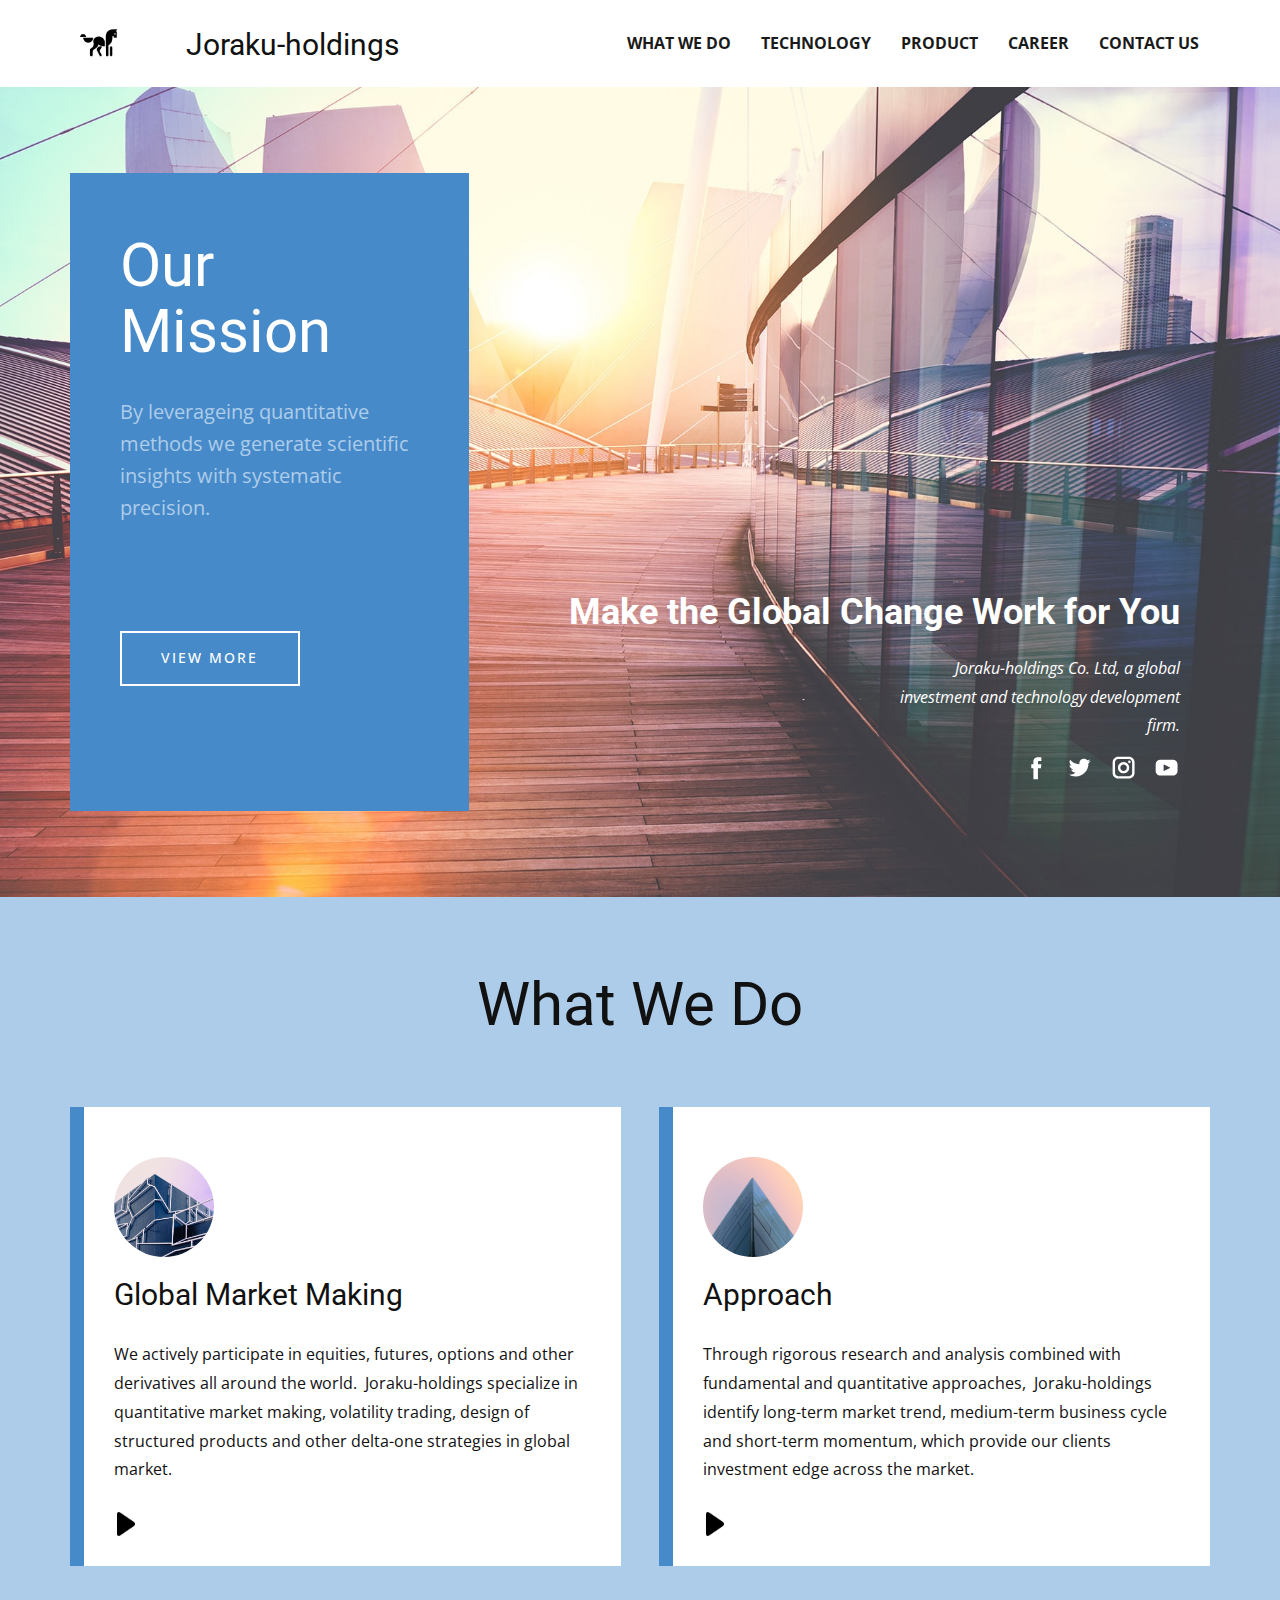
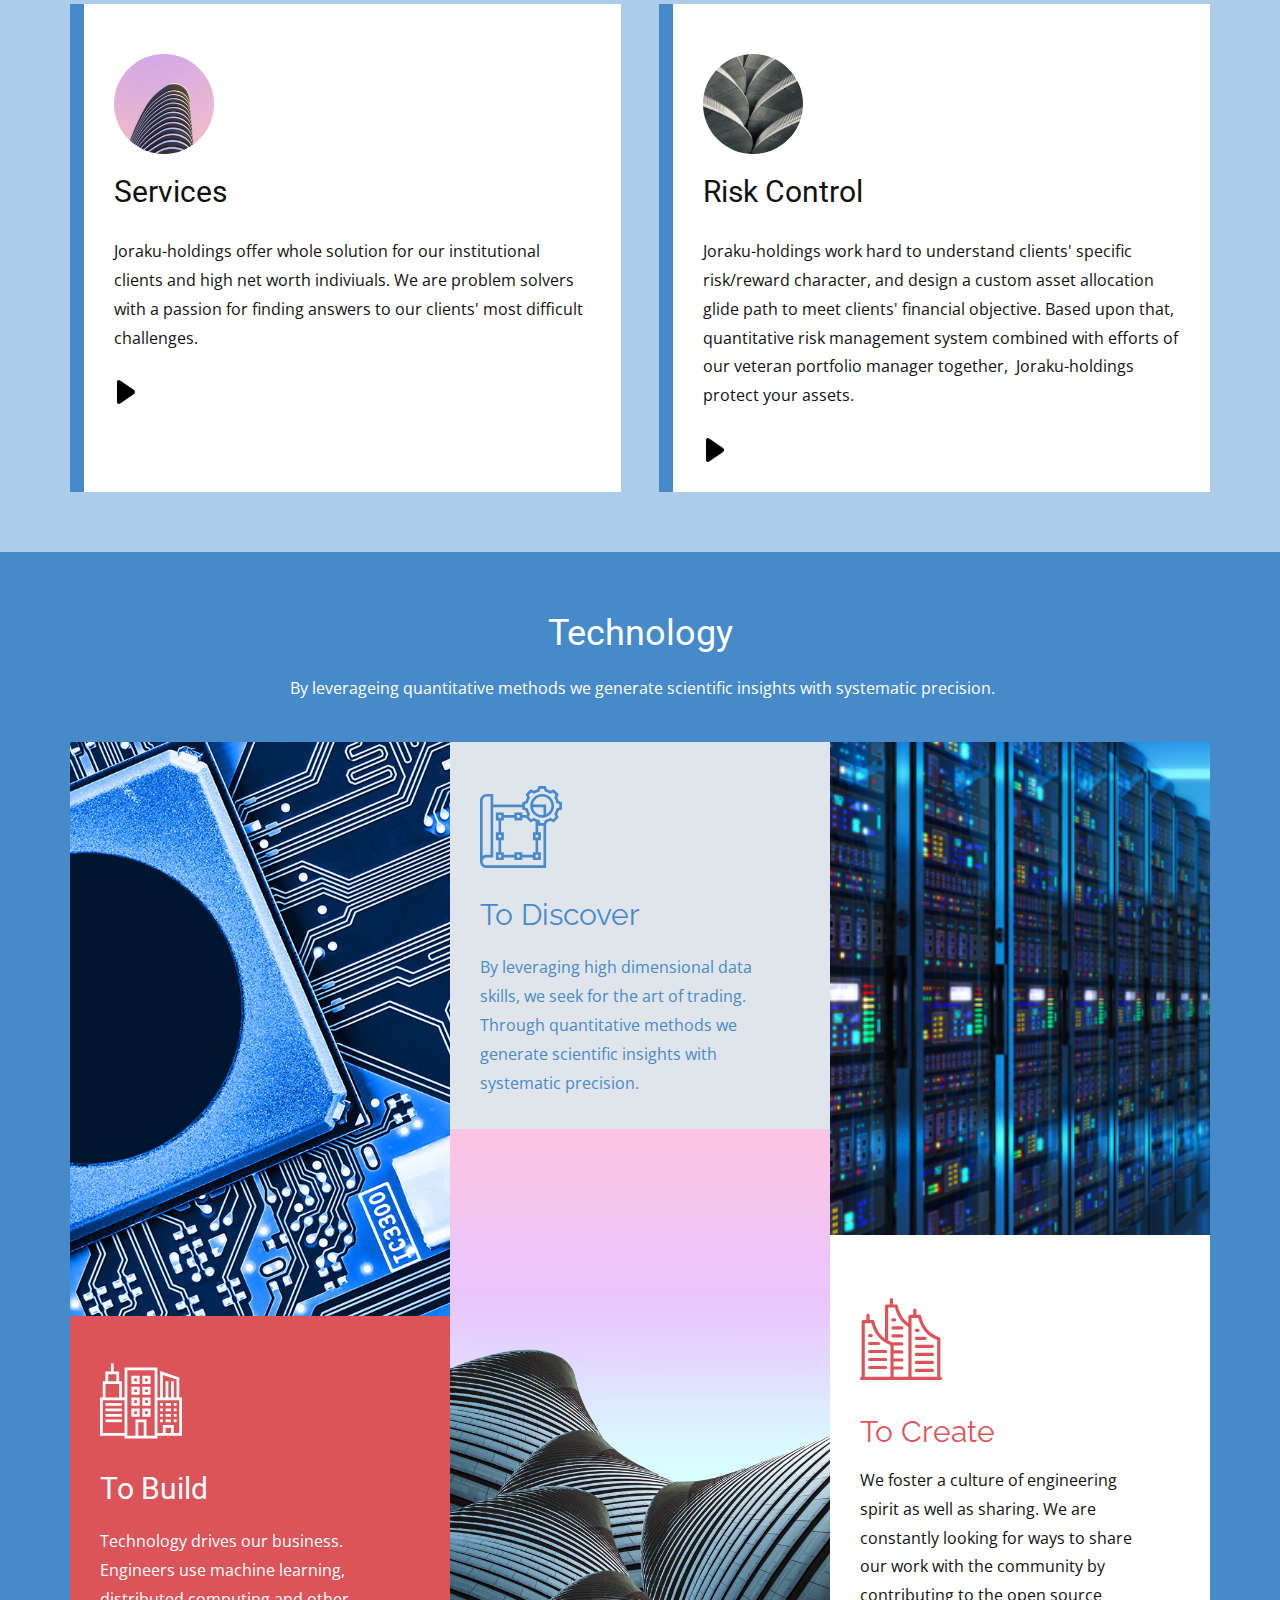
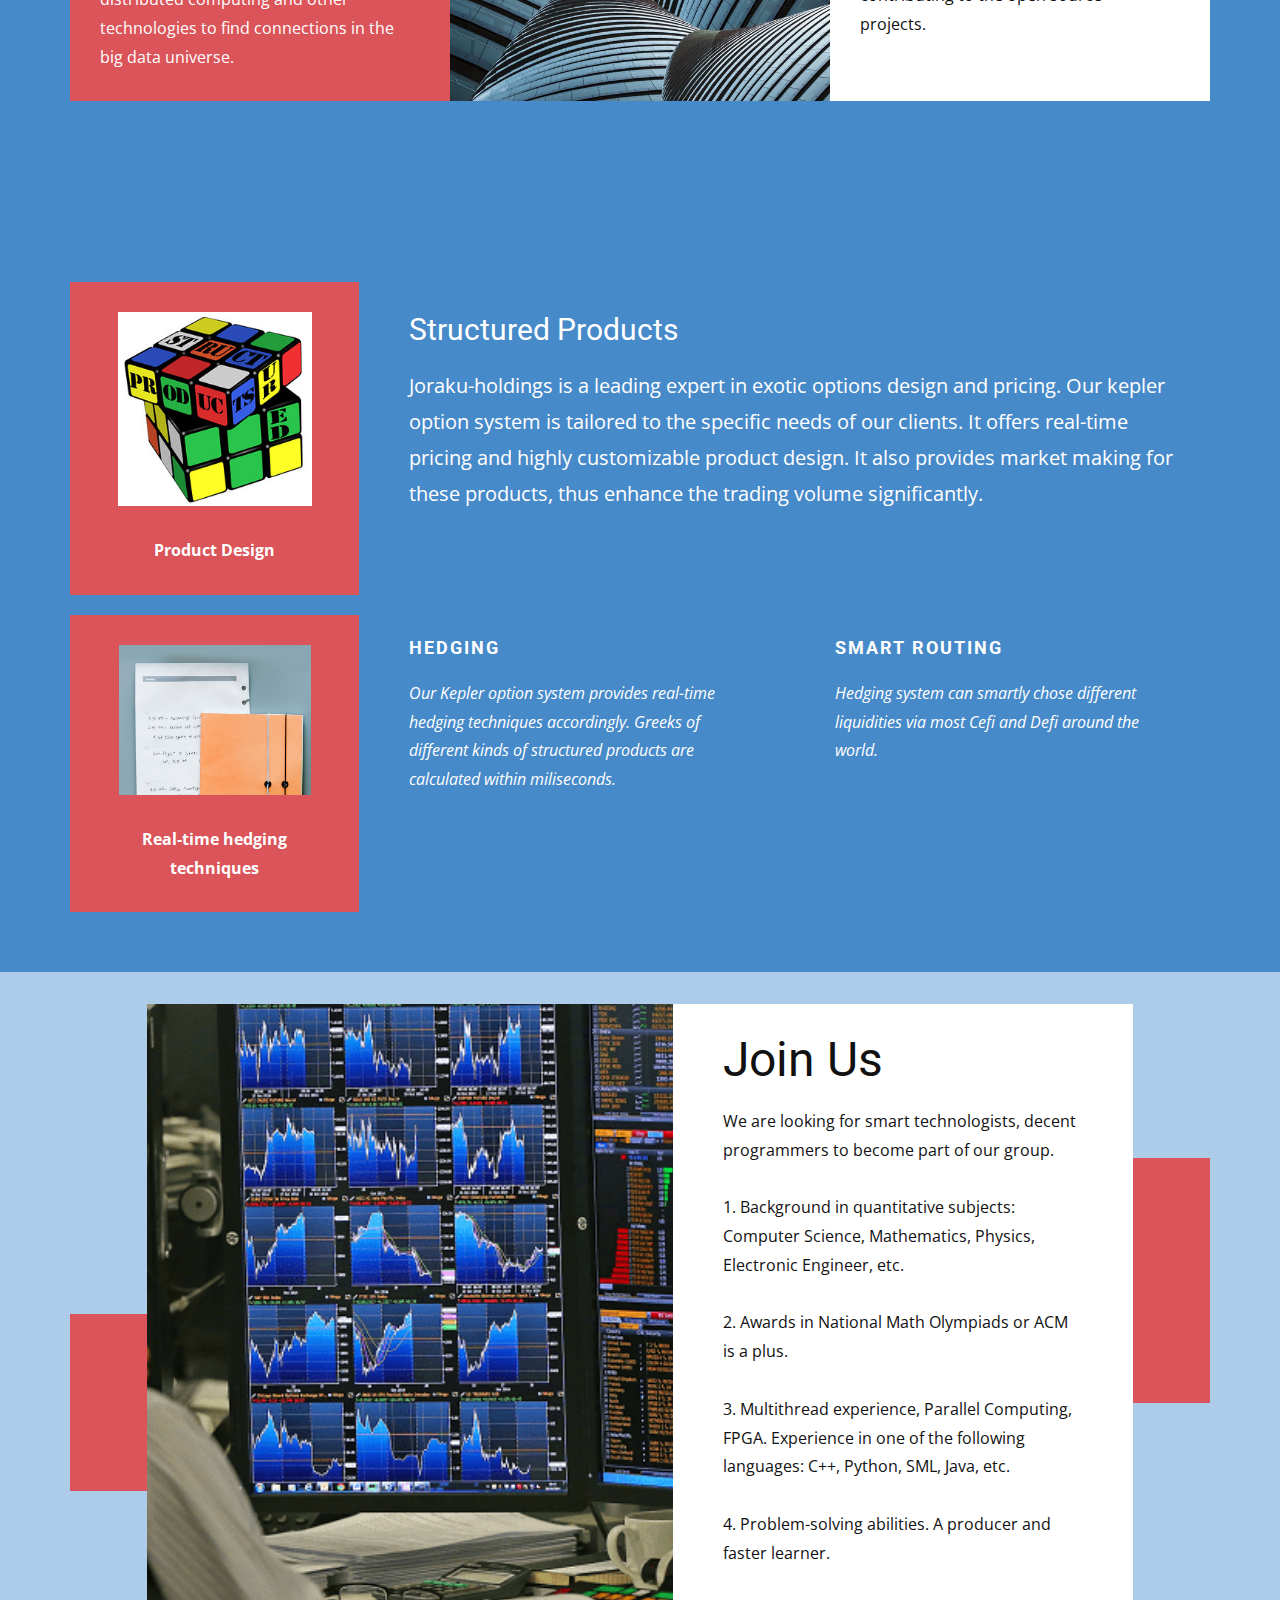
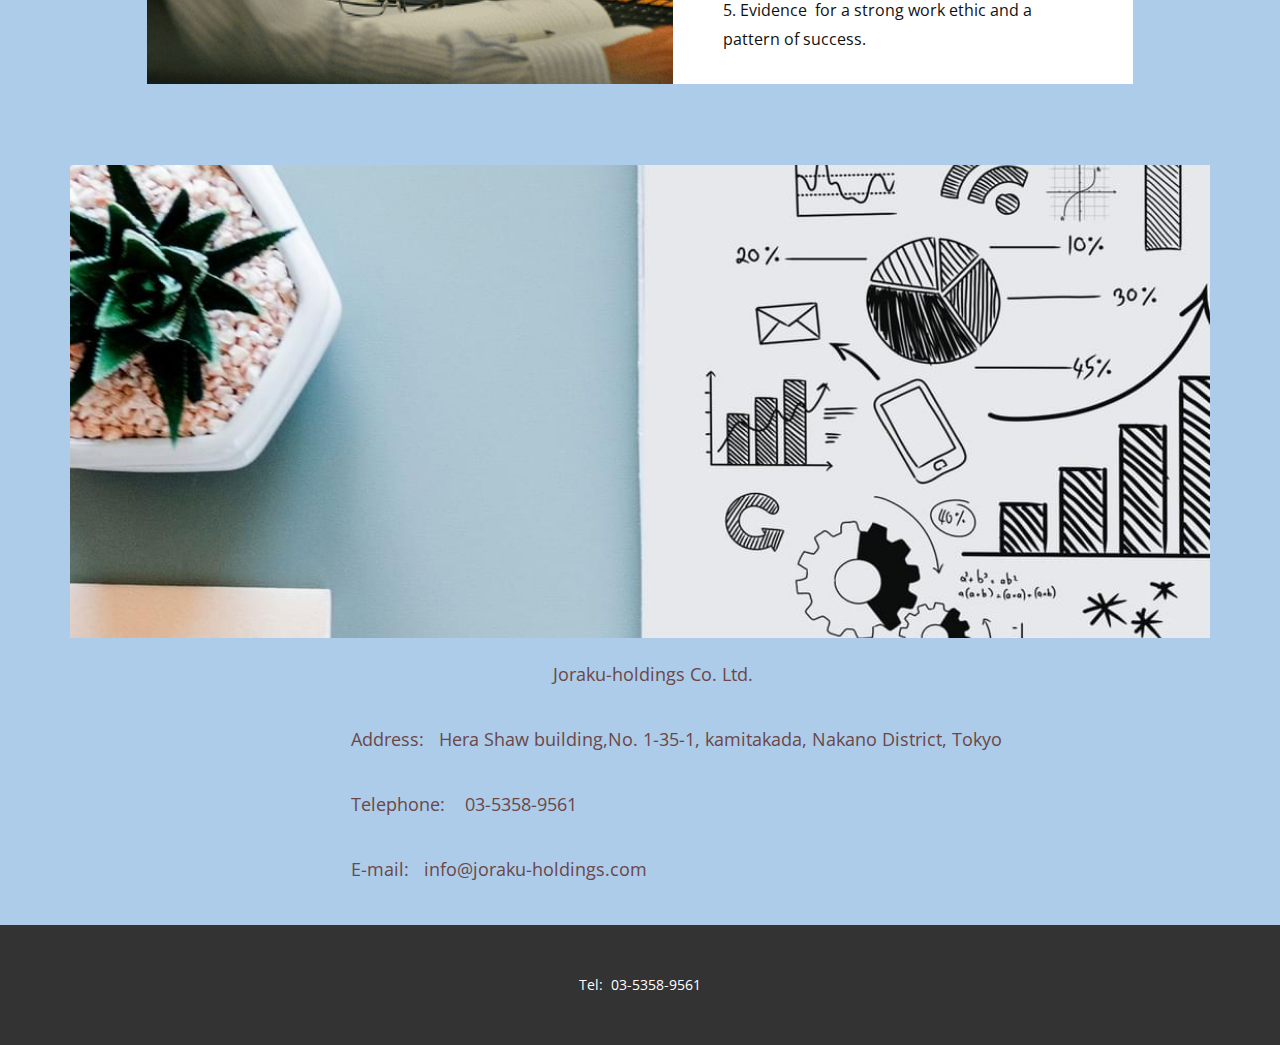
<file: index.html>
<!DOCTYPE html>
<html style="font-size: 16px;">
  <head>
    <meta name="viewport" content="width=device-width, initial-scale=1.0">
    <meta charset="utf-8">
    <meta name="keywords" content="Our Mission, The Future is Here, ​Architectural Design &amp;amp; Research, Architectural Agency, About Company, Our Team, ​Building Expertise">
    <meta name="description" content="">
    <meta name="page_type" content="np-template-header-footer-from-plugin">
    <title>What We Do</title>
    <link rel="stylesheet" href="nicepage.css" media="screen">
<link rel="stylesheet" href="What-We-Do.css" media="screen">
    <script class="u-script" type="text/javascript" src="jquery.js" defer=""></script>
    <script class="u-script" type="text/javascript" src="nicepage.js" defer=""></script>
    <meta name="generator" content="Nicepage 4.10.5, nicepage.com">
    <link id="u-theme-google-font" rel="stylesheet" href="https://fonts.googleapis.com/css?family=Roboto:100,100i,300,300i,400,400i,500,500i,700,700i,900,900i|Open+Sans:300,300i,400,400i,500,500i,600,600i,700,700i,800,800i">
    <link id="u-page-google-font" rel="stylesheet" href="https://fonts.googleapis.com/css?family=Raleway:100,100i,200,200i,300,300i,400,400i,500,500i,600,600i,700,700i,800,800i,900,900i">
    
    
    
    
    
    
    
    <script type="application/ld+json">{
		"@context": "http://schema.org",
		"@type": "Organization",
		"name": "",
		"logo": "images/Horse.png"
}</script>
    <meta name="theme-color" content="#478ac9">
    <meta property="og:title" content="What We Do">
    <meta property="og:type" content="website">
  </head>
  <body data-home-page="What-We-Do.html" data-home-page-title="What We Do" class="u-body u-xl-mode"><header class="u-clearfix u-header u-header" id="sec-9993"><div class="u-clearfix u-sheet u-valign-middle u-sheet-1">
        <a href="https://nicepage.com" class="u-image u-logo u-image-1" data-image-width="800" data-image-height="600">
          <img src="images/Horse.png" class="u-logo-image u-logo-image-1">
        </a>
        <nav class="u-menu u-menu-dropdown u-offcanvas u-menu-1">
          <div class="menu-collapse" style="font-size: 1rem; letter-spacing: 0px; font-weight: 700; text-transform: uppercase;">
            <a class="u-button-style u-custom-active-border-color u-custom-border u-custom-border-color u-custom-borders u-custom-hover-border-color u-custom-left-right-menu-spacing u-custom-padding-bottom u-custom-text-active-color u-custom-text-color u-custom-text-hover-color u-custom-top-bottom-menu-spacing u-nav-link u-text-active-palette-1-base u-text-hover-palette-2-base" href="#">
              <svg class="u-svg-link" viewBox="0 0 24 24"><use xmlns:xlink="http://www.w3.org/1999/xlink" xlink:href="#menu-hamburger"></use></svg>
              <svg class="u-svg-content" version="1.1" id="menu-hamburger" viewBox="0 0 16 16" x="0px" y="0px" xmlns:xlink="http://www.w3.org/1999/xlink" xmlns="http://www.w3.org/2000/svg"><g><rect y="1" width="16" height="2"></rect><rect y="7" width="16" height="2"></rect><rect y="13" width="16" height="2"></rect>
</g></svg>
            </a>
          </div>
          <div class="u-custom-menu u-nav-container">
            <ul class="u-nav u-spacing-30 u-unstyled u-nav-1"><li class="u-nav-item"><a class="u-border-2 u-border-active-grey-90 u-border-hover-grey-50 u-border-no-left u-border-no-right u-border-no-top u-button-style u-nav-link u-text-active-grey-90 u-text-grey-90 u-text-hover-grey-90" href="What-We-Do.html#sec-f9d8" data-page-id="50193155" style="padding: 10px 0px;">What We Do</a>
</li><li class="u-nav-item"><a class="u-border-2 u-border-active-grey-90 u-border-hover-grey-50 u-border-no-left u-border-no-right u-border-no-top u-button-style u-nav-link u-text-active-grey-90 u-text-grey-90 u-text-hover-grey-90" href="What-We-Do.html#carousel_5ddf" data-page-id="50193155" style="padding: 10px 0px;">Technology</a>
</li><li class="u-nav-item"><a class="u-border-2 u-border-active-grey-90 u-border-hover-grey-50 u-border-no-left u-border-no-right u-border-no-top u-button-style u-nav-link u-text-active-grey-90 u-text-grey-90 u-text-hover-grey-90" href="What-We-Do.html#carousel_ca67" data-page-id="50193155" style="padding: 10px 0px;">Product</a>
</li><li class="u-nav-item"><a class="u-border-2 u-border-active-grey-90 u-border-hover-grey-50 u-border-no-left u-border-no-right u-border-no-top u-button-style u-nav-link u-text-active-grey-90 u-text-grey-90 u-text-hover-grey-90" href="What-We-Do.html#carousel_d6a1" data-page-id="50193155" style="padding: 10px 0px;">Career</a>
</li><li class="u-nav-item"><a class="u-border-2 u-border-active-grey-90 u-border-hover-grey-50 u-border-no-left u-border-no-right u-border-no-top u-button-style u-nav-link u-text-active-grey-90 u-text-grey-90 u-text-hover-grey-90" href="What-We-Do.html#carousel_13d1" data-page-id="50193155" style="padding: 10px 0px;">Contact Us</a>
</li></ul>
          </div>
          <div class="u-custom-menu u-nav-container-collapse">
            <div class="u-black u-container-style u-inner-container-layout u-opacity u-opacity-95 u-sidenav">
              <div class="u-inner-container-layout u-sidenav-overflow">
                <div class="u-menu-close"></div>
                <ul class="u-align-center u-nav u-popupmenu-items u-unstyled u-nav-2"><li class="u-nav-item"><a class="u-button-style u-nav-link" href="What-We-Do.html#sec-f9d8" data-page-id="50193155">What We Do</a>
</li><li class="u-nav-item"><a class="u-button-style u-nav-link" href="What-We-Do.html#carousel_5ddf" data-page-id="50193155">Technology</a>
</li><li class="u-nav-item"><a class="u-button-style u-nav-link" href="What-We-Do.html#carousel_ca67" data-page-id="50193155">Product</a>
</li><li class="u-nav-item"><a class="u-button-style u-nav-link" href="What-We-Do.html#carousel_d6a1" data-page-id="50193155">Career</a>
</li><li class="u-nav-item"><a class="u-button-style u-nav-link" href="What-We-Do.html#carousel_13d1" data-page-id="50193155">Contact Us</a>
</li></ul>
              </div>
            </div>
            <div class="u-black u-menu-overlay u-opacity u-opacity-70"></div>
          </div>
        </nav>
        <h3 class="u-text u-text-default u-text-1"> Joraku-holdings</h3>
      </div></header> 
    <section class="u-clearfix u-image u-section-1" id="sec-cd44">
      <div class="u-clearfix u-sheet u-sheet-1">
        <div class="u-clearfix u-layout-wrap u-layout-wrap-1">
          <div class="u-layout">
            <div class="u-layout-row">
              <div class="u-align-left u-container-style u-layout-cell u-left-cell u-palette-1-base u-shape-rectangle u-size-21-lg u-size-21-xl u-size-23-md u-size-23-sm u-size-23-xs u-layout-cell-1">
                <div class="u-container-layout u-valign-top u-container-layout-1">
                  <h1 class="u-text u-text-1">Our Mission</h1>
                  <p class="u-large-text u-text u-text-palette-1-light-2 u-text-variant u-text-2">By leverageing quantitative methods we generate scientific insights with systematic precision.</p>
                  <p class="u-text u-text-default u-text-3">&nbsp;&nbsp;</p>
                  <a href="What-We-Do.html#sec-f9d8" data-page-id="50193155" class="u-border-2 u-border-active-white u-border-hover-white u-border-white u-btn u-button-style u-hover-white u-none u-text-active-palette-1-base u-text-hover-palette-1-base u-btn-1">view more</a>
                </div>
              </div>
              <div class="u-align-right u-container-style u-layout-cell u-right-cell u-size-37-md u-size-37-sm u-size-37-xs u-size-39-lg u-size-39-xl u-layout-cell-2">
                <div class="u-container-layout u-valign-bottom u-container-layout-2">
                  <h2 class="u-text u-text-body-alt-color u-text-4">Make the Global Change Work for You</h2>
                  <p class="u-text u-text-body-alt-color u-text-5">Joraku-holdings Co. Ltd, a global investment and technology development firm.</p>
                  <div class="u-social-icons u-spacing-16 u-social-icons-1">
                    <a class="u-social-url" target="_blank" href=""><span class="u-icon u-icon-circle u-social-facebook u-social-icon u-text-white u-icon-1"><svg class="u-svg-link" preserveAspectRatio="xMidYMin slice" viewBox="0 0 112 112" style=""><use xmlns:xlink="http://www.w3.org/1999/xlink" xlink:href="#svg-60c6"></use></svg><svg x="0px" y="0px" viewBox="0 0 112 112" id="svg-60c6" class="u-svg-content"><path d="M75.5,28.8H65.4c-1.5,0-4,0.9-4,4.3v9.4h13.9l-1.5,15.8H61.4v45.1H42.8V58.3h-8.8V42.4h8.8V32.2 c0-7.4,3.4-18.8,18.8-18.8h13.8v15.4H75.5z"></path></svg></span>
                    </a>
                    <a class="u-social-url" target="_blank" href=""><span class="u-icon u-icon-circle u-social-icon u-social-twitter u-text-white u-icon-2"><svg class="u-svg-link" preserveAspectRatio="xMidYMin slice" viewBox="0 0 112 112" style=""><use xmlns:xlink="http://www.w3.org/1999/xlink" xlink:href="#svg-52c2"></use></svg><svg x="0px" y="0px" viewBox="0 0 112 112" id="svg-52c2" class="u-svg-content"><path d="M92.2,38.2c0,0.8,0,1.6,0,2.3c0,24.3-18.6,52.4-52.6,52.4c-10.6,0.1-20.2-2.9-28.5-8.2 c1.4,0.2,2.9,0.2,4.4,0.2c8.7,0,16.7-2.9,23-7.9c-8.1-0.2-14.9-5.5-17.3-12.8c1.1,0.2,2.4,0.2,3.4,0.2c1.6,0,3.3-0.2,4.8-0.7 c-8.4-1.6-14.9-9.2-14.9-18c0-0.2,0-0.2,0-0.2c2.5,1.4,5.4,2.2,8.4,2.3c-5-3.3-8.3-8.9-8.3-15.4c0-3.4,1-6.5,2.5-9.2 c9.1,11.1,22.7,18.5,38,19.2c-0.2-1.4-0.4-2.8-0.4-4.3c0.1-10,8.3-18.2,18.5-18.2c5.4,0,10.1,2.2,13.5,5.7c4.3-0.8,8.1-2.3,11.7-4.5 c-1.4,4.3-4.3,7.9-8.1,10.1c3.7-0.4,7.3-1.4,10.6-2.9C98.9,32.3,95.7,35.5,92.2,38.2z"></path></svg></span>
                    </a>
                    <a class="u-social-url" target="_blank" href=""><span class="u-icon u-icon-circle u-social-icon u-social-instagram u-text-white u-icon-3"><svg class="u-svg-link" preserveAspectRatio="xMidYMin slice" viewBox="0 0 112 112" style=""><use xmlns:xlink="http://www.w3.org/1999/xlink" xlink:href="#svg-24b3"></use></svg><svg x="0px" y="0px" viewBox="0 0 112 112" id="svg-24b3" class="u-svg-content"><path d="M55.9,32.9c-12.8,0-23.2,10.4-23.2,23.2s10.4,23.2,23.2,23.2s23.2-10.4,23.2-23.2S68.7,32.9,55.9,32.9z M55.9,69.4c-7.4,0-13.3-6-13.3-13.3c-0.1-7.4,6-13.3,13.3-13.3s13.3,6,13.3,13.3C69.3,63.5,63.3,69.4,55.9,69.4z"></path><path d="M79.7,26.8c-3,0-5.4,2.5-5.4,5.4s2.5,5.4,5.4,5.4c3,0,5.4-2.5,5.4-5.4S82.7,26.8,79.7,26.8z"></path><path d="M78.2,11H33.5C21,11,10.8,21.3,10.8,33.7v44.7c0,12.6,10.2,22.8,22.7,22.8h44.7c12.6,0,22.7-10.2,22.7-22.7 V33.7C100.8,21.1,90.6,11,78.2,11z M91,78.4c0,7.1-5.8,12.8-12.8,12.8H33.5c-7.1,0-12.8-5.8-12.8-12.8V33.7 c0-7.1,5.8-12.8,12.8-12.8h44.7c7.1,0,12.8,5.8,12.8,12.8V78.4z"></path></svg></span>
                    </a>
                    <a class="u-social-url" target="_blank" href="#"><span class="u-icon u-icon-circle u-social-icon u-social-youtube u-text-white u-icon-4"><svg class="u-svg-link" preserveAspectRatio="xMidYMin slice" viewBox="0 0 112 112" style=""><use xmlns:xlink="http://www.w3.org/1999/xlink" xlink:href="#svg-b189"></use></svg><svg x="0px" y="0px" viewBox="0 0 112 112" id="svg-b189" class="u-svg-content"><path d="M82.3,24H29.7C19.3,24,11,32.5,11,43v26.7c0,10.5,8.3,19,18.7,19h52.5c10.3,0,18.7-8.5,18.7-19V43 C101,32.5,92.7,24,82.3,24L82.3,24z M69.7,57.6L45.1,69.5c-0.7,0.2-1.4-0.2-1.4-0.8V44.1c0-0.7,0.8-1.3,1.4-0.8l24.6,12.6 C70.4,56.2,70.4,57.3,69.7,57.6L69.7,57.6z"></path></svg></span>
                    </a>
                  </div>
                </div>
              </div>
            </div>
          </div>
        </div>
      </div>
    </section>
    <section class="u-align-left u-clearfix u-palette-1-light-2 u-section-2" id="sec-f9d8">
      <div class="u-clearfix u-sheet u-sheet-1">
        <h2 class="u-align-center u-text u-text-default u-text-1"> What We Do</h2>
        <div class="u-expanded-width u-list u-list-1">
          <div class="u-repeater u-repeater-1">
            <div class="u-align-left u-border-14 u-border-no-bottom u-border-no-right u-border-no-top u-border-palette-1-base u-container-style u-custom-border u-list-item u-repeater-item u-shape-rectangle u-white u-list-item-1">
              <div class="u-container-layout u-similar-container u-container-layout-1">
                <div class="u-image u-image-circle u-image-1" alt="" data-image-width="714" data-image-height="1080"></div>
                <h3 class="u-text u-text-2"> Global Market Making</h3>
                <p class="u-text u-text-3">We actively participate in equities, futures, options and other derivatives all around the world.&nbsp; ​​Joraku-holdings specialize in quantitative market making, volatility trading, design of structured products and other delta-one strategies in global market.</p><span class="u-file-icon u-icon u-icon-1"><img src="images/254434.png" alt=""></span>
              </div>
            </div>
            <div class="u-align-left u-border-14 u-border-no-bottom u-border-no-right u-border-no-top u-border-palette-1-base u-container-style u-custom-border u-list-item u-repeater-item u-shape-rectangle u-white u-list-item-2">
              <div class="u-container-layout u-similar-container u-container-layout-2">
                <div class="u-image u-image-circle u-image-2" alt="" data-image-width="1000" data-image-height="1500"></div>
                <h3 class="u-text u-text-4"> Approach</h3>
                <p class="u-text u-text-5">Through rigorous research and analysis combined with fundamental and quantitative approaches,&nbsp; ​Joraku-holdings identify long-term market trend, medium-term business cycle and short-term momentum, which provide our clients investment edge across the market.&nbsp;</p><span class="u-file-icon u-icon u-icon-2"><img src="images/254434.png" alt=""></span>
              </div>
            </div>
            <div class="u-align-left u-border-14 u-border-no-bottom u-border-no-right u-border-no-top u-border-palette-1-base u-container-style u-custom-border u-list-item u-repeater-item u-shape-rectangle u-white u-list-item-3">
              <div class="u-container-layout u-similar-container u-container-layout-3">
                <div class="u-image u-image-circle u-image-3" alt="" data-image-width="720" data-image-height="1080"></div>
                <h3 class="u-text u-text-6">Services</h3>
                <p class="u-text u-text-7"> Joraku-holdings offer whole solution for our institutional clients and high net worth indiviuals. We are problem solvers with a passion for finding answers to our clients' most difficult challenges.</p><span class="u-file-icon u-icon u-icon-3"><img src="images/254434.png" alt=""></span>
              </div>
            </div>
            <div class="u-align-left u-border-14 u-border-no-bottom u-border-no-right u-border-no-top u-border-palette-1-base u-container-style u-custom-border u-list-item u-repeater-item u-shape-rectangle u-white u-list-item-4">
              <div class="u-container-layout u-similar-container u-container-layout-4">
                <div class="u-image u-image-circle u-image-4" alt="" data-image-width="1440" data-image-height="1080"></div>
                <h3 class="u-text u-text-8"> Risk Control</h3>
                <p class="u-text u-text-9"> Joraku-holdings&nbsp;work hard to understand clients' specific risk/reward character, and design a custom asset allocation glide path to meet clients' financial objective. Based upon that, quantitative risk management system combined with efforts of our veteran portfolio manager together,&nbsp; ​Joraku-holdings protect your assets.</p><span class="u-file-icon u-icon u-icon-4"><img src="images/254434.png" alt=""></span>
              </div>
            </div>
          </div>
        </div>
      </div>
    </section>
    <section class="u-align-center u-clearfix u-palette-1-base u-section-3" id="carousel_5ddf">
      <div class="u-clearfix u-sheet u-valign-middle u-sheet-1">
        <h2 class="u-text u-text-default-lg u-text-default-md u-text-default-sm u-text-default-xl u-text-1">Technology</h2>
        <p class="u-text u-text-2">&nbsp;By leverageing quantitative methods we generate scientific insights with systematic precision.</p>
        <div class="u-clearfix u-gutter-0 u-layout-wrap u-layout-wrap-1">
          <div class="u-gutter-0 u-layout">
            <div class="u-layout-row">
              <div class="u-size-20 u-size-30-md">
                <div class="u-layout-col">
                  <div class="u-container-style u-image u-layout-cell u-left-cell u-size-20 u-image-1" data-image-width="1600" data-image-height="800">
                    <div class="u-container-layout u-valign-bottom u-container-layout-1"></div>
                  </div>
                  <div class="u-align-left u-container-style u-layout-cell u-left-cell u-palette-2-base u-shape-rectangle u-size-40 u-layout-cell-2">
                    <div class="u-container-layout u-container-layout-2"><span class="u-icon u-icon-circle u-radius-15 u-icon-1"><svg class="u-svg-link" preserveAspectRatio="xMidYMin slice" viewBox="0 0 480 480" style=""><use xmlns:xlink="http://www.w3.org/1999/xlink" xlink:href="#svg-618c"></use></svg><svg class="u-svg-content" viewBox="0 0 480 480" x="0px" y="0px" id="svg-618c" style="enable-background:new 0 0 480 480;"><g><g><path d="M464,220V102.232L352,64.896V220h-16V44H144v176h-16v-96h-16V68H80V20H64v48H32v56H16v96H0v224h144v16h192v-16h144V220    H464z M48,84h48v40H48V84z M32,140h80v80H32V140z M144,428H16V236h128V428z M256,444h-32v-80h32V444z M320,444h-48v-96h-64v96h-48    V60h160V444z M368,87.104l80,26.664V220h-16v-96h-16v96h-16v-96h-16v96h-16V87.104z M416,428h-32v-32h32V428z M464,428h-32v-48    h-64v48h-32V236h128V428z"></path>
</g>
</g><g><g><rect x="32" y="252" width="96" height="16"></rect>
</g>
</g><g><g><rect x="32" y="284" width="96" height="16"></rect>
</g>
</g><g><g><rect x="32" y="316" width="96" height="16"></rect>
</g>
</g><g><g><rect x="32" y="348" width="96" height="16"></rect>
</g>
</g><g><g><path d="M184,92v48h48V92H184z M216,124h-16v-16h16V124z"></path>
</g>
</g><g><g><path d="M248,92v48h48V92H248z M280,124h-16v-16h16V124z"></path>
</g>
</g><g><g><path d="M184,156v48h48v-48H184z M216,188h-16v-16h16V188z"></path>
</g>
</g><g><g><path d="M248,156v48h48v-48H248z M280,188h-16v-16h16V188z"></path>
</g>
</g><g><g><path d="M184,220v48h48v-48H184z M216,252h-16v-16h16V252z"></path>
</g>
</g><g><g><path d="M248,220v48h48v-48H248z M280,252h-16v-16h16V252z"></path>
</g>
</g><g><g><path d="M184,284v48h48v-48H184z M216,316h-16v-16h16V316z"></path>
</g>
</g><g><g><path d="M248,284v48h48v-48H248z M280,316h-16v-16h16V316z"></path>
</g>
</g><g><g><rect x="352" y="252" width="16" height="16"></rect>
</g>
</g><g><g><rect x="384" y="252" width="32" height="16"></rect>
</g>
</g><g><g><rect x="432" y="252" width="16" height="16"></rect>
</g>
</g><g><g><rect x="352" y="284" width="16" height="16"></rect>
</g>
</g><g><g><rect x="384" y="284" width="32" height="16"></rect>
</g>
</g><g><g><rect x="432" y="284" width="16" height="16"></rect>
</g>
</g><g><g><rect x="352" y="316" width="16" height="16"></rect>
</g>
</g><g><g><rect x="384" y="316" width="32" height="16"></rect>
</g>
</g><g><g><rect x="432" y="316" width="16" height="16"></rect>
</g>
</g><g><g><rect x="352" y="348" width="16" height="16"></rect>
</g>
</g><g><g><rect x="384" y="348" width="32" height="16"></rect>
</g>
</g><g><g><rect x="432" y="348" width="16" height="16"></rect>
</g>
</g></svg></span>
                      <h3 class="u-text u-text-default u-text-3">To Build</h3>
                      <p class="u-text u-text-4"> Technology drives our business. Engineers use machine learning, distributed computing and other technologies to find connections in the big data universe.</p>
                    </div>
                  </div>
                </div>
              </div>
              <div class="u-size-20 u-size-30-md">
                <div class="u-layout-col">
                  <div class="u-align-left u-container-style u-layout-cell u-palette-5-light-2 u-size-40 u-layout-cell-3">
                    <div class="u-container-layout u-container-layout-3"><span class="u-icon u-icon-circle u-radius-15 u-text-palette-1-base u-icon-2"><svg class="u-svg-link" preserveAspectRatio="xMidYMin slice" viewBox="0 0 496 496" style=""><use xmlns:xlink="http://www.w3.org/1999/xlink" xlink:href="#svg-1fbc"></use></svg><svg class="u-svg-content" viewBox="0 0 496 496" id="svg-1fbc"><path d="m496 141.671875v-43.34375l-20.136719-7.054687c-2.160156-7.503907-5.152343-14.730469-8.941406-21.5625l9.253906-19.238282-30.648437-30.648437-19.238282 9.246093c-6.839843-3.789062-14.066406-6.789062-21.554687-8.941406l-7.0625-20.128906h-43.34375l-7.0625 20.136719c-7.496094 2.152343-14.714844 5.152343-21.554687 8.941406l-19.238282-9.246094-30.640625 30.648438 9.238281 19.246093c-3.789062 6.832032-6.78125 14.058594-8.933593 21.554688l-20.136719 7.046875v13.671875h-176v-64h-40c-22.054688 0-40 17.945312-40 40v368c0 22.054688 17.945312 40 40 40h360v-262.640625l4.734375-13.496094c7.496094-2.152343 14.714844-5.152343 21.554687-8.941406l19.238282 9.246094 30.648437-30.648438-9.253906-19.238281c3.796875-6.832031 6.789063-14.058594 8.941406-21.5625zm-480-53.671875c0-13.230469 10.769531-24 24-24h24v352h-24c-9 0-17.3125 2.992188-24 8.015625zm24 392c-13.230469 0-24-10.769531-24-24s10.769531-24 24-24h40v-304h176v13.671875l20.136719 7.054687c2.160156 7.503907 5.152343 14.722657 8.933593 21.554688l-2.742187 5.71875h-26.328125v-16h-48v16h-64v-16h-48v48h16v72h-16v48h16v72h-16v48h48v-16h64v16h48v-16h64v16h48v-48h-16v-72h16v-48h-16v-46.640625l2.328125 6.640625h29.671875v240zm296-168v-16h16v16zm0-32h-16v48h16v72h-16v16h-64v-16h-48v16h-64v-16h-16v-72h16v-48h-16v-72h16v-16h64v16h48v-16h22.296875l28.175781 28.175781 19.238282-9.246093c3.34375 1.855468 6.777343 3.503906 10.289062 4.964843zm16 136v16h-16v-16zm-112 0v16h-16v-16zm-112 0v16h-16v-16zm0-120v16h-16v-16zm-16-104v-16h16v16zm112 0v-16h16v16zm238.472656-55.519531-1.023437 4.230469c-2.144531 8.839843-5.640625 17.273437-10.394531 25.050781l-2.277344 3.710937 8.0625 16.765625-14.601563 14.601563-16.765625-8.054688-3.710937 2.269532c-7.792969 4.761718-16.21875 8.257812-25.058594 10.394531l-4.222656 1.023437-6.152344 17.527344h-20.65625l-6.152344-17.535156-4.222656-1.023438c-8.832031-2.136718-17.265625-5.632812-25.058594-10.394531l-3.710937-2.269531-16.765625 8.054687-14.609375-14.609375 8.054687-16.757812-2.261719-3.710938c-4.761718-7.785156-8.25-16.210937-10.394531-25.050781l-1.023437-4.230469-17.527344-6.144531v-20.65625l17.527344-6.152344 1.023437-4.230469c2.144531-8.839843 5.632813-17.273437 10.394531-25.050781l2.261719-3.710937-8.054687-16.757813 14.609375-14.609375 16.765625 8.054688 3.710937-2.269532c7.792969-4.761718 16.21875-8.257812 25.058594-10.394531l4.222656-1.023437 6.152344-17.527344h20.65625l6.152344 17.535156 4.222656 1.023438c8.832031 2.136718 17.265625 5.632812 25.058594 10.394531l3.710937 2.269531 16.765625-8.054687 14.601563 14.601562-8.0625 16.765625 2.277344 3.710938c4.753906 7.777344 8.25 16.203125 10.394531 25.050781l1.023437 4.230469 17.527344 6.144531v20.65625zm0 0"></path><path d="m376 48c-39.703125 0-72 32.304688-72 72s32.296875 72 72 72 72-32.304688 72-72-32.296875-72-72-72zm-55.359375 80h63.359375v47.359375c-2.625.375-5.28125.640625-8 .640625-28.152344 0-51.457031-20.902344-55.359375-48zm79.359375 42.519531v-58.519531h-79.359375c3.902344-27.097656 27.207031-48 55.359375-48 30.871094 0 56 25.121094 56 56 0 22.28125-13.113281 41.511719-32 50.519531zm0 0"></path></svg></span>
                      <h3 class="u-custom-font u-font-raleway u-text u-text-default u-text-palette-1-base u-text-5">To Discover</h3>
                      <p class="u-text u-text-palette-1-base u-text-6">By leveraging high dimensional data skills, we seek for the art of trading. Through quantitative methods we generate scientific insights with systematic precision.</p>
                    </div>
                  </div>
                  <div class="u-container-style u-image u-layout-cell u-size-20 u-image-2" data-image-width="764" data-image-height="956">
                    <div class="u-container-layout u-container-layout-4"></div>
                  </div>
                </div>
              </div>
              <div class="u-size-20 u-size-60-md">
                <div class="u-layout-col">
                  <div class="u-container-style u-image u-layout-cell u-right-cell u-size-20 u-image-3" data-image-width="624" data-image-height="300">
                    <div class="u-container-layout u-container-layout-5"></div>
                  </div>
                  <div class="u-align-left u-container-style u-layout-cell u-right-cell u-size-40 u-white u-layout-cell-6">
                    <div class="u-container-layout u-valign-middle u-container-layout-6"><span class="u-icon u-icon-circle u-radius-15 u-text-palette-2-base u-icon-3"><svg class="u-svg-link" preserveAspectRatio="xMidYMin slice" viewBox="0 0 512.002 512.002" style=""><use xmlns:xlink="http://www.w3.org/1999/xlink" xlink:href="#svg-934d"></use></svg><svg class="u-svg-content" viewBox="0 0 512.002 512.002" id="svg-934d"><g><path d="m502.002 492.002v-237.001c0-4.31-2.761-8.134-6.851-9.491-59.981-19.904-99.183-65.752-113.367-132.585-.98-4.62-5.06-7.924-9.782-7.924h-20v-30c0-5.522-4.477-10-10-10s-10 4.478-10 10v30h-20c-5.523 0-10 4.478-10 10v41.484c-33.538-24.601-56.289-61.777-66.219-108.561-.98-4.62-5.06-7.924-9.782-7.924h-20v-30c0-5.522-4.477-10-10-10s-10 4.478-10 10v30h-20c-5.523 0-10 4.478-10 10v203.543c-33.605-24.52-56.179-61.311-66.219-108.618-.98-4.62-5.06-7.924-9.782-7.924h-20v-30c0-5.522-4.477-10-10-10s-10 4.478-10 10v30h-20c-5.523 0-10 4.478-10 10v345c-5.523 0-10 4.478-10 10s4.477 10 10 10h492.001c5.523 0 10-4.478 10-10s-4.476-9.999-9.999-9.999zm-137.97-367.001c8.035 32.704 21.957 60.932 41.446 84.002 20.183 23.892 45.902 41.726 76.523 53.084v229.915h-160v-316.949c.001-.099.001-.197 0-.295v-49.757zm-188.031-65.001h42.032c13.092 53.214 41.959 94.677 83.969 120.581v311.421h-92.002v-45h51c5.523 0 10-4.478 10-10s-4.477-10-10-10h-51v-30h51c5.523 0 10-4.478 10-10s-4.477-10-10-10h-51v-30h51c5.523 0 10-4.478 10-10s-4.477-10-10-10h-51v-30h51c5.523 0 10-4.478 10-10s-4.477-10-10-10h-59.362c-9.028-3.079-17.578-6.752-25.637-11.002zm-146.001 97.002h42.031c8.035 32.705 21.957 60.933 41.447 84.003 20.183 23.892 45.901 41.726 76.522 53.083v197.914h-160z"></path><path d="m160 424.004h-99.999c-5.523 0-10 4.478-10 10s4.477 10 10 10h99.999c5.523 0 10-4.478 10-10s-4.477-10-10-10z"></path><path d="m160 374.004h-99.999c-5.523 0-10 4.478-10 10s4.477 10 10 10h99.999c5.523 0 10-4.478 10-10s-4.477-10-10-10z"></path><path d="m60.001 344.005h99.999c5.523 0 10-4.478 10-10s-4.477-10-10-10h-99.999c-5.523 0-10 4.478-10 10s4.477 10 10 10z"></path><path d="m60.001 294.005h54.999c5.523 0 10-4.478 10-10s-4.477-10-10-10h-54.999c-5.523 0-10 4.478-10 10s4.477 10 10 10z"></path><path d="m60.001 244.005h9.999c5.523 0 10-4.478 10-10s-4.477-10-10-10h-9.999c-5.523 0-10 4.478-10 10s4.477 10 10 10z"></path><path d="m352.002 462.002h100c5.523 0 10-4.478 10-10s-4.477-10-10-10h-100c-5.523 0-10 4.478-10 10s4.477 10 10 10z"></path><path d="m352.002 412.003h100c5.523 0 10-4.478 10-10s-4.477-10-10-10h-100c-5.523 0-10 4.478-10 10s4.477 10 10 10z"></path><path d="m352.002 362.003h100c5.523 0 10-4.478 10-10s-4.477-10-10-10h-100c-5.523 0-10 4.478-10 10s4.477 10 10 10z"></path><path d="m352.002 312.003h100c5.523 0 10-4.478 10-10s-4.477-10-10-10h-100c-5.523 0-10 4.478-10 10s4.477 10 10 10z"></path><path d="m352.002 262.003h54.999c5.523 0 10-4.478 10-10s-4.477-10-10-10h-54.999c-5.523 0-10 4.478-10 10s4.477 10 10 10z"></path><path d="m352.002 212.004h9.999c5.523 0 10-4.478 10-10s-4.477-10-10-10h-9.999c-5.523 0-10 4.478-10 10s4.477 10 10 10z"></path><path d="m206.002 247.003h54.998c5.523 0 10-4.478 10-10s-4.477-10-10-10h-54.999c-5.523 0-10 4.478-10 10s4.478 10 10.001 10z"></path><path d="m206.002 197.003h54.998c5.523 0 10-4.478 10-10s-4.477-10-10-10h-54.999c-5.523 0-10 4.478-10 10s4.478 10 10.001 10z"></path><path d="m206.002 147.003h9.998c5.523 0 10-4.478 10-10s-4.477-10-10-10h-9.999c-5.523 0-10 4.478-10 10s4.478 10 10.001 10z"></path>
</g></svg></span>
                      <h3 class="u-custom-font u-font-raleway u-text u-text-default u-text-palette-2-base u-text-7">To Create</h3>
                      <p class="u-text u-text-8">We foster a culture of engineering spirit as well as sharing. We are constantly looking for ways to share our work with the community by contributing to the open source projects.</p>
                    </div>
                  </div>
                </div>
              </div>
            </div>
          </div>
        </div>
        <p class="u-text u-text-default u-text-9">&nbsp;&nbsp;<br>
        </p>
      </div>
    </section>
    <section class="u-clearfix u-palette-1-base u-section-4" id="carousel_ca67">
      <div class="u-clearfix u-sheet u-valign-middle u-sheet-1">
        <div class="u-clearfix u-expanded-width u-gutter-20 u-layout-wrap u-layout-wrap-1">
          <div class="u-layout">
            <div class="u-layout-row">
              <div class="u-size-16">
                <div class="u-layout-col">
                  <div class="u-size-30">
                    <div class="u-layout-row">
                      <div class="u-align-center u-container-style u-layout-cell u-palette-2-base u-shape-rectangle u-size-60 u-layout-cell-1">
                        <div class="u-container-layout u-valign-middle u-container-layout-1"><span class="u-file-icon u-icon u-spacing-10 u-icon-1"><img src="images/66.jpg" alt=""></span>
                          <p class="u-text u-text-body-alt-color u-text-1">Product Design</p>
                        </div>
                      </div>
                    </div>
                  </div>
                  <div class="u-size-30">
                    <div class="u-layout-row">
                      <div class="u-align-center u-container-style u-layout-cell u-palette-2-base u-radius-4 u-shape-round u-size-60 u-layout-cell-2">
                        <div class="u-container-layout u-valign-middle u-container-layout-2"><span class="u-file-icon u-icon u-spacing-10 u-icon-2"><img src="images/7442a5ae603d27d1cf50ce8be906c2bd.jpeg" alt=""></span>
                          <p class="u-text u-text-body-alt-color u-text-2">Real-time hedging techniques</p>
                        </div>
                      </div>
                    </div>
                  </div>
                </div>
              </div>
              <div class="u-size-44">
                <div class="u-layout-col">
                  <div class="u-size-30">
                    <div class="u-layout-row">
                      <div class="u-container-style u-layout-cell u-size-60 u-layout-cell-3">
                        <div class="u-container-layout u-valign-top u-container-layout-3">
                          <h3 class="u-text u-text-default u-text-3"> Structured Products</h3>
                          <p class="u-text u-text-4"> Joraku-holdings&nbsp;is a leading expert in exotic options design and pricing. Our kepler option system is tailored to the specific needs of our clients. It offers real-time pricing and highly customizable product design. It also provides market making for these products, thus enhance the trading volume significantly.</p>
                        </div>
                      </div>
                    </div>
                  </div>
                  <div class="u-size-30">
                    <div class="u-layout-row">
                      <div class="u-size-30">
                        <div class="u-layout-col">
                          <div class="u-container-style u-layout-cell u-size-60 u-layout-cell-4">
                            <div class="u-container-layout u-container-layout-4">
                              <h6 class="u-text u-text-default u-text-5">Hedging<br>
                              </h6>
                              <p class="u-text u-text-6">Our Kepler option system provides real-time hedging techniques accordingly. Greeks of different kinds of structured products are calculated within miliseconds.</p>
                            </div>
                          </div>
                        </div>
                      </div>
                      <div class="u-size-30">
                        <div class="u-layout-col">
                          <div class="u-container-style u-layout-cell u-size-60 u-layout-cell-5">
                            <div class="u-container-layout u-container-layout-5">
                              <h6 class="u-text u-text-default u-text-7">Smart Routing</h6>
                              <p class="u-text u-text-8"> Hedging system can smartly chose different liquidities via most Cefi and Defi around the world.</p>
                            </div>
                          </div>
                        </div>
                      </div>
                    </div>
                  </div>
                </div>
              </div>
            </div>
          </div>
        </div>
      </div>
    </section>
    <section class="u-align-center u-clearfix u-palette-1-light-2 u-section-5" id="carousel_d6a1">
      <div class="u-clearfix u-sheet u-valign-middle-lg u-valign-middle-sm u-valign-middle-xl u-valign-middle-xs u-sheet-1">
        <div class="u-palette-2-base u-shape u-shape-rectangle u-shape-1"></div>
        <div class="u-palette-2-base u-shape u-shape-rectangle u-shape-2"></div>
        <div class="u-clearfix u-layout-wrap u-layout-wrap-1">
          <div class="u-layout">
            <div class="u-layout-row">
              <div class="u-container-style u-image u-layout-cell u-left-cell u-size-32 u-image-1" data-image-width="730" data-image-height="440">
                <div class="u-container-layout u-valign-bottom u-container-layout-1"></div>
              </div>
              <div class="u-align-left u-container-style u-layout-cell u-right-cell u-size-28 u-white u-layout-cell-2">
                <div class="u-container-layout u-valign-middle u-container-layout-2">
                  <h2 class="u-text u-text-1">Join Us</h2>
                  <p class="u-text u-text-2">We are looking for smart technologists, decent programmers to become part of our group.<br>
                    <br>1. Background in quantitative subjects: Computer Science, Mathematics, Physics, Electronic Engineer, etc.<br>
                    <br>2. Awards in National Math Olympiads or ACM is a plus.<br>
                    <br>3. Multithread experience, Parallel Computing, FPGA. Experience in one of the following languages: C++, Python, SML, Java, etc.<br>
                    <br>4. Problem-solving abilities. A producer and faster learner.<br>
                    <br>5. Evidence&nbsp; for a strong work ethic and a pattern of success.
                  </p>
                  <a href="https://nicepage.studio" class="u-active-palette-1-base u-border-2 u-border-active-palette-1-base u-border-hover-palette-1-base u-border-palette-1-base u-btn u-button-style u-hidden-lg u-hidden-md u-hidden-sm u-hidden-xl u-hover-palette-1-base u-none u-text-active-white u-text-hover-white u-btn-1"><span class="u-icon"></span>&nbsp;view more
                  </a>
                </div>
              </div>
            </div>
          </div>
        </div>
      </div>
    </section>
    <section class="u-clearfix u-palette-1-light-2 u-section-6" id="carousel_13d1">
      <div class="u-clearfix u-sheet u-valign-middle-xs u-sheet-1">
        <img alt="" class="u-expanded-width u-image u-image-default u-image-1" data-image-width="1103" data-image-height="1080" src="images/93ca41f399f3196923c769da96fc2aec.jpeg">
        <p class="u-text u-text-palette-2-dark-2 u-text-1"> &nbsp; &nbsp; &nbsp; &nbsp; &nbsp; &nbsp; &nbsp; &nbsp; &nbsp; &nbsp; &nbsp; &nbsp; &nbsp; &nbsp; &nbsp; &nbsp; &nbsp; &nbsp; &nbsp; &nbsp; &nbsp; &nbsp; &nbsp; &nbsp; <span style="font-size: 1.125rem;">&nbsp; Joraku-holdings Co. Ltd.<br>
            <br>Address: ​&nbsp; Hera Shaw building,No. 1-35-1, kamitakada, Nakano  District, Tokyo<br>
            <br>Telephone:&nbsp; &nbsp; 03-5358-9561<br>
            <br>E-mail:&nbsp; &nbsp;info@joraku-holdings.com
          </span>
        </p>
        <p class="u-align-right u-text u-text-default u-text-2">&nbsp;&nbsp;</p>
      </div>
    </section>
    
    
    <footer class="u-align-center u-clearfix u-footer u-grey-80 u-footer" id="sec-9690"><div class="u-clearfix u-sheet u-sheet-1">
        <p class="u-small-text u-text u-text-variant u-text-1">Tel: ​ 03-5358-9561<br>
        </p>
      </div></footer>
  
  </body>
</html>
</file>
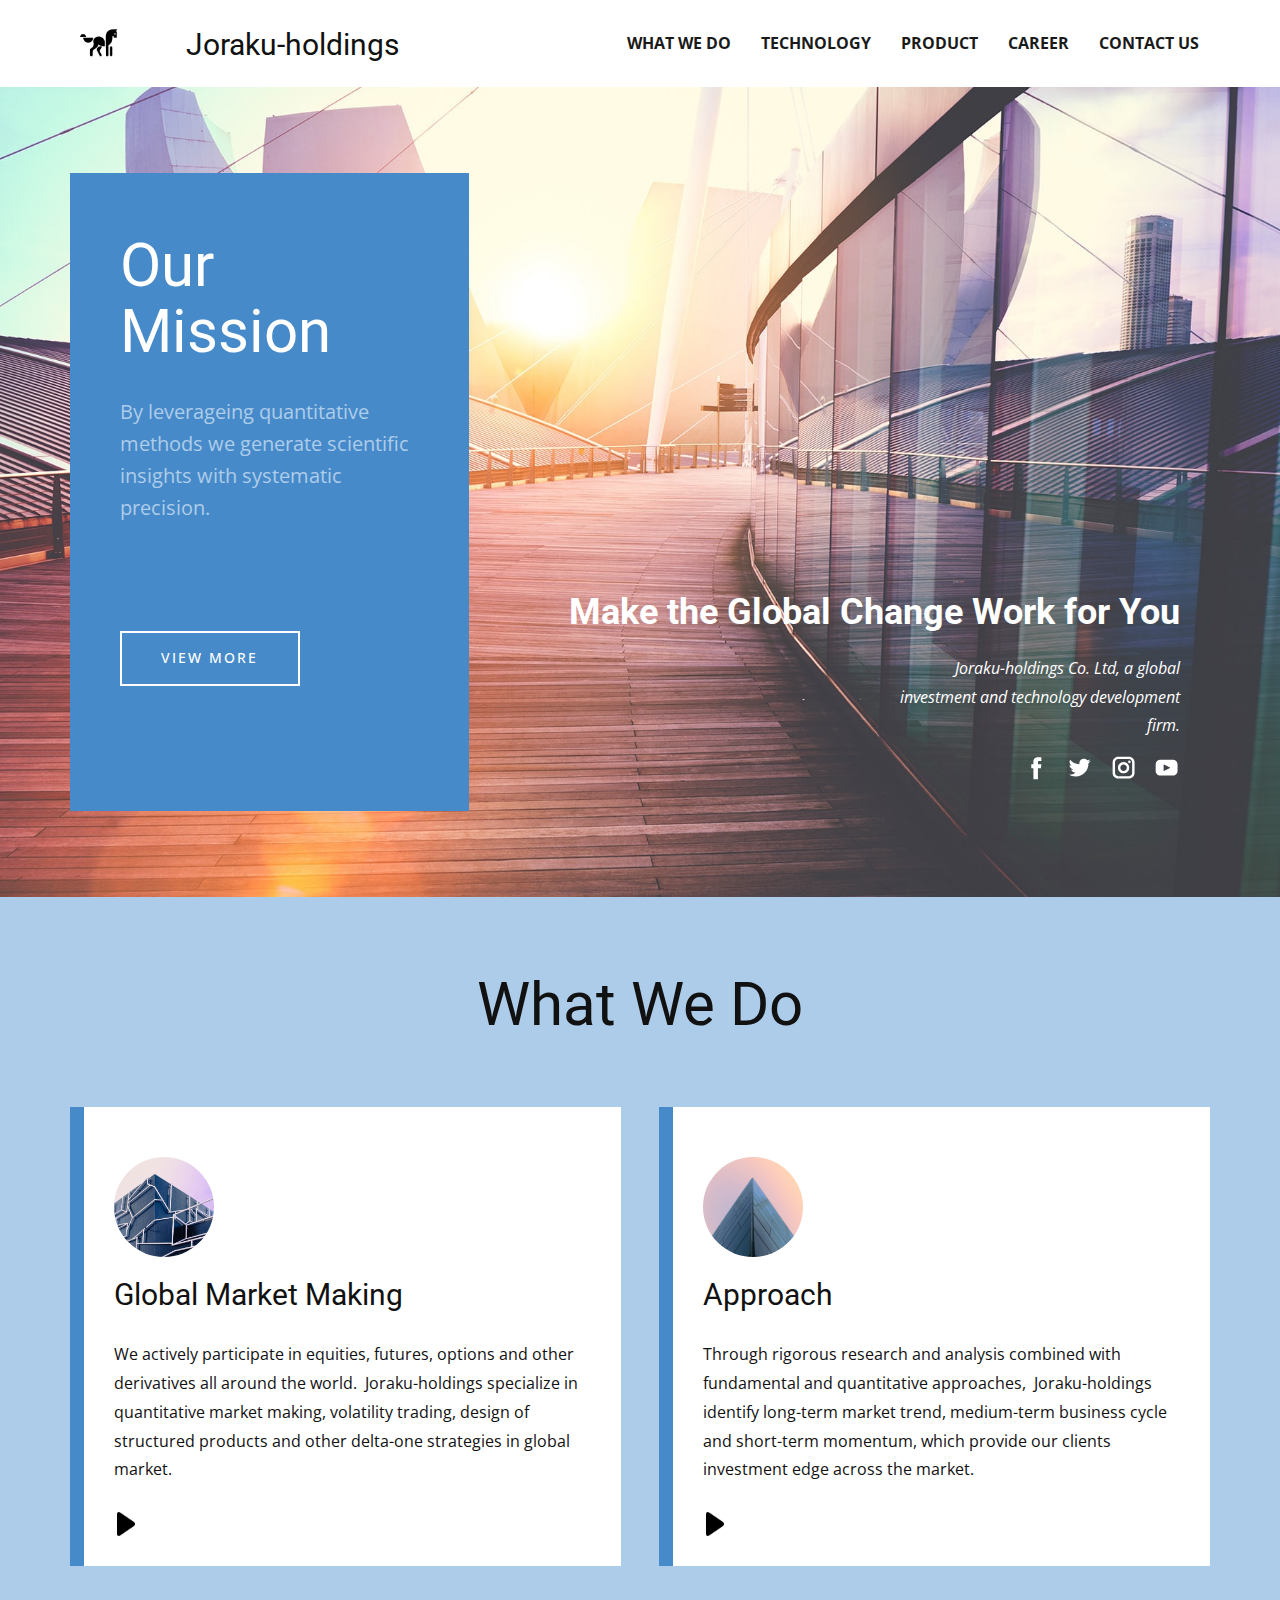
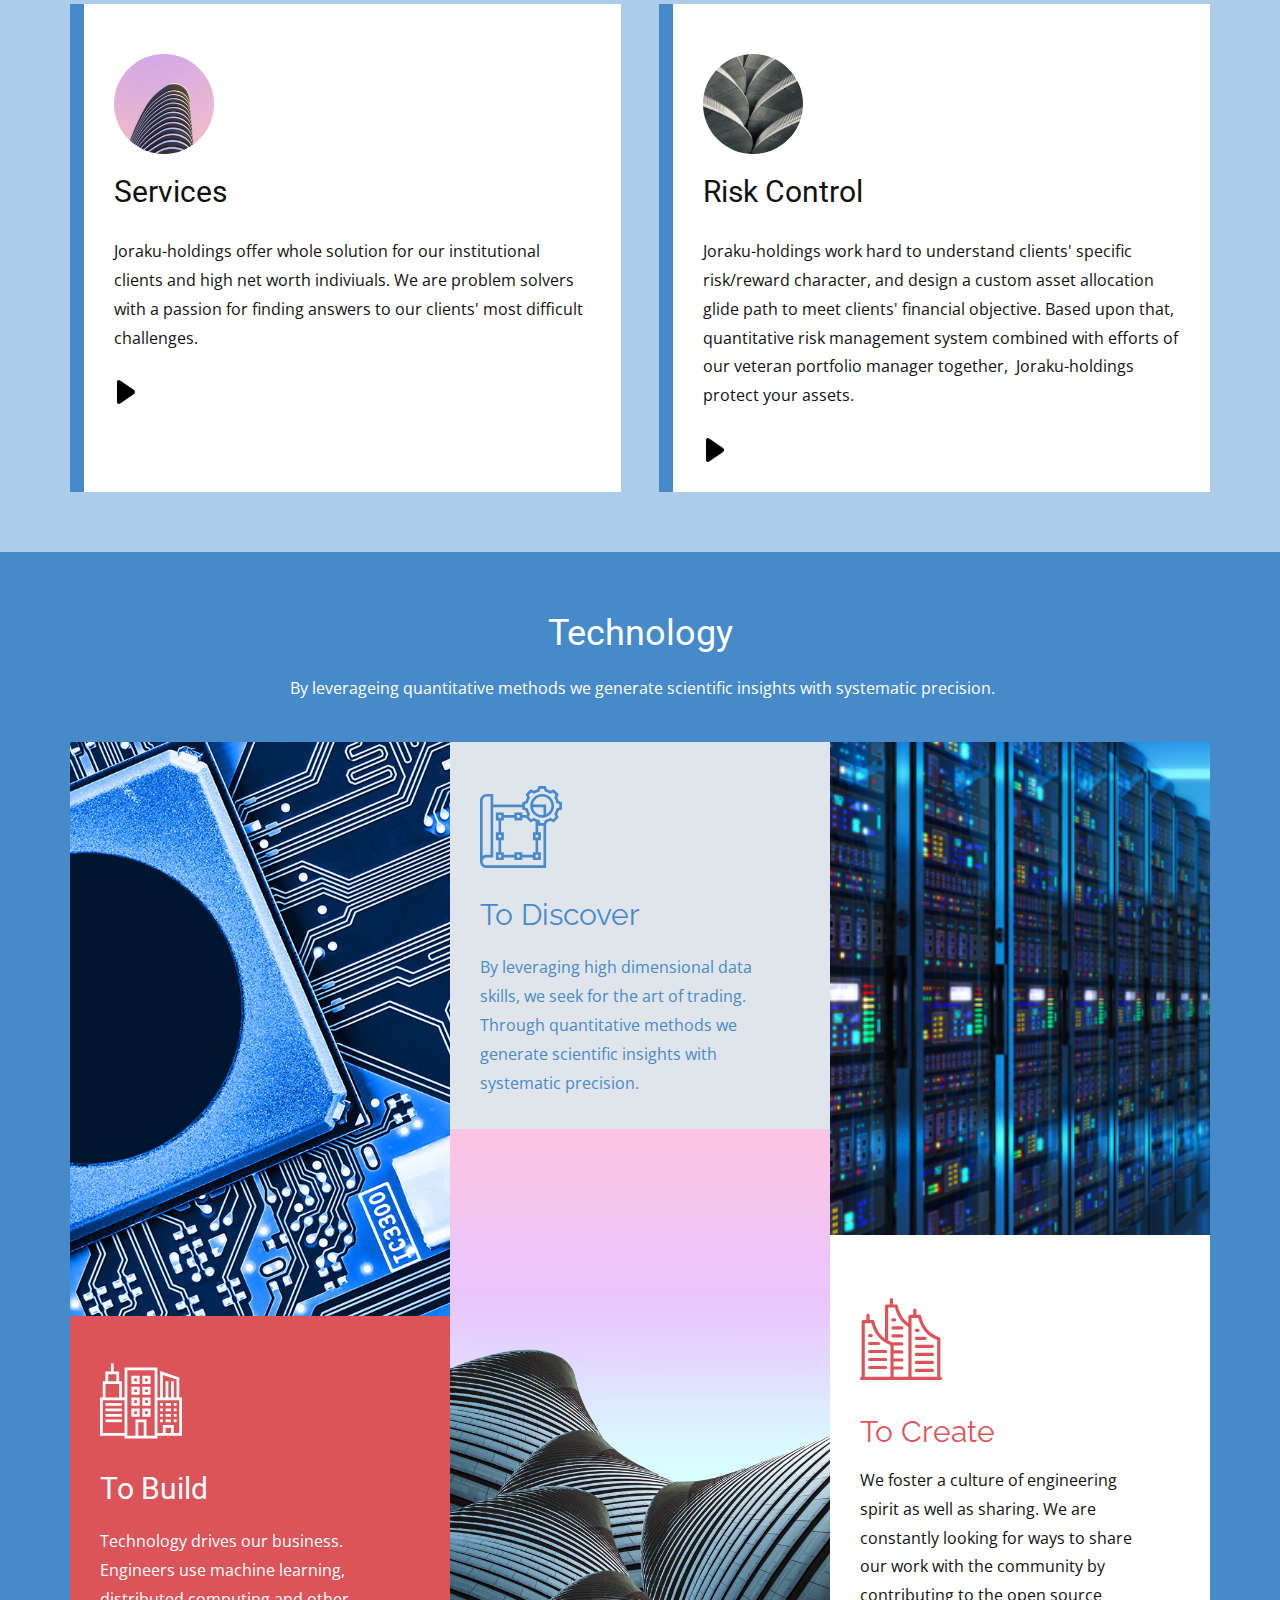
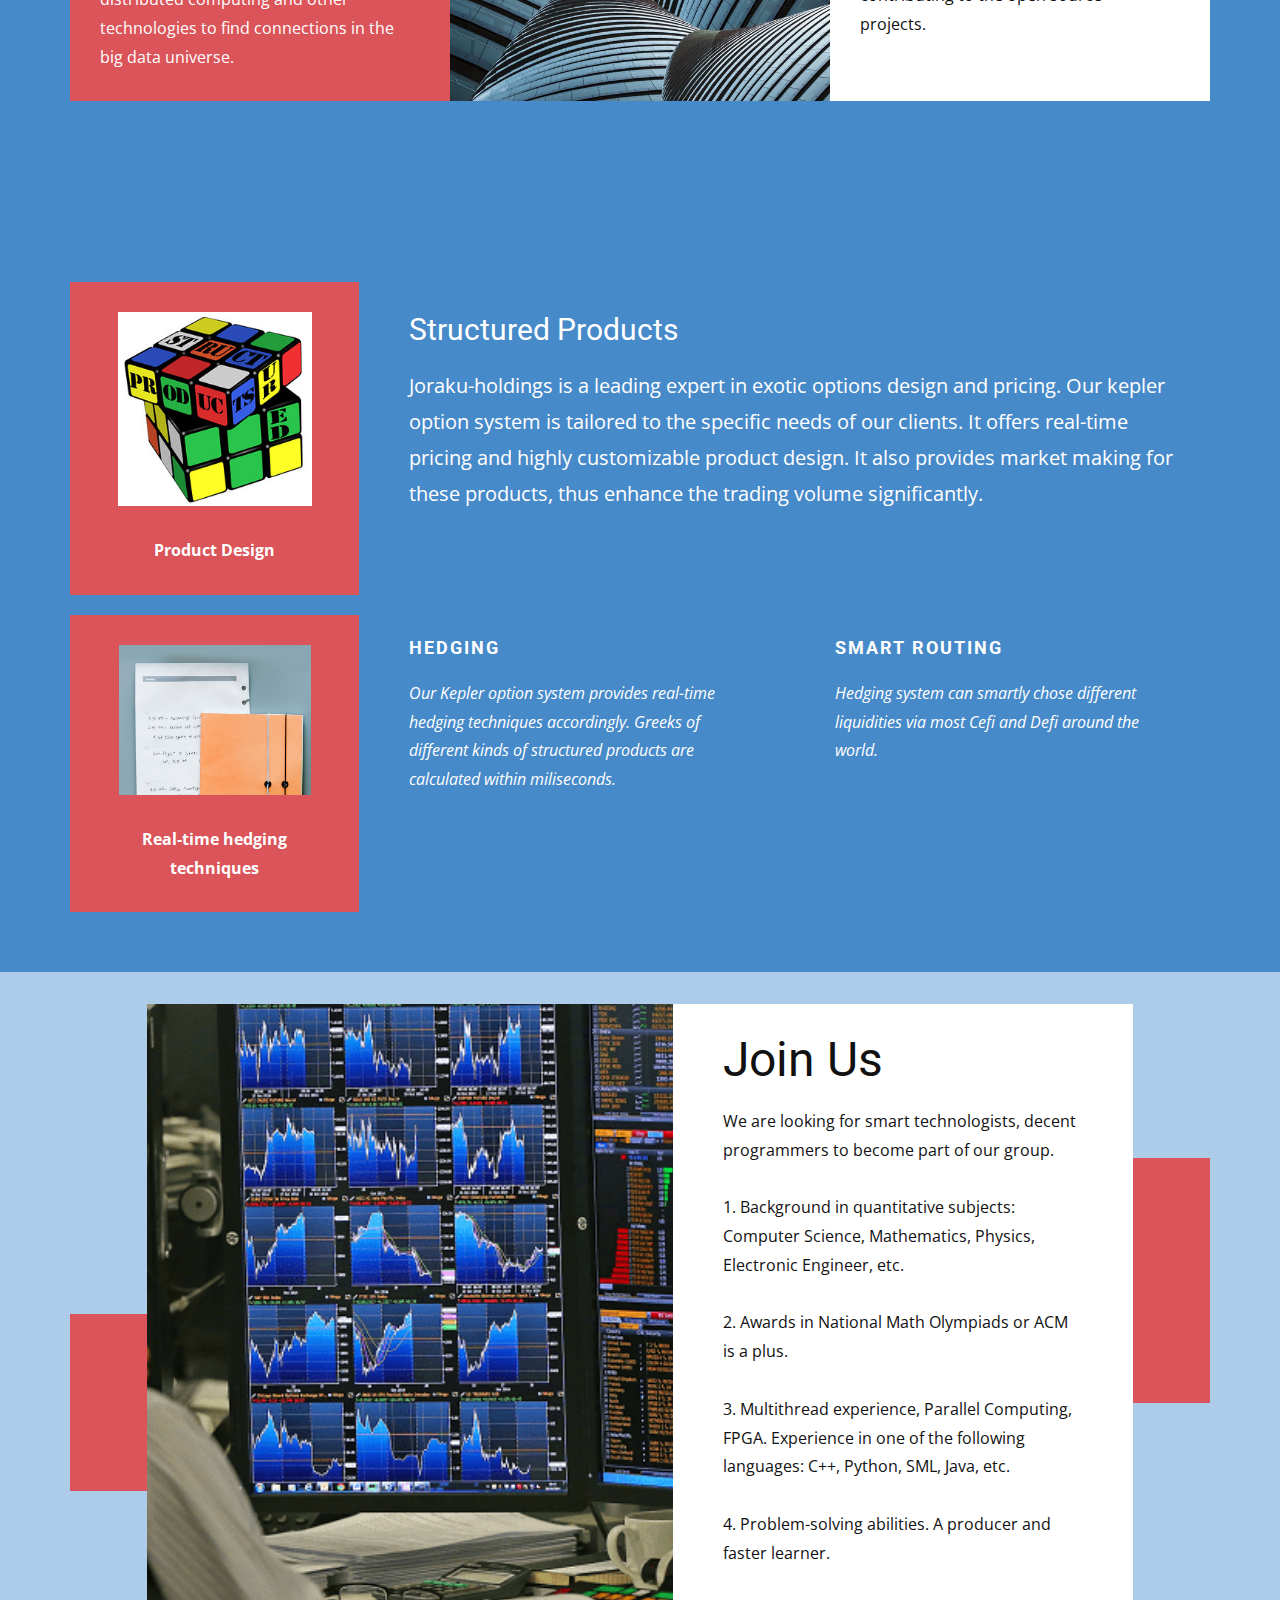
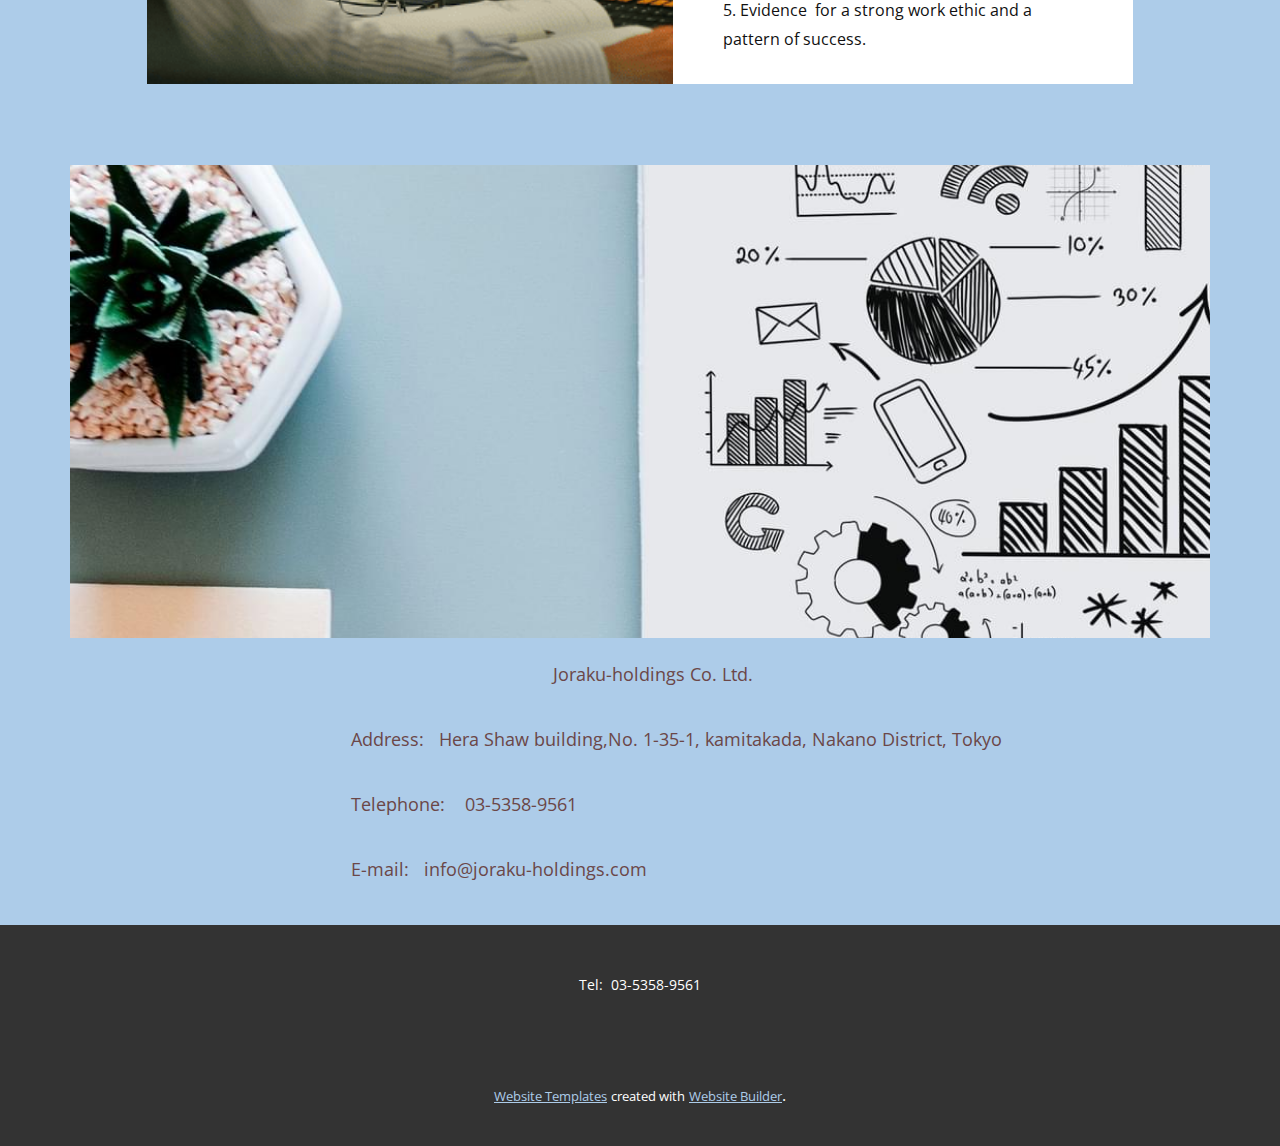
<file: What-We-Do.html>
<!DOCTYPE html>
<html style="font-size: 16px;">
  <head>
    <meta name="viewport" content="width=device-width, initial-scale=1.0">
    <meta charset="utf-8">
    <meta name="keywords" content="Our Mission, The Future is Here, ​Architectural Design &amp;amp; Research, Architectural Agency, About Company, Our Team, ​Building Expertise">
    <meta name="description" content="">
    <meta name="page_type" content="np-template-header-footer-from-plugin">
    <title>What We Do</title>
    <link rel="stylesheet" href="nicepage.css" media="screen">
<link rel="stylesheet" href="What-We-Do.css" media="screen">
    <script class="u-script" type="text/javascript" src="jquery.js" defer=""></script>
    <script class="u-script" type="text/javascript" src="nicepage.js" defer=""></script>
    <meta name="generator" content="Nicepage 4.10.5, nicepage.com">
    <link id="u-theme-google-font" rel="stylesheet" href="https://fonts.googleapis.com/css?family=Roboto:100,100i,300,300i,400,400i,500,500i,700,700i,900,900i|Open+Sans:300,300i,400,400i,500,500i,600,600i,700,700i,800,800i">
    <link id="u-page-google-font" rel="stylesheet" href="https://fonts.googleapis.com/css?family=Raleway:100,100i,200,200i,300,300i,400,400i,500,500i,600,600i,700,700i,800,800i,900,900i">
    
    
    
    
    
    
    
    <script type="application/ld+json">{
		"@context": "http://schema.org",
		"@type": "Organization",
		"name": "",
		"logo": "images/Horse.png"
}</script>
    <meta name="theme-color" content="#478ac9">
    <meta property="og:title" content="What We Do">
    <meta property="og:type" content="website">
  </head>
  <body class="u-body u-xl-mode"><header class="u-clearfix u-header u-header" id="sec-9993"><div class="u-clearfix u-sheet u-valign-middle u-sheet-1">
        <a href="https://nicepage.com" class="u-image u-logo u-image-1" data-image-width="800" data-image-height="600">
          <img src="images/Horse.png" class="u-logo-image u-logo-image-1">
        </a>
        <nav class="u-menu u-menu-dropdown u-offcanvas u-menu-1">
          <div class="menu-collapse" style="font-size: 1rem; letter-spacing: 0px; font-weight: 700; text-transform: uppercase;">
            <a class="u-button-style u-custom-active-border-color u-custom-border u-custom-border-color u-custom-borders u-custom-hover-border-color u-custom-left-right-menu-spacing u-custom-padding-bottom u-custom-text-active-color u-custom-text-color u-custom-text-hover-color u-custom-top-bottom-menu-spacing u-nav-link u-text-active-palette-1-base u-text-hover-palette-2-base" href="#">
              <svg class="u-svg-link" viewBox="0 0 24 24"><use xmlns:xlink="http://www.w3.org/1999/xlink" xlink:href="#menu-hamburger"></use></svg>
              <svg class="u-svg-content" version="1.1" id="menu-hamburger" viewBox="0 0 16 16" x="0px" y="0px" xmlns:xlink="http://www.w3.org/1999/xlink" xmlns="http://www.w3.org/2000/svg"><g><rect y="1" width="16" height="2"></rect><rect y="7" width="16" height="2"></rect><rect y="13" width="16" height="2"></rect>
</g></svg>
            </a>
          </div>
          <div class="u-custom-menu u-nav-container">
            <ul class="u-nav u-spacing-30 u-unstyled u-nav-1"><li class="u-nav-item"><a class="u-border-2 u-border-active-grey-90 u-border-hover-grey-50 u-border-no-left u-border-no-right u-border-no-top u-button-style u-nav-link u-text-active-grey-90 u-text-grey-90 u-text-hover-grey-90" href="What-We-Do.html#sec-f9d8" data-page-id="50193155" style="padding: 10px 0px;">What We Do</a>
</li><li class="u-nav-item"><a class="u-border-2 u-border-active-grey-90 u-border-hover-grey-50 u-border-no-left u-border-no-right u-border-no-top u-button-style u-nav-link u-text-active-grey-90 u-text-grey-90 u-text-hover-grey-90" href="What-We-Do.html#carousel_5ddf" data-page-id="50193155" style="padding: 10px 0px;">Technology</a>
</li><li class="u-nav-item"><a class="u-border-2 u-border-active-grey-90 u-border-hover-grey-50 u-border-no-left u-border-no-right u-border-no-top u-button-style u-nav-link u-text-active-grey-90 u-text-grey-90 u-text-hover-grey-90" href="What-We-Do.html#carousel_ca67" data-page-id="50193155" style="padding: 10px 0px;">Product</a>
</li><li class="u-nav-item"><a class="u-border-2 u-border-active-grey-90 u-border-hover-grey-50 u-border-no-left u-border-no-right u-border-no-top u-button-style u-nav-link u-text-active-grey-90 u-text-grey-90 u-text-hover-grey-90" href="What-We-Do.html#carousel_d6a1" data-page-id="50193155" style="padding: 10px 0px;">Career</a>
</li><li class="u-nav-item"><a class="u-border-2 u-border-active-grey-90 u-border-hover-grey-50 u-border-no-left u-border-no-right u-border-no-top u-button-style u-nav-link u-text-active-grey-90 u-text-grey-90 u-text-hover-grey-90" href="What-We-Do.html#carousel_13d1" data-page-id="50193155" style="padding: 10px 0px;">Contact Us</a>
</li></ul>
          </div>
          <div class="u-custom-menu u-nav-container-collapse">
            <div class="u-black u-container-style u-inner-container-layout u-opacity u-opacity-95 u-sidenav">
              <div class="u-inner-container-layout u-sidenav-overflow">
                <div class="u-menu-close"></div>
                <ul class="u-align-center u-nav u-popupmenu-items u-unstyled u-nav-2"><li class="u-nav-item"><a class="u-button-style u-nav-link" href="What-We-Do.html#sec-f9d8" data-page-id="50193155">What We Do</a>
</li><li class="u-nav-item"><a class="u-button-style u-nav-link" href="What-We-Do.html#carousel_5ddf" data-page-id="50193155">Technology</a>
</li><li class="u-nav-item"><a class="u-button-style u-nav-link" href="What-We-Do.html#carousel_ca67" data-page-id="50193155">Product</a>
</li><li class="u-nav-item"><a class="u-button-style u-nav-link" href="What-We-Do.html#carousel_d6a1" data-page-id="50193155">Career</a>
</li><li class="u-nav-item"><a class="u-button-style u-nav-link" href="What-We-Do.html#carousel_13d1" data-page-id="50193155">Contact Us</a>
</li></ul>
              </div>
            </div>
            <div class="u-black u-menu-overlay u-opacity u-opacity-70"></div>
          </div>
        </nav>
        <h3 class="u-text u-text-default u-text-1"> Joraku-holdings</h3>
      </div></header> 
    <section class="u-clearfix u-image u-section-1" id="sec-cd44">
      <div class="u-clearfix u-sheet u-sheet-1">
        <div class="u-clearfix u-layout-wrap u-layout-wrap-1">
          <div class="u-layout">
            <div class="u-layout-row">
              <div class="u-align-left u-container-style u-layout-cell u-left-cell u-palette-1-base u-shape-rectangle u-size-21-lg u-size-21-xl u-size-23-md u-size-23-sm u-size-23-xs u-layout-cell-1">
                <div class="u-container-layout u-valign-top u-container-layout-1">
                  <h1 class="u-text u-text-1">Our Mission</h1>
                  <p class="u-large-text u-text u-text-palette-1-light-2 u-text-variant u-text-2">By leverageing quantitative methods we generate scientific insights with systematic precision.</p>
                  <p class="u-text u-text-default u-text-3">&nbsp;&nbsp;</p>
                  <a href="What-We-Do.html#sec-f9d8" data-page-id="50193155" class="u-border-2 u-border-active-white u-border-hover-white u-border-white u-btn u-button-style u-hover-white u-none u-text-active-palette-1-base u-text-hover-palette-1-base u-btn-1">view more</a>
                </div>
              </div>
              <div class="u-align-right u-container-style u-layout-cell u-right-cell u-size-37-md u-size-37-sm u-size-37-xs u-size-39-lg u-size-39-xl u-layout-cell-2">
                <div class="u-container-layout u-valign-bottom u-container-layout-2">
                  <h2 class="u-text u-text-body-alt-color u-text-4">Make the Global Change Work for You</h2>
                  <p class="u-text u-text-body-alt-color u-text-5">Joraku-holdings Co. Ltd, a global investment and technology development firm.</p>
                  <div class="u-social-icons u-spacing-16 u-social-icons-1">
                    <a class="u-social-url" target="_blank" href=""><span class="u-icon u-icon-circle u-social-facebook u-social-icon u-text-white u-icon-1"><svg class="u-svg-link" preserveAspectRatio="xMidYMin slice" viewBox="0 0 112 112" style=""><use xmlns:xlink="http://www.w3.org/1999/xlink" xlink:href="#svg-60c6"></use></svg><svg x="0px" y="0px" viewBox="0 0 112 112" id="svg-60c6" class="u-svg-content"><path d="M75.5,28.8H65.4c-1.5,0-4,0.9-4,4.3v9.4h13.9l-1.5,15.8H61.4v45.1H42.8V58.3h-8.8V42.4h8.8V32.2 c0-7.4,3.4-18.8,18.8-18.8h13.8v15.4H75.5z"></path></svg></span>
                    </a>
                    <a class="u-social-url" target="_blank" href=""><span class="u-icon u-icon-circle u-social-icon u-social-twitter u-text-white u-icon-2"><svg class="u-svg-link" preserveAspectRatio="xMidYMin slice" viewBox="0 0 112 112" style=""><use xmlns:xlink="http://www.w3.org/1999/xlink" xlink:href="#svg-52c2"></use></svg><svg x="0px" y="0px" viewBox="0 0 112 112" id="svg-52c2" class="u-svg-content"><path d="M92.2,38.2c0,0.8,0,1.6,0,2.3c0,24.3-18.6,52.4-52.6,52.4c-10.6,0.1-20.2-2.9-28.5-8.2 c1.4,0.2,2.9,0.2,4.4,0.2c8.7,0,16.7-2.9,23-7.9c-8.1-0.2-14.9-5.5-17.3-12.8c1.1,0.2,2.4,0.2,3.4,0.2c1.6,0,3.3-0.2,4.8-0.7 c-8.4-1.6-14.9-9.2-14.9-18c0-0.2,0-0.2,0-0.2c2.5,1.4,5.4,2.2,8.4,2.3c-5-3.3-8.3-8.9-8.3-15.4c0-3.4,1-6.5,2.5-9.2 c9.1,11.1,22.7,18.5,38,19.2c-0.2-1.4-0.4-2.8-0.4-4.3c0.1-10,8.3-18.2,18.5-18.2c5.4,0,10.1,2.2,13.5,5.7c4.3-0.8,8.1-2.3,11.7-4.5 c-1.4,4.3-4.3,7.9-8.1,10.1c3.7-0.4,7.3-1.4,10.6-2.9C98.9,32.3,95.7,35.5,92.2,38.2z"></path></svg></span>
                    </a>
                    <a class="u-social-url" target="_blank" href=""><span class="u-icon u-icon-circle u-social-icon u-social-instagram u-text-white u-icon-3"><svg class="u-svg-link" preserveAspectRatio="xMidYMin slice" viewBox="0 0 112 112" style=""><use xmlns:xlink="http://www.w3.org/1999/xlink" xlink:href="#svg-24b3"></use></svg><svg x="0px" y="0px" viewBox="0 0 112 112" id="svg-24b3" class="u-svg-content"><path d="M55.9,32.9c-12.8,0-23.2,10.4-23.2,23.2s10.4,23.2,23.2,23.2s23.2-10.4,23.2-23.2S68.7,32.9,55.9,32.9z M55.9,69.4c-7.4,0-13.3-6-13.3-13.3c-0.1-7.4,6-13.3,13.3-13.3s13.3,6,13.3,13.3C69.3,63.5,63.3,69.4,55.9,69.4z"></path><path d="M79.7,26.8c-3,0-5.4,2.5-5.4,5.4s2.5,5.4,5.4,5.4c3,0,5.4-2.5,5.4-5.4S82.7,26.8,79.7,26.8z"></path><path d="M78.2,11H33.5C21,11,10.8,21.3,10.8,33.7v44.7c0,12.6,10.2,22.8,22.7,22.8h44.7c12.6,0,22.7-10.2,22.7-22.7 V33.7C100.8,21.1,90.6,11,78.2,11z M91,78.4c0,7.1-5.8,12.8-12.8,12.8H33.5c-7.1,0-12.8-5.8-12.8-12.8V33.7 c0-7.1,5.8-12.8,12.8-12.8h44.7c7.1,0,12.8,5.8,12.8,12.8V78.4z"></path></svg></span>
                    </a>
                    <a class="u-social-url" target="_blank" href="#"><span class="u-icon u-icon-circle u-social-icon u-social-youtube u-text-white u-icon-4"><svg class="u-svg-link" preserveAspectRatio="xMidYMin slice" viewBox="0 0 112 112" style=""><use xmlns:xlink="http://www.w3.org/1999/xlink" xlink:href="#svg-b189"></use></svg><svg x="0px" y="0px" viewBox="0 0 112 112" id="svg-b189" class="u-svg-content"><path d="M82.3,24H29.7C19.3,24,11,32.5,11,43v26.7c0,10.5,8.3,19,18.7,19h52.5c10.3,0,18.7-8.5,18.7-19V43 C101,32.5,92.7,24,82.3,24L82.3,24z M69.7,57.6L45.1,69.5c-0.7,0.2-1.4-0.2-1.4-0.8V44.1c0-0.7,0.8-1.3,1.4-0.8l24.6,12.6 C70.4,56.2,70.4,57.3,69.7,57.6L69.7,57.6z"></path></svg></span>
                    </a>
                  </div>
                </div>
              </div>
            </div>
          </div>
        </div>
      </div>
    </section>
    <section class="u-align-left u-clearfix u-palette-1-light-2 u-section-2" id="sec-f9d8">
      <div class="u-clearfix u-sheet u-sheet-1">
        <h2 class="u-align-center u-text u-text-default u-text-1"> What We Do</h2>
        <div class="u-expanded-width u-list u-list-1">
          <div class="u-repeater u-repeater-1">
            <div class="u-align-left u-border-14 u-border-no-bottom u-border-no-right u-border-no-top u-border-palette-1-base u-container-style u-custom-border u-list-item u-repeater-item u-shape-rectangle u-white u-list-item-1">
              <div class="u-container-layout u-similar-container u-container-layout-1">
                <div class="u-image u-image-circle u-image-1" alt="" data-image-width="714" data-image-height="1080"></div>
                <h3 class="u-text u-text-2"> Global Market Making</h3>
                <p class="u-text u-text-3">We actively participate in equities, futures, options and other derivatives all around the world.&nbsp; ​​Joraku-holdings specialize in quantitative market making, volatility trading, design of structured products and other delta-one strategies in global market.</p><span class="u-file-icon u-icon u-icon-1"><img src="images/254434.png" alt=""></span>
              </div>
            </div>
            <div class="u-align-left u-border-14 u-border-no-bottom u-border-no-right u-border-no-top u-border-palette-1-base u-container-style u-custom-border u-list-item u-repeater-item u-shape-rectangle u-white u-list-item-2">
              <div class="u-container-layout u-similar-container u-container-layout-2">
                <div class="u-image u-image-circle u-image-2" alt="" data-image-width="1000" data-image-height="1500"></div>
                <h3 class="u-text u-text-4"> Approach</h3>
                <p class="u-text u-text-5">Through rigorous research and analysis combined with fundamental and quantitative approaches,&nbsp; ​Joraku-holdings identify long-term market trend, medium-term business cycle and short-term momentum, which provide our clients investment edge across the market.&nbsp;</p><span class="u-file-icon u-icon u-icon-2"><img src="images/254434.png" alt=""></span>
              </div>
            </div>
            <div class="u-align-left u-border-14 u-border-no-bottom u-border-no-right u-border-no-top u-border-palette-1-base u-container-style u-custom-border u-list-item u-repeater-item u-shape-rectangle u-white u-list-item-3">
              <div class="u-container-layout u-similar-container u-container-layout-3">
                <div class="u-image u-image-circle u-image-3" alt="" data-image-width="720" data-image-height="1080"></div>
                <h3 class="u-text u-text-6">Services</h3>
                <p class="u-text u-text-7"> Joraku-holdings offer whole solution for our institutional clients and high net worth indiviuals. We are problem solvers with a passion for finding answers to our clients' most difficult challenges.</p><span class="u-file-icon u-icon u-icon-3"><img src="images/254434.png" alt=""></span>
              </div>
            </div>
            <div class="u-align-left u-border-14 u-border-no-bottom u-border-no-right u-border-no-top u-border-palette-1-base u-container-style u-custom-border u-list-item u-repeater-item u-shape-rectangle u-white u-list-item-4">
              <div class="u-container-layout u-similar-container u-container-layout-4">
                <div class="u-image u-image-circle u-image-4" alt="" data-image-width="1440" data-image-height="1080"></div>
                <h3 class="u-text u-text-8"> Risk Control</h3>
                <p class="u-text u-text-9"> Joraku-holdings&nbsp;work hard to understand clients' specific risk/reward character, and design a custom asset allocation glide path to meet clients' financial objective. Based upon that, quantitative risk management system combined with efforts of our veteran portfolio manager together,&nbsp; ​Joraku-holdings protect your assets.</p><span class="u-file-icon u-icon u-icon-4"><img src="images/254434.png" alt=""></span>
              </div>
            </div>
          </div>
        </div>
      </div>
    </section>
    <section class="u-align-center u-clearfix u-palette-1-base u-section-3" id="carousel_5ddf">
      <div class="u-clearfix u-sheet u-valign-middle u-sheet-1">
        <h2 class="u-text u-text-default-lg u-text-default-md u-text-default-sm u-text-default-xl u-text-1">Technology</h2>
        <p class="u-text u-text-2">&nbsp;By leverageing quantitative methods we generate scientific insights with systematic precision.</p>
        <div class="u-clearfix u-gutter-0 u-layout-wrap u-layout-wrap-1">
          <div class="u-gutter-0 u-layout">
            <div class="u-layout-row">
              <div class="u-size-20 u-size-30-md">
                <div class="u-layout-col">
                  <div class="u-container-style u-image u-layout-cell u-left-cell u-size-20 u-image-1" data-image-width="1600" data-image-height="800">
                    <div class="u-container-layout u-valign-bottom u-container-layout-1"></div>
                  </div>
                  <div class="u-align-left u-container-style u-layout-cell u-left-cell u-palette-2-base u-shape-rectangle u-size-40 u-layout-cell-2">
                    <div class="u-container-layout u-container-layout-2"><span class="u-icon u-icon-circle u-radius-15 u-icon-1"><svg class="u-svg-link" preserveAspectRatio="xMidYMin slice" viewBox="0 0 480 480" style=""><use xmlns:xlink="http://www.w3.org/1999/xlink" xlink:href="#svg-618c"></use></svg><svg class="u-svg-content" viewBox="0 0 480 480" x="0px" y="0px" id="svg-618c" style="enable-background:new 0 0 480 480;"><g><g><path d="M464,220V102.232L352,64.896V220h-16V44H144v176h-16v-96h-16V68H80V20H64v48H32v56H16v96H0v224h144v16h192v-16h144V220    H464z M48,84h48v40H48V84z M32,140h80v80H32V140z M144,428H16V236h128V428z M256,444h-32v-80h32V444z M320,444h-48v-96h-64v96h-48    V60h160V444z M368,87.104l80,26.664V220h-16v-96h-16v96h-16v-96h-16v96h-16V87.104z M416,428h-32v-32h32V428z M464,428h-32v-48    h-64v48h-32V236h128V428z"></path>
</g>
</g><g><g><rect x="32" y="252" width="96" height="16"></rect>
</g>
</g><g><g><rect x="32" y="284" width="96" height="16"></rect>
</g>
</g><g><g><rect x="32" y="316" width="96" height="16"></rect>
</g>
</g><g><g><rect x="32" y="348" width="96" height="16"></rect>
</g>
</g><g><g><path d="M184,92v48h48V92H184z M216,124h-16v-16h16V124z"></path>
</g>
</g><g><g><path d="M248,92v48h48V92H248z M280,124h-16v-16h16V124z"></path>
</g>
</g><g><g><path d="M184,156v48h48v-48H184z M216,188h-16v-16h16V188z"></path>
</g>
</g><g><g><path d="M248,156v48h48v-48H248z M280,188h-16v-16h16V188z"></path>
</g>
</g><g><g><path d="M184,220v48h48v-48H184z M216,252h-16v-16h16V252z"></path>
</g>
</g><g><g><path d="M248,220v48h48v-48H248z M280,252h-16v-16h16V252z"></path>
</g>
</g><g><g><path d="M184,284v48h48v-48H184z M216,316h-16v-16h16V316z"></path>
</g>
</g><g><g><path d="M248,284v48h48v-48H248z M280,316h-16v-16h16V316z"></path>
</g>
</g><g><g><rect x="352" y="252" width="16" height="16"></rect>
</g>
</g><g><g><rect x="384" y="252" width="32" height="16"></rect>
</g>
</g><g><g><rect x="432" y="252" width="16" height="16"></rect>
</g>
</g><g><g><rect x="352" y="284" width="16" height="16"></rect>
</g>
</g><g><g><rect x="384" y="284" width="32" height="16"></rect>
</g>
</g><g><g><rect x="432" y="284" width="16" height="16"></rect>
</g>
</g><g><g><rect x="352" y="316" width="16" height="16"></rect>
</g>
</g><g><g><rect x="384" y="316" width="32" height="16"></rect>
</g>
</g><g><g><rect x="432" y="316" width="16" height="16"></rect>
</g>
</g><g><g><rect x="352" y="348" width="16" height="16"></rect>
</g>
</g><g><g><rect x="384" y="348" width="32" height="16"></rect>
</g>
</g><g><g><rect x="432" y="348" width="16" height="16"></rect>
</g>
</g></svg></span>
                      <h3 class="u-text u-text-default u-text-3">To Build</h3>
                      <p class="u-text u-text-4"> Technology drives our business. Engineers use machine learning, distributed computing and other technologies to find connections in the big data universe.</p>
                    </div>
                  </div>
                </div>
              </div>
              <div class="u-size-20 u-size-30-md">
                <div class="u-layout-col">
                  <div class="u-align-left u-container-style u-layout-cell u-palette-5-light-2 u-size-40 u-layout-cell-3">
                    <div class="u-container-layout u-container-layout-3"><span class="u-icon u-icon-circle u-radius-15 u-text-palette-1-base u-icon-2"><svg class="u-svg-link" preserveAspectRatio="xMidYMin slice" viewBox="0 0 496 496" style=""><use xmlns:xlink="http://www.w3.org/1999/xlink" xlink:href="#svg-1fbc"></use></svg><svg class="u-svg-content" viewBox="0 0 496 496" id="svg-1fbc"><path d="m496 141.671875v-43.34375l-20.136719-7.054687c-2.160156-7.503907-5.152343-14.730469-8.941406-21.5625l9.253906-19.238282-30.648437-30.648437-19.238282 9.246093c-6.839843-3.789062-14.066406-6.789062-21.554687-8.941406l-7.0625-20.128906h-43.34375l-7.0625 20.136719c-7.496094 2.152343-14.714844 5.152343-21.554687 8.941406l-19.238282-9.246094-30.640625 30.648438 9.238281 19.246093c-3.789062 6.832032-6.78125 14.058594-8.933593 21.554688l-20.136719 7.046875v13.671875h-176v-64h-40c-22.054688 0-40 17.945312-40 40v368c0 22.054688 17.945312 40 40 40h360v-262.640625l4.734375-13.496094c7.496094-2.152343 14.714844-5.152343 21.554687-8.941406l19.238282 9.246094 30.648437-30.648438-9.253906-19.238281c3.796875-6.832031 6.789063-14.058594 8.941406-21.5625zm-480-53.671875c0-13.230469 10.769531-24 24-24h24v352h-24c-9 0-17.3125 2.992188-24 8.015625zm24 392c-13.230469 0-24-10.769531-24-24s10.769531-24 24-24h40v-304h176v13.671875l20.136719 7.054687c2.160156 7.503907 5.152343 14.722657 8.933593 21.554688l-2.742187 5.71875h-26.328125v-16h-48v16h-64v-16h-48v48h16v72h-16v48h16v72h-16v48h48v-16h64v16h48v-16h64v16h48v-48h-16v-72h16v-48h-16v-46.640625l2.328125 6.640625h29.671875v240zm296-168v-16h16v16zm0-32h-16v48h16v72h-16v16h-64v-16h-48v16h-64v-16h-16v-72h16v-48h-16v-72h16v-16h64v16h48v-16h22.296875l28.175781 28.175781 19.238282-9.246093c3.34375 1.855468 6.777343 3.503906 10.289062 4.964843zm16 136v16h-16v-16zm-112 0v16h-16v-16zm-112 0v16h-16v-16zm0-120v16h-16v-16zm-16-104v-16h16v16zm112 0v-16h16v16zm238.472656-55.519531-1.023437 4.230469c-2.144531 8.839843-5.640625 17.273437-10.394531 25.050781l-2.277344 3.710937 8.0625 16.765625-14.601563 14.601563-16.765625-8.054688-3.710937 2.269532c-7.792969 4.761718-16.21875 8.257812-25.058594 10.394531l-4.222656 1.023437-6.152344 17.527344h-20.65625l-6.152344-17.535156-4.222656-1.023438c-8.832031-2.136718-17.265625-5.632812-25.058594-10.394531l-3.710937-2.269531-16.765625 8.054687-14.609375-14.609375 8.054687-16.757812-2.261719-3.710938c-4.761718-7.785156-8.25-16.210937-10.394531-25.050781l-1.023437-4.230469-17.527344-6.144531v-20.65625l17.527344-6.152344 1.023437-4.230469c2.144531-8.839843 5.632813-17.273437 10.394531-25.050781l2.261719-3.710937-8.054687-16.757813 14.609375-14.609375 16.765625 8.054688 3.710937-2.269532c7.792969-4.761718 16.21875-8.257812 25.058594-10.394531l4.222656-1.023437 6.152344-17.527344h20.65625l6.152344 17.535156 4.222656 1.023438c8.832031 2.136718 17.265625 5.632812 25.058594 10.394531l3.710937 2.269531 16.765625-8.054687 14.601563 14.601562-8.0625 16.765625 2.277344 3.710938c4.753906 7.777344 8.25 16.203125 10.394531 25.050781l1.023437 4.230469 17.527344 6.144531v20.65625zm0 0"></path><path d="m376 48c-39.703125 0-72 32.304688-72 72s32.296875 72 72 72 72-32.304688 72-72-32.296875-72-72-72zm-55.359375 80h63.359375v47.359375c-2.625.375-5.28125.640625-8 .640625-28.152344 0-51.457031-20.902344-55.359375-48zm79.359375 42.519531v-58.519531h-79.359375c3.902344-27.097656 27.207031-48 55.359375-48 30.871094 0 56 25.121094 56 56 0 22.28125-13.113281 41.511719-32 50.519531zm0 0"></path></svg></span>
                      <h3 class="u-custom-font u-font-raleway u-text u-text-default u-text-palette-1-base u-text-5">To Discover</h3>
                      <p class="u-text u-text-palette-1-base u-text-6">By leveraging high dimensional data skills, we seek for the art of trading. Through quantitative methods we generate scientific insights with systematic precision.</p>
                    </div>
                  </div>
                  <div class="u-container-style u-image u-layout-cell u-size-20 u-image-2" data-image-width="764" data-image-height="956">
                    <div class="u-container-layout u-container-layout-4"></div>
                  </div>
                </div>
              </div>
              <div class="u-size-20 u-size-60-md">
                <div class="u-layout-col">
                  <div class="u-container-style u-image u-layout-cell u-right-cell u-size-20 u-image-3" data-image-width="624" data-image-height="300">
                    <div class="u-container-layout u-container-layout-5"></div>
                  </div>
                  <div class="u-align-left u-container-style u-layout-cell u-right-cell u-size-40 u-white u-layout-cell-6">
                    <div class="u-container-layout u-valign-middle u-container-layout-6"><span class="u-icon u-icon-circle u-radius-15 u-text-palette-2-base u-icon-3"><svg class="u-svg-link" preserveAspectRatio="xMidYMin slice" viewBox="0 0 512.002 512.002" style=""><use xmlns:xlink="http://www.w3.org/1999/xlink" xlink:href="#svg-934d"></use></svg><svg class="u-svg-content" viewBox="0 0 512.002 512.002" id="svg-934d"><g><path d="m502.002 492.002v-237.001c0-4.31-2.761-8.134-6.851-9.491-59.981-19.904-99.183-65.752-113.367-132.585-.98-4.62-5.06-7.924-9.782-7.924h-20v-30c0-5.522-4.477-10-10-10s-10 4.478-10 10v30h-20c-5.523 0-10 4.478-10 10v41.484c-33.538-24.601-56.289-61.777-66.219-108.561-.98-4.62-5.06-7.924-9.782-7.924h-20v-30c0-5.522-4.477-10-10-10s-10 4.478-10 10v30h-20c-5.523 0-10 4.478-10 10v203.543c-33.605-24.52-56.179-61.311-66.219-108.618-.98-4.62-5.06-7.924-9.782-7.924h-20v-30c0-5.522-4.477-10-10-10s-10 4.478-10 10v30h-20c-5.523 0-10 4.478-10 10v345c-5.523 0-10 4.478-10 10s4.477 10 10 10h492.001c5.523 0 10-4.478 10-10s-4.476-9.999-9.999-9.999zm-137.97-367.001c8.035 32.704 21.957 60.932 41.446 84.002 20.183 23.892 45.902 41.726 76.523 53.084v229.915h-160v-316.949c.001-.099.001-.197 0-.295v-49.757zm-188.031-65.001h42.032c13.092 53.214 41.959 94.677 83.969 120.581v311.421h-92.002v-45h51c5.523 0 10-4.478 10-10s-4.477-10-10-10h-51v-30h51c5.523 0 10-4.478 10-10s-4.477-10-10-10h-51v-30h51c5.523 0 10-4.478 10-10s-4.477-10-10-10h-51v-30h51c5.523 0 10-4.478 10-10s-4.477-10-10-10h-59.362c-9.028-3.079-17.578-6.752-25.637-11.002zm-146.001 97.002h42.031c8.035 32.705 21.957 60.933 41.447 84.003 20.183 23.892 45.901 41.726 76.522 53.083v197.914h-160z"></path><path d="m160 424.004h-99.999c-5.523 0-10 4.478-10 10s4.477 10 10 10h99.999c5.523 0 10-4.478 10-10s-4.477-10-10-10z"></path><path d="m160 374.004h-99.999c-5.523 0-10 4.478-10 10s4.477 10 10 10h99.999c5.523 0 10-4.478 10-10s-4.477-10-10-10z"></path><path d="m60.001 344.005h99.999c5.523 0 10-4.478 10-10s-4.477-10-10-10h-99.999c-5.523 0-10 4.478-10 10s4.477 10 10 10z"></path><path d="m60.001 294.005h54.999c5.523 0 10-4.478 10-10s-4.477-10-10-10h-54.999c-5.523 0-10 4.478-10 10s4.477 10 10 10z"></path><path d="m60.001 244.005h9.999c5.523 0 10-4.478 10-10s-4.477-10-10-10h-9.999c-5.523 0-10 4.478-10 10s4.477 10 10 10z"></path><path d="m352.002 462.002h100c5.523 0 10-4.478 10-10s-4.477-10-10-10h-100c-5.523 0-10 4.478-10 10s4.477 10 10 10z"></path><path d="m352.002 412.003h100c5.523 0 10-4.478 10-10s-4.477-10-10-10h-100c-5.523 0-10 4.478-10 10s4.477 10 10 10z"></path><path d="m352.002 362.003h100c5.523 0 10-4.478 10-10s-4.477-10-10-10h-100c-5.523 0-10 4.478-10 10s4.477 10 10 10z"></path><path d="m352.002 312.003h100c5.523 0 10-4.478 10-10s-4.477-10-10-10h-100c-5.523 0-10 4.478-10 10s4.477 10 10 10z"></path><path d="m352.002 262.003h54.999c5.523 0 10-4.478 10-10s-4.477-10-10-10h-54.999c-5.523 0-10 4.478-10 10s4.477 10 10 10z"></path><path d="m352.002 212.004h9.999c5.523 0 10-4.478 10-10s-4.477-10-10-10h-9.999c-5.523 0-10 4.478-10 10s4.477 10 10 10z"></path><path d="m206.002 247.003h54.998c5.523 0 10-4.478 10-10s-4.477-10-10-10h-54.999c-5.523 0-10 4.478-10 10s4.478 10 10.001 10z"></path><path d="m206.002 197.003h54.998c5.523 0 10-4.478 10-10s-4.477-10-10-10h-54.999c-5.523 0-10 4.478-10 10s4.478 10 10.001 10z"></path><path d="m206.002 147.003h9.998c5.523 0 10-4.478 10-10s-4.477-10-10-10h-9.999c-5.523 0-10 4.478-10 10s4.478 10 10.001 10z"></path>
</g></svg></span>
                      <h3 class="u-custom-font u-font-raleway u-text u-text-default u-text-palette-2-base u-text-7">To Create</h3>
                      <p class="u-text u-text-8">We foster a culture of engineering spirit as well as sharing. We are constantly looking for ways to share our work with the community by contributing to the open source projects.</p>
                    </div>
                  </div>
                </div>
              </div>
            </div>
          </div>
        </div>
        <p class="u-text u-text-default u-text-9">&nbsp;&nbsp;<br>
        </p>
      </div>
    </section>
    <section class="u-clearfix u-palette-1-base u-section-4" id="carousel_ca67">
      <div class="u-clearfix u-sheet u-valign-middle u-sheet-1">
        <div class="u-clearfix u-expanded-width u-gutter-20 u-layout-wrap u-layout-wrap-1">
          <div class="u-layout">
            <div class="u-layout-row">
              <div class="u-size-16">
                <div class="u-layout-col">
                  <div class="u-size-30">
                    <div class="u-layout-row">
                      <div class="u-align-center u-container-style u-layout-cell u-palette-2-base u-shape-rectangle u-size-60 u-layout-cell-1">
                        <div class="u-container-layout u-valign-middle u-container-layout-1"><span class="u-file-icon u-icon u-spacing-10 u-icon-1"><img src="images/66.jpg" alt=""></span>
                          <p class="u-text u-text-body-alt-color u-text-1">Product Design</p>
                        </div>
                      </div>
                    </div>
                  </div>
                  <div class="u-size-30">
                    <div class="u-layout-row">
                      <div class="u-align-center u-container-style u-layout-cell u-palette-2-base u-radius-4 u-shape-round u-size-60 u-layout-cell-2">
                        <div class="u-container-layout u-valign-middle u-container-layout-2"><span class="u-file-icon u-icon u-spacing-10 u-icon-2"><img src="images/7442a5ae603d27d1cf50ce8be906c2bd.jpeg" alt=""></span>
                          <p class="u-text u-text-body-alt-color u-text-2">Real-time hedging techniques</p>
                        </div>
                      </div>
                    </div>
                  </div>
                </div>
              </div>
              <div class="u-size-44">
                <div class="u-layout-col">
                  <div class="u-size-30">
                    <div class="u-layout-row">
                      <div class="u-container-style u-layout-cell u-size-60 u-layout-cell-3">
                        <div class="u-container-layout u-valign-top u-container-layout-3">
                          <h3 class="u-text u-text-default u-text-3"> Structured Products</h3>
                          <p class="u-text u-text-4"> Joraku-holdings&nbsp;is a leading expert in exotic options design and pricing. Our kepler option system is tailored to the specific needs of our clients. It offers real-time pricing and highly customizable product design. It also provides market making for these products, thus enhance the trading volume significantly.</p>
                        </div>
                      </div>
                    </div>
                  </div>
                  <div class="u-size-30">
                    <div class="u-layout-row">
                      <div class="u-size-30">
                        <div class="u-layout-col">
                          <div class="u-container-style u-layout-cell u-size-60 u-layout-cell-4">
                            <div class="u-container-layout u-container-layout-4">
                              <h6 class="u-text u-text-default u-text-5">Hedging<br>
                              </h6>
                              <p class="u-text u-text-6">Our Kepler option system provides real-time hedging techniques accordingly. Greeks of different kinds of structured products are calculated within miliseconds.</p>
                            </div>
                          </div>
                        </div>
                      </div>
                      <div class="u-size-30">
                        <div class="u-layout-col">
                          <div class="u-container-style u-layout-cell u-size-60 u-layout-cell-5">
                            <div class="u-container-layout u-container-layout-5">
                              <h6 class="u-text u-text-default u-text-7">Smart Routing</h6>
                              <p class="u-text u-text-8"> Hedging system can smartly chose different liquidities via most Cefi and Defi around the world.</p>
                            </div>
                          </div>
                        </div>
                      </div>
                    </div>
                  </div>
                </div>
              </div>
            </div>
          </div>
        </div>
      </div>
    </section>
    <section class="u-align-center u-clearfix u-palette-1-light-2 u-section-5" id="carousel_d6a1">
      <div class="u-clearfix u-sheet u-valign-middle-lg u-valign-middle-sm u-valign-middle-xl u-valign-middle-xs u-sheet-1">
        <div class="u-palette-2-base u-shape u-shape-rectangle u-shape-1"></div>
        <div class="u-palette-2-base u-shape u-shape-rectangle u-shape-2"></div>
        <div class="u-clearfix u-layout-wrap u-layout-wrap-1">
          <div class="u-layout">
            <div class="u-layout-row">
              <div class="u-container-style u-image u-layout-cell u-left-cell u-size-32 u-image-1" data-image-width="730" data-image-height="440">
                <div class="u-container-layout u-valign-bottom u-container-layout-1"></div>
              </div>
              <div class="u-align-left u-container-style u-layout-cell u-right-cell u-size-28 u-white u-layout-cell-2">
                <div class="u-container-layout u-valign-middle u-container-layout-2">
                  <h2 class="u-text u-text-1">Join Us</h2>
                  <p class="u-text u-text-2">We are looking for smart technologists, decent programmers to become part of our group.<br>
                    <br>1. Background in quantitative subjects: Computer Science, Mathematics, Physics, Electronic Engineer, etc.<br>
                    <br>2. Awards in National Math Olympiads or ACM is a plus.<br>
                    <br>3. Multithread experience, Parallel Computing, FPGA. Experience in one of the following languages: C++, Python, SML, Java, etc.<br>
                    <br>4. Problem-solving abilities. A producer and faster learner.<br>
                    <br>5. Evidence&nbsp; for a strong work ethic and a pattern of success.
                  </p>
                  <a href="https://nicepage.studio" class="u-active-palette-1-base u-border-2 u-border-active-palette-1-base u-border-hover-palette-1-base u-border-palette-1-base u-btn u-button-style u-hidden-lg u-hidden-md u-hidden-sm u-hidden-xl u-hover-palette-1-base u-none u-text-active-white u-text-hover-white u-btn-1"><span class="u-icon"></span>&nbsp;view more
                  </a>
                </div>
              </div>
            </div>
          </div>
        </div>
      </div>
    </section>
    <section class="u-clearfix u-palette-1-light-2 u-section-6" id="carousel_13d1">
      <div class="u-clearfix u-sheet u-valign-middle-xs u-sheet-1">
        <img alt="" class="u-expanded-width u-image u-image-default u-image-1" data-image-width="1103" data-image-height="1080" src="images/93ca41f399f3196923c769da96fc2aec.jpeg">
        <p class="u-text u-text-palette-2-dark-2 u-text-1"> &nbsp; &nbsp; &nbsp; &nbsp; &nbsp; &nbsp; &nbsp; &nbsp; &nbsp; &nbsp; &nbsp; &nbsp; &nbsp; &nbsp; &nbsp; &nbsp; &nbsp; &nbsp; &nbsp; &nbsp; &nbsp; &nbsp; &nbsp; &nbsp; <span style="font-size: 1.125rem;">&nbsp; Joraku-holdings Co. Ltd.<br>
            <br>Address: ​&nbsp; Hera Shaw building,No. 1-35-1, kamitakada, Nakano  District, Tokyo<br>
            <br>Telephone:&nbsp; &nbsp; 03-5358-9561<br>
            <br>E-mail:&nbsp; &nbsp;info@joraku-holdings.com
          </span>
        </p>
        <p class="u-align-right u-text u-text-default u-text-2">&nbsp;&nbsp;</p>
      </div>
    </section>
    
    
    <footer class="u-align-center u-clearfix u-footer u-grey-80 u-footer" id="sec-9690"><div class="u-clearfix u-sheet u-sheet-1">
        <p class="u-small-text u-text u-text-variant u-text-1">Tel: ​ 03-5358-9561<br>
        </p>
      </div></footer>
    <section class="u-backlink u-clearfix u-grey-80">
      <a class="u-link" href="https://nicepage.com/website-templates" target="_blank">
        <span>Website Templates</span>
      </a>
      <p class="u-text">
        <span>created with</span>
      </p>
      <a class="u-link" href="https://nicepage.com/website-builder" target="_blank">
        <span>Website Builder</span>
      </a>. 
    </section>
  </body>
</html>
</file>
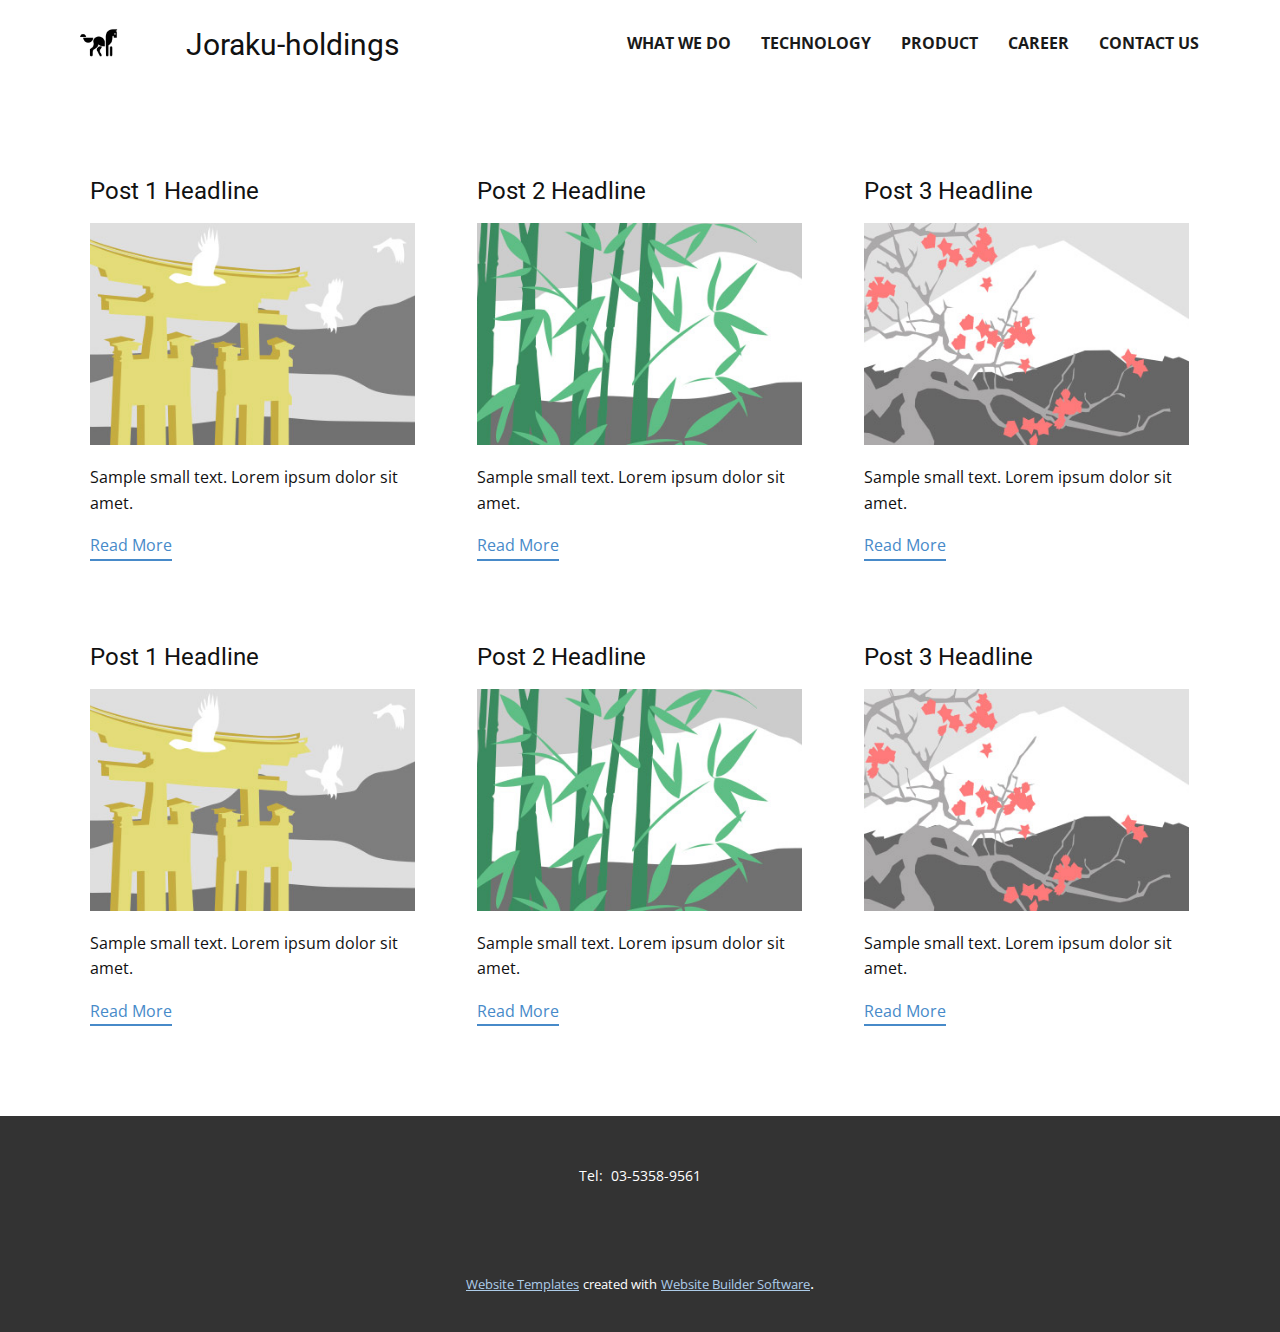
<file: blog/blog.html>
<html style="font-size: 16px;"><head>
    <meta name="viewport" content="width=device-width, initial-scale=1.0">
    <meta charset="utf-8">
    <meta name="keywords" content="">
    <meta name="description" content="">
    <meta name="page_type" content="np-template-header-footer-from-plugin">
    <title>Blog Template</title>
    <link rel="stylesheet" href="../nicepage.css" media="screen">
<link rel="stylesheet" href="../Blog-Template.css" media="screen">
    <script class="u-script" type="text/javascript" src="../jquery.js" defer=""></script>
    <script class="u-script" type="text/javascript" src="../nicepage.js" defer=""></script>
    <meta name="generator" content="Nicepage 4.10.5, nicepage.com">
    <link id="u-theme-google-font" rel="stylesheet" href="https://fonts.googleapis.com/css?family=Roboto:100,100i,300,300i,400,400i,500,500i,700,700i,900,900i|Open+Sans:300,300i,400,400i,500,500i,600,600i,700,700i,800,800i">
    
    
    <script type="application/ld+json">{
		"@context": "http://schema.org",
		"@type": "Organization",
		"name": "",
		"logo": "images/Horse.png"
}</script>
    <meta name="theme-color" content="#478ac9">
  </head>
  <body class="u-body u-xl-mode"><header class="u-clearfix u-header u-header" id="sec-9993"><div class="u-clearfix u-sheet u-valign-middle u-sheet-1">
        <a href="https://nicepage.com" class="u-image u-logo u-image-1" data-image-width="800" data-image-height="600">
          <img src="../images/Horse.png" class="u-logo-image u-logo-image-1">
        </a>
        <nav class="u-menu u-menu-dropdown u-offcanvas u-menu-1">
          <div class="menu-collapse" style="font-size: 1rem; letter-spacing: 0px; font-weight: 700; text-transform: uppercase;">
            <a class="u-button-style u-custom-active-border-color u-custom-border u-custom-border-color u-custom-borders u-custom-hover-border-color u-custom-left-right-menu-spacing u-custom-padding-bottom u-custom-text-active-color u-custom-text-color u-custom-text-hover-color u-custom-top-bottom-menu-spacing u-nav-link u-text-active-palette-1-base u-text-hover-palette-2-base" href="#">
              <svg class="u-svg-link" viewBox="0 0 24 24"><use xmlns:xlink="http://www.w3.org/1999/xlink" xlink:href="#menu-hamburger"></use></svg>
              <svg class="u-svg-content" version="1.1" id="menu-hamburger" viewBox="0 0 16 16" x="0px" y="0px" xmlns:xlink="http://www.w3.org/1999/xlink" xmlns="http://www.w3.org/2000/svg"><g><rect y="1" width="16" height="2"></rect><rect y="7" width="16" height="2"></rect><rect y="13" width="16" height="2"></rect>
</g></svg>
            </a>
          </div>
          <div class="u-custom-menu u-nav-container">
            <ul class="u-nav u-spacing-30 u-unstyled u-nav-1"><li class="u-nav-item"><a class="u-border-2 u-border-active-grey-90 u-border-hover-grey-50 u-border-no-left u-border-no-right u-border-no-top u-button-style u-nav-link u-text-active-grey-90 u-text-grey-90 u-text-hover-grey-90" href="../What-We-Do.html#sec-f9d8" data-page-id="50193155" style="padding: 10px 0px;">What We Do</a>
</li><li class="u-nav-item"><a class="u-border-2 u-border-active-grey-90 u-border-hover-grey-50 u-border-no-left u-border-no-right u-border-no-top u-button-style u-nav-link u-text-active-grey-90 u-text-grey-90 u-text-hover-grey-90" href="../What-We-Do.html#carousel_5ddf" data-page-id="50193155" style="padding: 10px 0px;">Technology</a>
</li><li class="u-nav-item"><a class="u-border-2 u-border-active-grey-90 u-border-hover-grey-50 u-border-no-left u-border-no-right u-border-no-top u-button-style u-nav-link u-text-active-grey-90 u-text-grey-90 u-text-hover-grey-90" href="../What-We-Do.html#carousel_ca67" data-page-id="50193155" style="padding: 10px 0px;">Product</a>
</li><li class="u-nav-item"><a class="u-border-2 u-border-active-grey-90 u-border-hover-grey-50 u-border-no-left u-border-no-right u-border-no-top u-button-style u-nav-link u-text-active-grey-90 u-text-grey-90 u-text-hover-grey-90" href="../What-We-Do.html#carousel_d6a1" data-page-id="50193155" style="padding: 10px 0px;">Career</a>
</li><li class="u-nav-item"><a class="u-border-2 u-border-active-grey-90 u-border-hover-grey-50 u-border-no-left u-border-no-right u-border-no-top u-button-style u-nav-link u-text-active-grey-90 u-text-grey-90 u-text-hover-grey-90" href="../What-We-Do.html#carousel_13d1" data-page-id="50193155" style="padding: 10px 0px;">Contact Us</a>
</li></ul>
          </div>
          <div class="u-custom-menu u-nav-container-collapse">
            <div class="u-black u-container-style u-inner-container-layout u-opacity u-opacity-95 u-sidenav">
              <div class="u-inner-container-layout u-sidenav-overflow">
                <div class="u-menu-close"></div>
                <ul class="u-align-center u-nav u-popupmenu-items u-unstyled u-nav-2"><li class="u-nav-item"><a class="u-button-style u-nav-link" href="../What-We-Do.html#sec-f9d8" data-page-id="50193155">What We Do</a>
</li><li class="u-nav-item"><a class="u-button-style u-nav-link" href="../What-We-Do.html#carousel_5ddf" data-page-id="50193155">Technology</a>
</li><li class="u-nav-item"><a class="u-button-style u-nav-link" href="../What-We-Do.html#carousel_ca67" data-page-id="50193155">Product</a>
</li><li class="u-nav-item"><a class="u-button-style u-nav-link" href="../What-We-Do.html#carousel_d6a1" data-page-id="50193155">Career</a>
</li><li class="u-nav-item"><a class="u-button-style u-nav-link" href="../What-We-Do.html#carousel_13d1" data-page-id="50193155">Contact Us</a>
</li></ul>
              </div>
            </div>
            <div class="u-black u-menu-overlay u-opacity u-opacity-70"></div>
          </div>
        </nav>
        <h3 class="u-text u-text-default u-text-1"> Joraku-holdings</h3>
      </div></header>
    <section class="u-clearfix u-section-1" id="sec-9398">
      <div class="u-clearfix u-sheet u-valign-middle u-sheet-1"><!--blog--><!--blog_options_json--><!--{"type":"Recent","source":"","tags":"","count":""}--><!--/blog_options_json-->
        <div class="u-blog u-expanded-width u-repeater u-repeater-1"><!--blog_post-->
          <div class="u-blog-post u-container-style u-repeater-item u-white u-repeater-item-1">
            <div class="u-container-layout u-similar-container u-valign-top u-container-layout-1"><!--blog_post_header-->
              <h4 class="u-blog-control u-text u-text-1">
                <a class="u-post-header-link" href="../blog/post-5.html"><!--blog_post_header_content-->Post 1 Headline<!--/blog_post_header_content--></a>
              </h4><!--/blog_post_header--><!--blog_post_image-->
              <a class="u-post-header-link" href="../blog/post-5.html"><img alt="" class="u-blog-control u-expanded-width u-image u-image-default u-image-1" src="[data-uri]"></a><!--/blog_post_image--><!--blog_post_content-->
              <div class="u-blog-control u-post-content u-text u-text-2 fr-view">Sample small text. Lorem ipsum dolor sit amet.</div><!--/blog_post_content--><!--blog_post_readmore-->
              <a href="../blog/post-5.html" class="u-blog-control u-border-2 u-border-palette-1-base u-btn u-btn-rectangle u-button-style u-none u-btn-1"><!--blog_post_readmore_content--><!--options_json--><!--{"content":"","defaultValue":"Read More"}--><!--/options_json-->Read More<!--/blog_post_readmore_content--></a><!--/blog_post_readmore-->
            </div>
          </div><div class="u-blog-post u-container-style u-repeater-item u-video-cover u-white">
            <div class="u-container-layout u-similar-container u-valign-top u-container-layout-2"><!--blog_post_header-->
              <h4 class="u-blog-control u-text u-text-3">
                <a class="u-post-header-link" href="../blog/post-4.html"><!--blog_post_header_content-->Post 2 Headline<!--/blog_post_header_content--></a>
              </h4><!--/blog_post_header--><!--blog_post_image-->
              <a class="u-post-header-link" href="../blog/post-4.html"><img alt="" class="u-blog-control u-expanded-width u-image u-image-default u-image-2" src="[data-uri]"></a><!--/blog_post_image--><!--blog_post_content-->
              <div class="u-blog-control u-post-content u-text u-text-4 fr-view">Sample small text. Lorem ipsum dolor sit amet.</div><!--/blog_post_content--><!--blog_post_readmore-->
              <a href="../blog/post-4.html" class="u-blog-control u-border-2 u-border-palette-1-base u-btn u-btn-rectangle u-button-style u-none u-btn-2"><!--blog_post_readmore_content--><!--options_json--><!--{"content":"","defaultValue":"Read More"}--><!--/options_json-->Read More<!--/blog_post_readmore_content--></a><!--/blog_post_readmore-->
            </div>
          </div><div class="u-blog-post u-container-style u-repeater-item u-video-cover u-white">
            <div class="u-container-layout u-similar-container u-valign-top u-container-layout-3"><!--blog_post_header-->
              <h4 class="u-blog-control u-text u-text-5">
                <a class="u-post-header-link" href="../blog/post-3.html"><!--blog_post_header_content-->Post 3 Headline<!--/blog_post_header_content--></a>
              </h4><!--/blog_post_header--><!--blog_post_image-->
              <a class="u-post-header-link" href="../blog/post-3.html"><img alt="" class="u-blog-control u-expanded-width u-image u-image-default u-image-3" src="[data-uri]"></a><!--/blog_post_image--><!--blog_post_content-->
              <div class="u-blog-control u-post-content u-text u-text-6 fr-view">Sample small text. Lorem ipsum dolor sit amet.</div><!--/blog_post_content--><!--blog_post_readmore-->
              <a href="../blog/post-3.html" class="u-blog-control u-border-2 u-border-palette-1-base u-btn u-btn-rectangle u-button-style u-none u-btn-3"><!--blog_post_readmore_content--><!--options_json--><!--{"content":"","defaultValue":"Read More"}--><!--/options_json-->Read More<!--/blog_post_readmore_content--></a><!--/blog_post_readmore-->
            </div>
          </div><div class="u-blog-post u-container-style u-repeater-item u-white u-repeater-item-1">
            <div class="u-container-layout u-similar-container u-valign-top u-container-layout-1"><!--blog_post_header-->
              <h4 class="u-blog-control u-text u-text-1">
                <a class="u-post-header-link" href="../blog/post-2.html"><!--blog_post_header_content-->Post 1 Headline<!--/blog_post_header_content--></a>
              </h4><!--/blog_post_header--><!--blog_post_image-->
              <a class="u-post-header-link" href="../blog/post-2.html"><img alt="" class="u-blog-control u-expanded-width u-image u-image-default u-image-1" src="[data-uri]"></a><!--/blog_post_image--><!--blog_post_content-->
              <div class="u-blog-control u-post-content u-text u-text-2 fr-view">Sample small text. Lorem ipsum dolor sit amet.</div><!--/blog_post_content--><!--blog_post_readmore-->
              <a href="../blog/post-2.html" class="u-blog-control u-border-2 u-border-palette-1-base u-btn u-btn-rectangle u-button-style u-none u-btn-1"><!--blog_post_readmore_content--><!--options_json--><!--{"content":"","defaultValue":"Read More"}--><!--/options_json-->Read More<!--/blog_post_readmore_content--></a><!--/blog_post_readmore-->
            </div>
          </div><div class="u-blog-post u-container-style u-repeater-item u-video-cover u-white">
            <div class="u-container-layout u-similar-container u-valign-top u-container-layout-2"><!--blog_post_header-->
              <h4 class="u-blog-control u-text u-text-3">
                <a class="u-post-header-link" href="../blog/post-1.html"><!--blog_post_header_content-->Post 2 Headline<!--/blog_post_header_content--></a>
              </h4><!--/blog_post_header--><!--blog_post_image-->
              <a class="u-post-header-link" href="../blog/post-1.html"><img alt="" class="u-blog-control u-expanded-width u-image u-image-default u-image-2" src="[data-uri]"></a><!--/blog_post_image--><!--blog_post_content-->
              <div class="u-blog-control u-post-content u-text u-text-4 fr-view">Sample small text. Lorem ipsum dolor sit amet.</div><!--/blog_post_content--><!--blog_post_readmore-->
              <a href="../blog/post-1.html" class="u-blog-control u-border-2 u-border-palette-1-base u-btn u-btn-rectangle u-button-style u-none u-btn-2"><!--blog_post_readmore_content--><!--options_json--><!--{"content":"","defaultValue":"Read More"}--><!--/options_json-->Read More<!--/blog_post_readmore_content--></a><!--/blog_post_readmore-->
            </div>
          </div><div class="u-blog-post u-container-style u-repeater-item u-video-cover u-white">
            <div class="u-container-layout u-similar-container u-valign-top u-container-layout-3"><!--blog_post_header-->
              <h4 class="u-blog-control u-text u-text-5">
                <a class="u-post-header-link" href="../blog/post.html"><!--blog_post_header_content-->Post 3 Headline<!--/blog_post_header_content--></a>
              </h4><!--/blog_post_header--><!--blog_post_image-->
              <a class="u-post-header-link" href="../blog/post.html"><img alt="" class="u-blog-control u-expanded-width u-image u-image-default u-image-3" src="[data-uri]"></a><!--/blog_post_image--><!--blog_post_content-->
              <div class="u-blog-control u-post-content u-text u-text-6 fr-view">Sample small text. Lorem ipsum dolor sit amet.</div><!--/blog_post_content--><!--blog_post_readmore-->
              <a href="../blog/post.html" class="u-blog-control u-border-2 u-border-palette-1-base u-btn u-btn-rectangle u-button-style u-none u-btn-3"><!--blog_post_readmore_content--><!--options_json--><!--{"content":"","defaultValue":"Read More"}--><!--/options_json-->Read More<!--/blog_post_readmore_content--></a><!--/blog_post_readmore-->
            </div>
          </div><!--/blog_post--><!--blog_post-->
          <!--/blog_post--><!--blog_post-->
          <!--/blog_post-->
        </div><!--/blog-->
      </div>
    </section>
    
    
    <footer class="u-align-center u-clearfix u-footer u-grey-80 u-footer" id="sec-9690"><div class="u-clearfix u-sheet u-sheet-1">
        <p class="u-small-text u-text u-text-variant u-text-1">Tel: ​ 03-5358-9561<br>
        </p>
      </div></footer>
    <section class="u-backlink u-clearfix u-grey-80">
      <a class="u-link" href="https://nicepage.com/website-templates" target="_blank">
        <span>Website Templates</span>
      </a>
      <p class="u-text">
        <span>created with</span>
      </p>
      <a class="u-link" href="" target="_blank">
        <span>Website Builder Software</span>
      </a>. 
    </section>
  
</body></html>
</file>
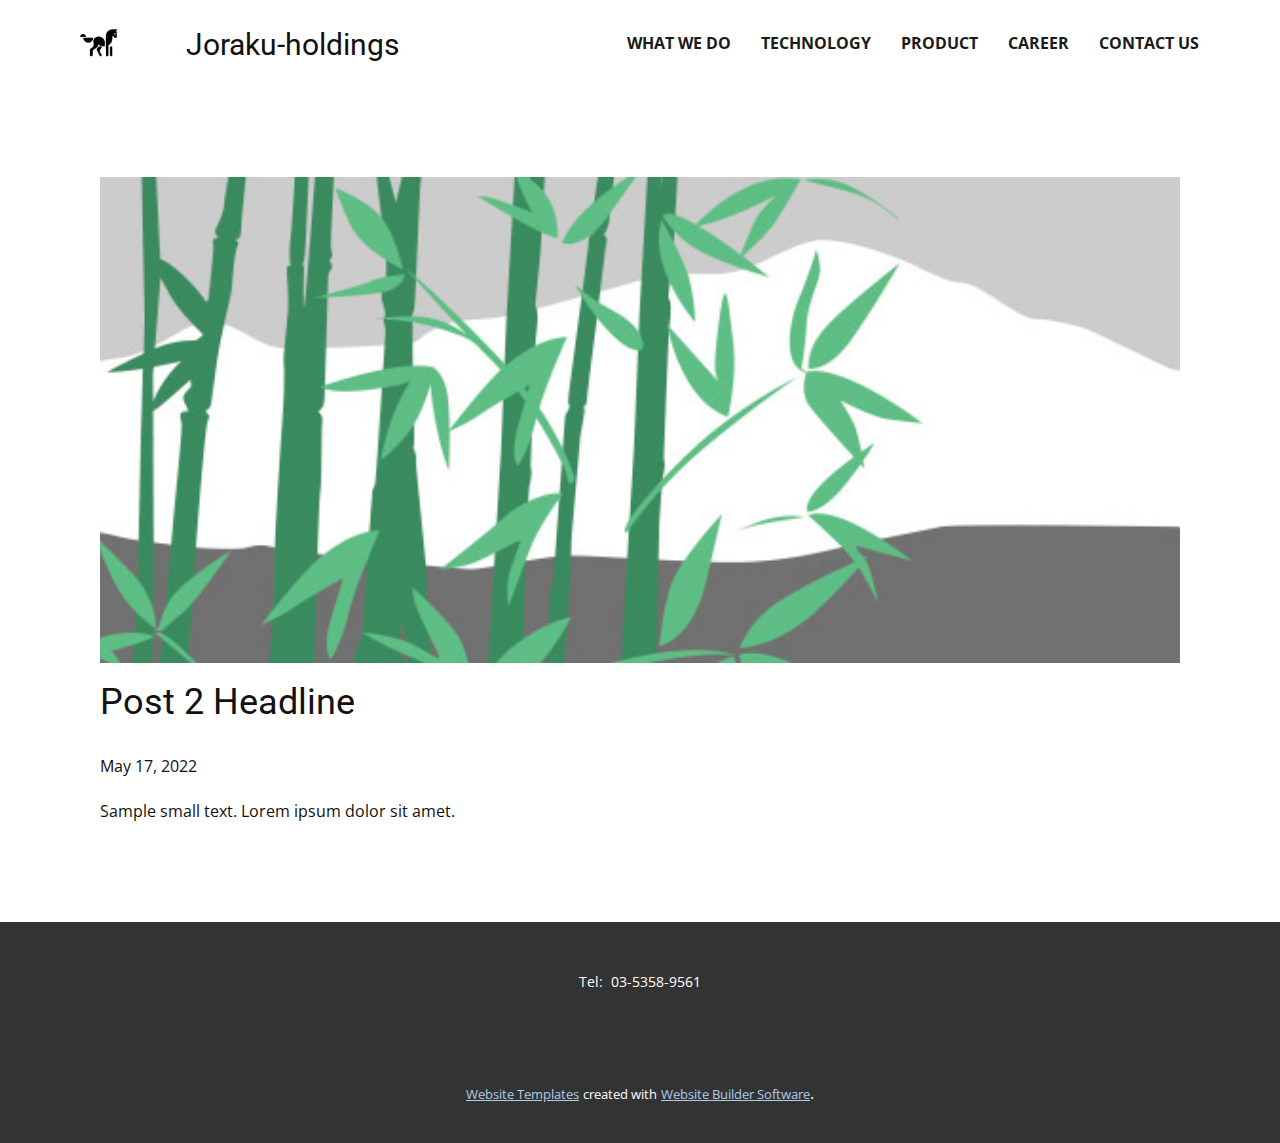
<file: blog/post-1.html>
<!doctype html>
<html style="font-size: 16px;"><head>
    <meta name="viewport" content="width=device-width, initial-scale=1.0">
    <meta charset="utf-8">
    <meta name="keywords" content="Post 1 Headline">
    <meta name="description" content="">
    <meta name="page_type" content="np-template-header-footer-from-plugin">
    <title>Post 2 Headline</title>
    <link rel="stylesheet" href="../nicepage.css" media="screen">
<link rel="stylesheet" href="../Post-Template.css" media="screen">
    <script class="u-script" type="text/javascript" src="../jquery.js" defer=""></script>
    <script class="u-script" type="text/javascript" src="../nicepage.js" defer=""></script>
    <meta name="generator" content="Nicepage 4.10.5, nicepage.com">
    <link id="u-theme-google-font" rel="stylesheet" href="https://fonts.googleapis.com/css?family=Roboto:100,100i,300,300i,400,400i,500,500i,700,700i,900,900i|Open+Sans:300,300i,400,400i,500,500i,600,600i,700,700i,800,800i">
    
    
    <script type="application/ld+json">{
		"@context": "http://schema.org",
		"@type": "Organization",
		"name": "",
		"logo": "images/Horse.png"
}</script>
    <meta name="theme-color" content="#478ac9">
  </head>
  <body class="u-body u-xl-mode"><header class="u-clearfix u-header u-header" id="sec-9993"><div class="u-clearfix u-sheet u-valign-middle u-sheet-1">
        <a href="https://nicepage.com" class="u-image u-logo u-image-1" data-image-width="800" data-image-height="600">
          <img src="../images/Horse.png" class="u-logo-image u-logo-image-1">
        </a>
        <nav class="u-menu u-menu-dropdown u-offcanvas u-menu-1">
          <div class="menu-collapse" style="font-size: 1rem; letter-spacing: 0px; font-weight: 700; text-transform: uppercase;">
            <a class="u-button-style u-custom-active-border-color u-custom-border u-custom-border-color u-custom-borders u-custom-hover-border-color u-custom-left-right-menu-spacing u-custom-padding-bottom u-custom-text-active-color u-custom-text-color u-custom-text-hover-color u-custom-top-bottom-menu-spacing u-nav-link u-text-active-palette-1-base u-text-hover-palette-2-base" href="#">
              <svg class="u-svg-link" viewBox="0 0 24 24"><use xmlns:xlink="http://www.w3.org/1999/xlink" xlink:href="#menu-hamburger"></use></svg>
              <svg class="u-svg-content" version="1.1" id="menu-hamburger" viewBox="0 0 16 16" x="0px" y="0px" xmlns:xlink="http://www.w3.org/1999/xlink" xmlns="http://www.w3.org/2000/svg"><g><rect y="1" width="16" height="2"></rect><rect y="7" width="16" height="2"></rect><rect y="13" width="16" height="2"></rect>
</g></svg>
            </a>
          </div>
          <div class="u-custom-menu u-nav-container">
            <ul class="u-nav u-spacing-30 u-unstyled u-nav-1"><li class="u-nav-item"><a class="u-border-2 u-border-active-grey-90 u-border-hover-grey-50 u-border-no-left u-border-no-right u-border-no-top u-button-style u-nav-link u-text-active-grey-90 u-text-grey-90 u-text-hover-grey-90" href="../What-We-Do.html#sec-f9d8" data-page-id="50193155" style="padding: 10px 0px;">What We Do</a>
</li><li class="u-nav-item"><a class="u-border-2 u-border-active-grey-90 u-border-hover-grey-50 u-border-no-left u-border-no-right u-border-no-top u-button-style u-nav-link u-text-active-grey-90 u-text-grey-90 u-text-hover-grey-90" href="../What-We-Do.html#carousel_5ddf" data-page-id="50193155" style="padding: 10px 0px;">Technology</a>
</li><li class="u-nav-item"><a class="u-border-2 u-border-active-grey-90 u-border-hover-grey-50 u-border-no-left u-border-no-right u-border-no-top u-button-style u-nav-link u-text-active-grey-90 u-text-grey-90 u-text-hover-grey-90" href="../What-We-Do.html#carousel_ca67" data-page-id="50193155" style="padding: 10px 0px;">Product</a>
</li><li class="u-nav-item"><a class="u-border-2 u-border-active-grey-90 u-border-hover-grey-50 u-border-no-left u-border-no-right u-border-no-top u-button-style u-nav-link u-text-active-grey-90 u-text-grey-90 u-text-hover-grey-90" href="../What-We-Do.html#carousel_d6a1" data-page-id="50193155" style="padding: 10px 0px;">Career</a>
</li><li class="u-nav-item"><a class="u-border-2 u-border-active-grey-90 u-border-hover-grey-50 u-border-no-left u-border-no-right u-border-no-top u-button-style u-nav-link u-text-active-grey-90 u-text-grey-90 u-text-hover-grey-90" href="../What-We-Do.html#carousel_13d1" data-page-id="50193155" style="padding: 10px 0px;">Contact Us</a>
</li></ul>
          </div>
          <div class="u-custom-menu u-nav-container-collapse">
            <div class="u-black u-container-style u-inner-container-layout u-opacity u-opacity-95 u-sidenav">
              <div class="u-inner-container-layout u-sidenav-overflow">
                <div class="u-menu-close"></div>
                <ul class="u-align-center u-nav u-popupmenu-items u-unstyled u-nav-2"><li class="u-nav-item"><a class="u-button-style u-nav-link" href="../What-We-Do.html#sec-f9d8" data-page-id="50193155">What We Do</a>
</li><li class="u-nav-item"><a class="u-button-style u-nav-link" href="../What-We-Do.html#carousel_5ddf" data-page-id="50193155">Technology</a>
</li><li class="u-nav-item"><a class="u-button-style u-nav-link" href="../What-We-Do.html#carousel_ca67" data-page-id="50193155">Product</a>
</li><li class="u-nav-item"><a class="u-button-style u-nav-link" href="../What-We-Do.html#carousel_d6a1" data-page-id="50193155">Career</a>
</li><li class="u-nav-item"><a class="u-button-style u-nav-link" href="../What-We-Do.html#carousel_13d1" data-page-id="50193155">Contact Us</a>
</li></ul>
              </div>
            </div>
            <div class="u-black u-menu-overlay u-opacity u-opacity-70"></div>
          </div>
        </nav>
        <h3 class="u-text u-text-default u-text-1"> Joraku-holdings</h3>
      </div></header>
    <section class="u-align-center u-clearfix u-section-1" id="sec-6729">
      <div class="u-clearfix u-sheet u-valign-middle-md u-valign-middle-sm u-valign-middle-xs u-sheet-1"><!--post_details--><!--post_details_options_json--><!--{"source":""}--><!--/post_details_options_json--><!--blog_post-->
        <div class="u-container-style u-expanded-width u-post-details u-post-details-1">
          <div class="u-container-layout u-valign-middle u-container-layout-1"><!--blog_post_image-->
            <img alt="" class="u-blog-control u-expanded-width u-image u-image-default u-image-1" src="[data-uri]"><!--/blog_post_image--><!--blog_post_header-->
            <h2 class="u-blog-control u-text u-text-1">Post 2 Headline</h2><!--/blog_post_header--><!--blog_post_metadata-->
            <div class="u-blog-control u-metadata u-metadata-1"><!--blog_post_metadata_date-->
              <span class="u-meta-date u-meta-icon">May 17, 2022</span><!--/blog_post_metadata_date--><!--blog_post_metadata_category-->
              <!--/blog_post_metadata_category--><!--blog_post_metadata_comments-->
              <!--/blog_post_metadata_comments-->
            </div><!--/blog_post_metadata--><!--blog_post_content-->
            <div class="u-align-justify u-blog-control u-post-content u-text u-text-2 fr-view">
  Sample small text. Lorem ipsum dolor sit amet.
  </div><!--/blog_post_content-->
          </div>
        </div><!--/blog_post--><!--/post_details-->
      </div>
    </section>
    
    
    <footer class="u-align-center u-clearfix u-footer u-grey-80 u-footer" id="sec-9690"><div class="u-clearfix u-sheet u-sheet-1">
        <p class="u-small-text u-text u-text-variant u-text-1">Tel: ​ 03-5358-9561<br>
        </p>
      </div></footer>
    <section class="u-backlink u-clearfix u-grey-80">
      <a class="u-link" href="https://nicepage.com/website-templates" target="_blank">
        <span>Website Templates</span>
      </a>
      <p class="u-text">
        <span>created with</span>
      </p>
      <a class="u-link" href="" target="_blank">
        <span>Website Builder Software</span>
      </a>. 
    </section>
  
</body></html>
</file>
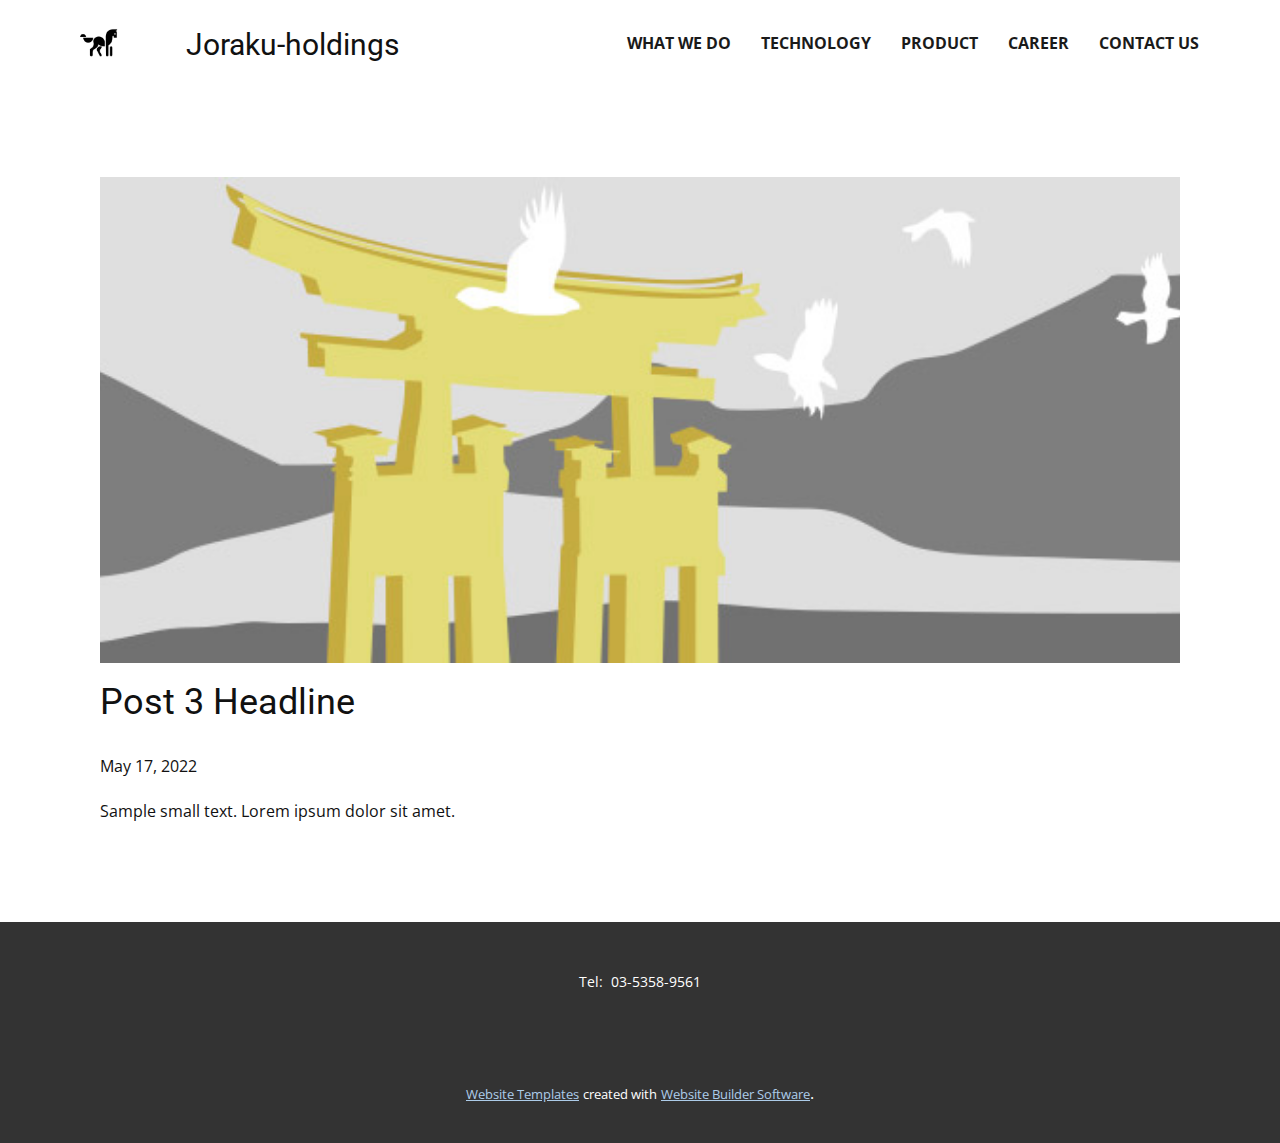
<file: blog/post-2.html>
<!doctype html>
<html style="font-size: 16px;"><head>
    <meta name="viewport" content="width=device-width, initial-scale=1.0">
    <meta charset="utf-8">
    <meta name="keywords" content="Post 1 Headline">
    <meta name="description" content="">
    <meta name="page_type" content="np-template-header-footer-from-plugin">
    <title>Post 3 Headline</title>
    <link rel="stylesheet" href="../nicepage.css" media="screen">
<link rel="stylesheet" href="../Post-Template.css" media="screen">
    <script class="u-script" type="text/javascript" src="../jquery.js" defer=""></script>
    <script class="u-script" type="text/javascript" src="../nicepage.js" defer=""></script>
    <meta name="generator" content="Nicepage 4.10.5, nicepage.com">
    <link id="u-theme-google-font" rel="stylesheet" href="https://fonts.googleapis.com/css?family=Roboto:100,100i,300,300i,400,400i,500,500i,700,700i,900,900i|Open+Sans:300,300i,400,400i,500,500i,600,600i,700,700i,800,800i">
    
    
    <script type="application/ld+json">{
		"@context": "http://schema.org",
		"@type": "Organization",
		"name": "",
		"logo": "images/Horse.png"
}</script>
    <meta name="theme-color" content="#478ac9">
  </head>
  <body class="u-body u-xl-mode"><header class="u-clearfix u-header u-header" id="sec-9993"><div class="u-clearfix u-sheet u-valign-middle u-sheet-1">
        <a href="https://nicepage.com" class="u-image u-logo u-image-1" data-image-width="800" data-image-height="600">
          <img src="../images/Horse.png" class="u-logo-image u-logo-image-1">
        </a>
        <nav class="u-menu u-menu-dropdown u-offcanvas u-menu-1">
          <div class="menu-collapse" style="font-size: 1rem; letter-spacing: 0px; font-weight: 700; text-transform: uppercase;">
            <a class="u-button-style u-custom-active-border-color u-custom-border u-custom-border-color u-custom-borders u-custom-hover-border-color u-custom-left-right-menu-spacing u-custom-padding-bottom u-custom-text-active-color u-custom-text-color u-custom-text-hover-color u-custom-top-bottom-menu-spacing u-nav-link u-text-active-palette-1-base u-text-hover-palette-2-base" href="#">
              <svg class="u-svg-link" viewBox="0 0 24 24"><use xmlns:xlink="http://www.w3.org/1999/xlink" xlink:href="#menu-hamburger"></use></svg>
              <svg class="u-svg-content" version="1.1" id="menu-hamburger" viewBox="0 0 16 16" x="0px" y="0px" xmlns:xlink="http://www.w3.org/1999/xlink" xmlns="http://www.w3.org/2000/svg"><g><rect y="1" width="16" height="2"></rect><rect y="7" width="16" height="2"></rect><rect y="13" width="16" height="2"></rect>
</g></svg>
            </a>
          </div>
          <div class="u-custom-menu u-nav-container">
            <ul class="u-nav u-spacing-30 u-unstyled u-nav-1"><li class="u-nav-item"><a class="u-border-2 u-border-active-grey-90 u-border-hover-grey-50 u-border-no-left u-border-no-right u-border-no-top u-button-style u-nav-link u-text-active-grey-90 u-text-grey-90 u-text-hover-grey-90" href="../What-We-Do.html#sec-f9d8" data-page-id="50193155" style="padding: 10px 0px;">What We Do</a>
</li><li class="u-nav-item"><a class="u-border-2 u-border-active-grey-90 u-border-hover-grey-50 u-border-no-left u-border-no-right u-border-no-top u-button-style u-nav-link u-text-active-grey-90 u-text-grey-90 u-text-hover-grey-90" href="../What-We-Do.html#carousel_5ddf" data-page-id="50193155" style="padding: 10px 0px;">Technology</a>
</li><li class="u-nav-item"><a class="u-border-2 u-border-active-grey-90 u-border-hover-grey-50 u-border-no-left u-border-no-right u-border-no-top u-button-style u-nav-link u-text-active-grey-90 u-text-grey-90 u-text-hover-grey-90" href="../What-We-Do.html#carousel_ca67" data-page-id="50193155" style="padding: 10px 0px;">Product</a>
</li><li class="u-nav-item"><a class="u-border-2 u-border-active-grey-90 u-border-hover-grey-50 u-border-no-left u-border-no-right u-border-no-top u-button-style u-nav-link u-text-active-grey-90 u-text-grey-90 u-text-hover-grey-90" href="../What-We-Do.html#carousel_d6a1" data-page-id="50193155" style="padding: 10px 0px;">Career</a>
</li><li class="u-nav-item"><a class="u-border-2 u-border-active-grey-90 u-border-hover-grey-50 u-border-no-left u-border-no-right u-border-no-top u-button-style u-nav-link u-text-active-grey-90 u-text-grey-90 u-text-hover-grey-90" href="../What-We-Do.html#carousel_13d1" data-page-id="50193155" style="padding: 10px 0px;">Contact Us</a>
</li></ul>
          </div>
          <div class="u-custom-menu u-nav-container-collapse">
            <div class="u-black u-container-style u-inner-container-layout u-opacity u-opacity-95 u-sidenav">
              <div class="u-inner-container-layout u-sidenav-overflow">
                <div class="u-menu-close"></div>
                <ul class="u-align-center u-nav u-popupmenu-items u-unstyled u-nav-2"><li class="u-nav-item"><a class="u-button-style u-nav-link" href="../What-We-Do.html#sec-f9d8" data-page-id="50193155">What We Do</a>
</li><li class="u-nav-item"><a class="u-button-style u-nav-link" href="../What-We-Do.html#carousel_5ddf" data-page-id="50193155">Technology</a>
</li><li class="u-nav-item"><a class="u-button-style u-nav-link" href="../What-We-Do.html#carousel_ca67" data-page-id="50193155">Product</a>
</li><li class="u-nav-item"><a class="u-button-style u-nav-link" href="../What-We-Do.html#carousel_d6a1" data-page-id="50193155">Career</a>
</li><li class="u-nav-item"><a class="u-button-style u-nav-link" href="../What-We-Do.html#carousel_13d1" data-page-id="50193155">Contact Us</a>
</li></ul>
              </div>
            </div>
            <div class="u-black u-menu-overlay u-opacity u-opacity-70"></div>
          </div>
        </nav>
        <h3 class="u-text u-text-default u-text-1"> Joraku-holdings</h3>
      </div></header>
    <section class="u-align-center u-clearfix u-section-1" id="sec-6729">
      <div class="u-clearfix u-sheet u-valign-middle-md u-valign-middle-sm u-valign-middle-xs u-sheet-1"><!--post_details--><!--post_details_options_json--><!--{"source":""}--><!--/post_details_options_json--><!--blog_post-->
        <div class="u-container-style u-expanded-width u-post-details u-post-details-1">
          <div class="u-container-layout u-valign-middle u-container-layout-1"><!--blog_post_image-->
            <img alt="" class="u-blog-control u-expanded-width u-image u-image-default u-image-1" src="[data-uri]"><!--/blog_post_image--><!--blog_post_header-->
            <h2 class="u-blog-control u-text u-text-1">Post 3 Headline</h2><!--/blog_post_header--><!--blog_post_metadata-->
            <div class="u-blog-control u-metadata u-metadata-1"><!--blog_post_metadata_date-->
              <span class="u-meta-date u-meta-icon">May 17, 2022</span><!--/blog_post_metadata_date--><!--blog_post_metadata_category-->
              <!--/blog_post_metadata_category--><!--blog_post_metadata_comments-->
              <!--/blog_post_metadata_comments-->
            </div><!--/blog_post_metadata--><!--blog_post_content-->
            <div class="u-align-justify u-blog-control u-post-content u-text u-text-2 fr-view">
  Sample small text. Lorem ipsum dolor sit amet.
  </div><!--/blog_post_content-->
          </div>
        </div><!--/blog_post--><!--/post_details-->
      </div>
    </section>
    
    
    <footer class="u-align-center u-clearfix u-footer u-grey-80 u-footer" id="sec-9690"><div class="u-clearfix u-sheet u-sheet-1">
        <p class="u-small-text u-text u-text-variant u-text-1">Tel: ​ 03-5358-9561<br>
        </p>
      </div></footer>
    <section class="u-backlink u-clearfix u-grey-80">
      <a class="u-link" href="https://nicepage.com/website-templates" target="_blank">
        <span>Website Templates</span>
      </a>
      <p class="u-text">
        <span>created with</span>
      </p>
      <a class="u-link" href="" target="_blank">
        <span>Website Builder Software</span>
      </a>. 
    </section>
  
</body></html>
</file>
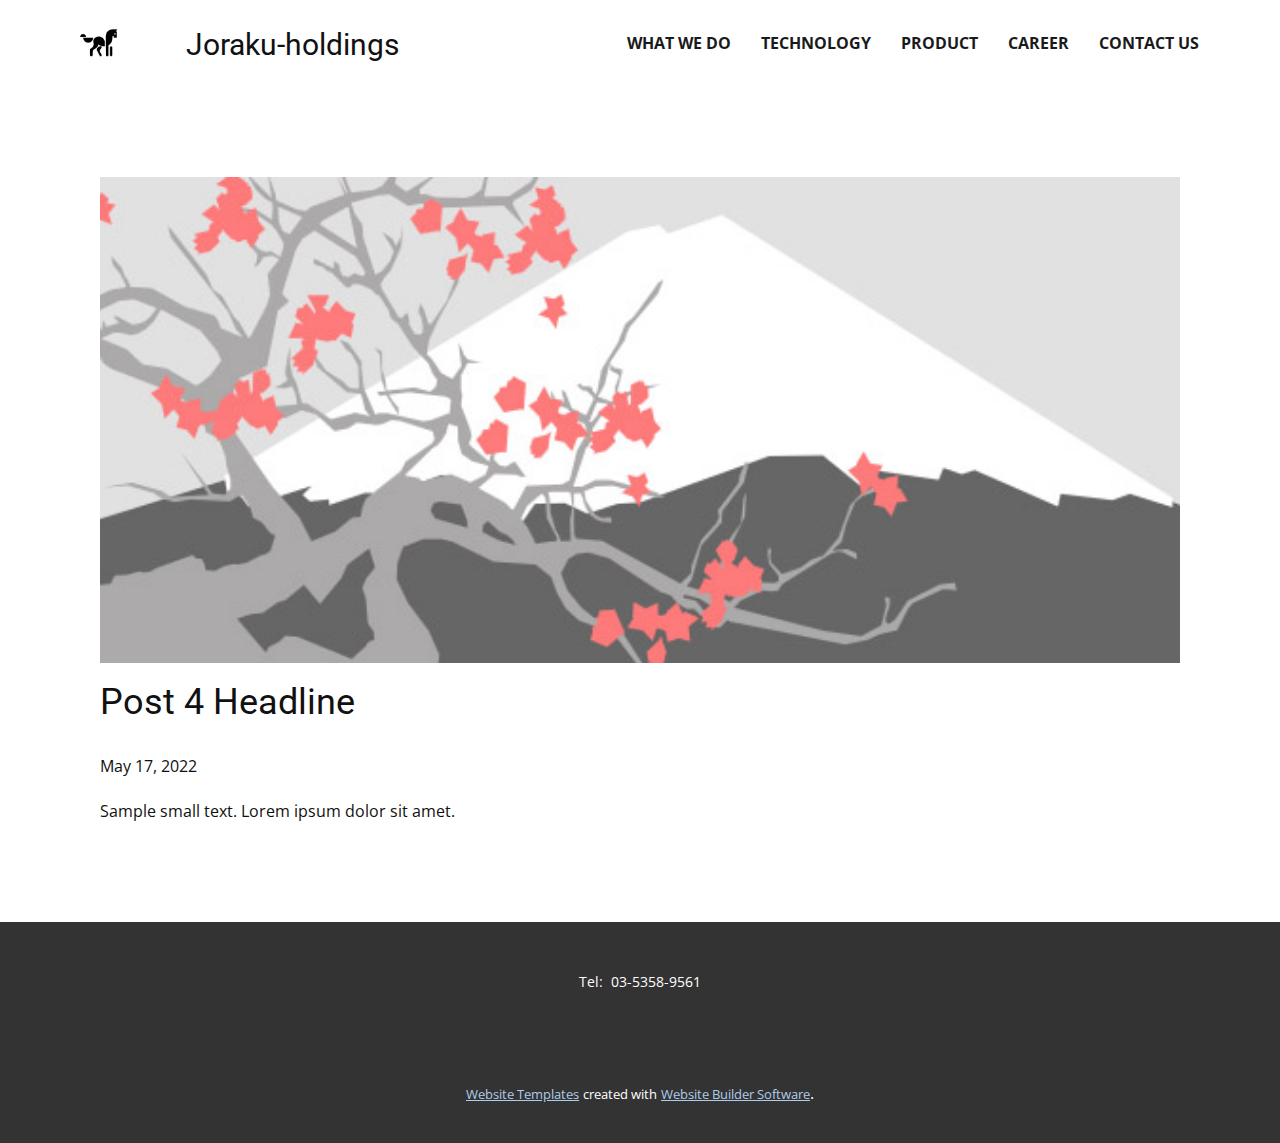
<file: blog/post-3.html>
<!doctype html>
<html style="font-size: 16px;"><head>
    <meta name="viewport" content="width=device-width, initial-scale=1.0">
    <meta charset="utf-8">
    <meta name="keywords" content="Post 1 Headline">
    <meta name="description" content="">
    <meta name="page_type" content="np-template-header-footer-from-plugin">
    <title>Post 4 Headline</title>
    <link rel="stylesheet" href="../nicepage.css" media="screen">
<link rel="stylesheet" href="../Post-Template.css" media="screen">
    <script class="u-script" type="text/javascript" src="../jquery.js" defer=""></script>
    <script class="u-script" type="text/javascript" src="../nicepage.js" defer=""></script>
    <meta name="generator" content="Nicepage 4.10.5, nicepage.com">
    <link id="u-theme-google-font" rel="stylesheet" href="https://fonts.googleapis.com/css?family=Roboto:100,100i,300,300i,400,400i,500,500i,700,700i,900,900i|Open+Sans:300,300i,400,400i,500,500i,600,600i,700,700i,800,800i">
    
    
    <script type="application/ld+json">{
		"@context": "http://schema.org",
		"@type": "Organization",
		"name": "",
		"logo": "images/Horse.png"
}</script>
    <meta name="theme-color" content="#478ac9">
  </head>
  <body class="u-body u-xl-mode"><header class="u-clearfix u-header u-header" id="sec-9993"><div class="u-clearfix u-sheet u-valign-middle u-sheet-1">
        <a href="https://nicepage.com" class="u-image u-logo u-image-1" data-image-width="800" data-image-height="600">
          <img src="../images/Horse.png" class="u-logo-image u-logo-image-1">
        </a>
        <nav class="u-menu u-menu-dropdown u-offcanvas u-menu-1">
          <div class="menu-collapse" style="font-size: 1rem; letter-spacing: 0px; font-weight: 700; text-transform: uppercase;">
            <a class="u-button-style u-custom-active-border-color u-custom-border u-custom-border-color u-custom-borders u-custom-hover-border-color u-custom-left-right-menu-spacing u-custom-padding-bottom u-custom-text-active-color u-custom-text-color u-custom-text-hover-color u-custom-top-bottom-menu-spacing u-nav-link u-text-active-palette-1-base u-text-hover-palette-2-base" href="#">
              <svg class="u-svg-link" viewBox="0 0 24 24"><use xmlns:xlink="http://www.w3.org/1999/xlink" xlink:href="#menu-hamburger"></use></svg>
              <svg class="u-svg-content" version="1.1" id="menu-hamburger" viewBox="0 0 16 16" x="0px" y="0px" xmlns:xlink="http://www.w3.org/1999/xlink" xmlns="http://www.w3.org/2000/svg"><g><rect y="1" width="16" height="2"></rect><rect y="7" width="16" height="2"></rect><rect y="13" width="16" height="2"></rect>
</g></svg>
            </a>
          </div>
          <div class="u-custom-menu u-nav-container">
            <ul class="u-nav u-spacing-30 u-unstyled u-nav-1"><li class="u-nav-item"><a class="u-border-2 u-border-active-grey-90 u-border-hover-grey-50 u-border-no-left u-border-no-right u-border-no-top u-button-style u-nav-link u-text-active-grey-90 u-text-grey-90 u-text-hover-grey-90" href="../What-We-Do.html#sec-f9d8" data-page-id="50193155" style="padding: 10px 0px;">What We Do</a>
</li><li class="u-nav-item"><a class="u-border-2 u-border-active-grey-90 u-border-hover-grey-50 u-border-no-left u-border-no-right u-border-no-top u-button-style u-nav-link u-text-active-grey-90 u-text-grey-90 u-text-hover-grey-90" href="../What-We-Do.html#carousel_5ddf" data-page-id="50193155" style="padding: 10px 0px;">Technology</a>
</li><li class="u-nav-item"><a class="u-border-2 u-border-active-grey-90 u-border-hover-grey-50 u-border-no-left u-border-no-right u-border-no-top u-button-style u-nav-link u-text-active-grey-90 u-text-grey-90 u-text-hover-grey-90" href="../What-We-Do.html#carousel_ca67" data-page-id="50193155" style="padding: 10px 0px;">Product</a>
</li><li class="u-nav-item"><a class="u-border-2 u-border-active-grey-90 u-border-hover-grey-50 u-border-no-left u-border-no-right u-border-no-top u-button-style u-nav-link u-text-active-grey-90 u-text-grey-90 u-text-hover-grey-90" href="../What-We-Do.html#carousel_d6a1" data-page-id="50193155" style="padding: 10px 0px;">Career</a>
</li><li class="u-nav-item"><a class="u-border-2 u-border-active-grey-90 u-border-hover-grey-50 u-border-no-left u-border-no-right u-border-no-top u-button-style u-nav-link u-text-active-grey-90 u-text-grey-90 u-text-hover-grey-90" href="../What-We-Do.html#carousel_13d1" data-page-id="50193155" style="padding: 10px 0px;">Contact Us</a>
</li></ul>
          </div>
          <div class="u-custom-menu u-nav-container-collapse">
            <div class="u-black u-container-style u-inner-container-layout u-opacity u-opacity-95 u-sidenav">
              <div class="u-inner-container-layout u-sidenav-overflow">
                <div class="u-menu-close"></div>
                <ul class="u-align-center u-nav u-popupmenu-items u-unstyled u-nav-2"><li class="u-nav-item"><a class="u-button-style u-nav-link" href="../What-We-Do.html#sec-f9d8" data-page-id="50193155">What We Do</a>
</li><li class="u-nav-item"><a class="u-button-style u-nav-link" href="../What-We-Do.html#carousel_5ddf" data-page-id="50193155">Technology</a>
</li><li class="u-nav-item"><a class="u-button-style u-nav-link" href="../What-We-Do.html#carousel_ca67" data-page-id="50193155">Product</a>
</li><li class="u-nav-item"><a class="u-button-style u-nav-link" href="../What-We-Do.html#carousel_d6a1" data-page-id="50193155">Career</a>
</li><li class="u-nav-item"><a class="u-button-style u-nav-link" href="../What-We-Do.html#carousel_13d1" data-page-id="50193155">Contact Us</a>
</li></ul>
              </div>
            </div>
            <div class="u-black u-menu-overlay u-opacity u-opacity-70"></div>
          </div>
        </nav>
        <h3 class="u-text u-text-default u-text-1"> Joraku-holdings</h3>
      </div></header>
    <section class="u-align-center u-clearfix u-section-1" id="sec-6729">
      <div class="u-clearfix u-sheet u-valign-middle-md u-valign-middle-sm u-valign-middle-xs u-sheet-1"><!--post_details--><!--post_details_options_json--><!--{"source":""}--><!--/post_details_options_json--><!--blog_post-->
        <div class="u-container-style u-expanded-width u-post-details u-post-details-1">
          <div class="u-container-layout u-valign-middle u-container-layout-1"><!--blog_post_image-->
            <img alt="" class="u-blog-control u-expanded-width u-image u-image-default u-image-1" src="[data-uri]"><!--/blog_post_image--><!--blog_post_header-->
            <h2 class="u-blog-control u-text u-text-1">Post 4 Headline</h2><!--/blog_post_header--><!--blog_post_metadata-->
            <div class="u-blog-control u-metadata u-metadata-1"><!--blog_post_metadata_date-->
              <span class="u-meta-date u-meta-icon">May 17, 2022</span><!--/blog_post_metadata_date--><!--blog_post_metadata_category-->
              <!--/blog_post_metadata_category--><!--blog_post_metadata_comments-->
              <!--/blog_post_metadata_comments-->
            </div><!--/blog_post_metadata--><!--blog_post_content-->
            <div class="u-align-justify u-blog-control u-post-content u-text u-text-2 fr-view">
  Sample small text. Lorem ipsum dolor sit amet.
  </div><!--/blog_post_content-->
          </div>
        </div><!--/blog_post--><!--/post_details-->
      </div>
    </section>
    
    
    <footer class="u-align-center u-clearfix u-footer u-grey-80 u-footer" id="sec-9690"><div class="u-clearfix u-sheet u-sheet-1">
        <p class="u-small-text u-text u-text-variant u-text-1">Tel: ​ 03-5358-9561<br>
        </p>
      </div></footer>
    <section class="u-backlink u-clearfix u-grey-80">
      <a class="u-link" href="https://nicepage.com/website-templates" target="_blank">
        <span>Website Templates</span>
      </a>
      <p class="u-text">
        <span>created with</span>
      </p>
      <a class="u-link" href="" target="_blank">
        <span>Website Builder Software</span>
      </a>. 
    </section>
  
</body></html>
</file>
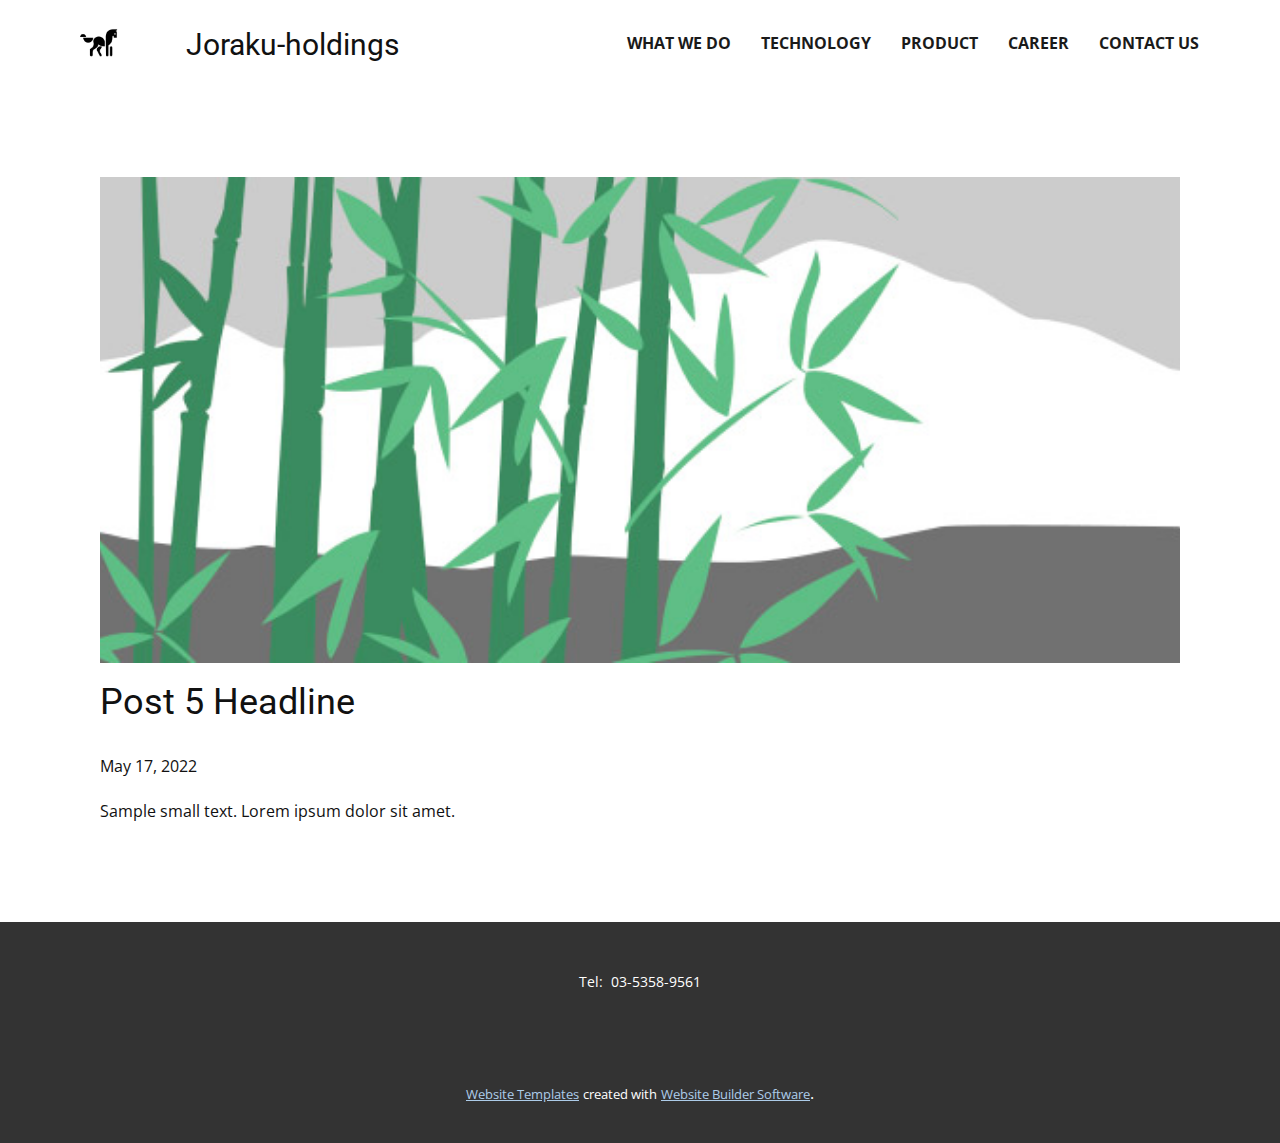
<file: blog/post-4.html>
<!doctype html>
<html style="font-size: 16px;"><head>
    <meta name="viewport" content="width=device-width, initial-scale=1.0">
    <meta charset="utf-8">
    <meta name="keywords" content="Post 1 Headline">
    <meta name="description" content="">
    <meta name="page_type" content="np-template-header-footer-from-plugin">
    <title>Post 5 Headline</title>
    <link rel="stylesheet" href="../nicepage.css" media="screen">
<link rel="stylesheet" href="../Post-Template.css" media="screen">
    <script class="u-script" type="text/javascript" src="../jquery.js" defer=""></script>
    <script class="u-script" type="text/javascript" src="../nicepage.js" defer=""></script>
    <meta name="generator" content="Nicepage 4.10.5, nicepage.com">
    <link id="u-theme-google-font" rel="stylesheet" href="https://fonts.googleapis.com/css?family=Roboto:100,100i,300,300i,400,400i,500,500i,700,700i,900,900i|Open+Sans:300,300i,400,400i,500,500i,600,600i,700,700i,800,800i">
    
    
    <script type="application/ld+json">{
		"@context": "http://schema.org",
		"@type": "Organization",
		"name": "",
		"logo": "images/Horse.png"
}</script>
    <meta name="theme-color" content="#478ac9">
  </head>
  <body class="u-body u-xl-mode"><header class="u-clearfix u-header u-header" id="sec-9993"><div class="u-clearfix u-sheet u-valign-middle u-sheet-1">
        <a href="https://nicepage.com" class="u-image u-logo u-image-1" data-image-width="800" data-image-height="600">
          <img src="../images/Horse.png" class="u-logo-image u-logo-image-1">
        </a>
        <nav class="u-menu u-menu-dropdown u-offcanvas u-menu-1">
          <div class="menu-collapse" style="font-size: 1rem; letter-spacing: 0px; font-weight: 700; text-transform: uppercase;">
            <a class="u-button-style u-custom-active-border-color u-custom-border u-custom-border-color u-custom-borders u-custom-hover-border-color u-custom-left-right-menu-spacing u-custom-padding-bottom u-custom-text-active-color u-custom-text-color u-custom-text-hover-color u-custom-top-bottom-menu-spacing u-nav-link u-text-active-palette-1-base u-text-hover-palette-2-base" href="#">
              <svg class="u-svg-link" viewBox="0 0 24 24"><use xmlns:xlink="http://www.w3.org/1999/xlink" xlink:href="#menu-hamburger"></use></svg>
              <svg class="u-svg-content" version="1.1" id="menu-hamburger" viewBox="0 0 16 16" x="0px" y="0px" xmlns:xlink="http://www.w3.org/1999/xlink" xmlns="http://www.w3.org/2000/svg"><g><rect y="1" width="16" height="2"></rect><rect y="7" width="16" height="2"></rect><rect y="13" width="16" height="2"></rect>
</g></svg>
            </a>
          </div>
          <div class="u-custom-menu u-nav-container">
            <ul class="u-nav u-spacing-30 u-unstyled u-nav-1"><li class="u-nav-item"><a class="u-border-2 u-border-active-grey-90 u-border-hover-grey-50 u-border-no-left u-border-no-right u-border-no-top u-button-style u-nav-link u-text-active-grey-90 u-text-grey-90 u-text-hover-grey-90" href="../What-We-Do.html#sec-f9d8" data-page-id="50193155" style="padding: 10px 0px;">What We Do</a>
</li><li class="u-nav-item"><a class="u-border-2 u-border-active-grey-90 u-border-hover-grey-50 u-border-no-left u-border-no-right u-border-no-top u-button-style u-nav-link u-text-active-grey-90 u-text-grey-90 u-text-hover-grey-90" href="../What-We-Do.html#carousel_5ddf" data-page-id="50193155" style="padding: 10px 0px;">Technology</a>
</li><li class="u-nav-item"><a class="u-border-2 u-border-active-grey-90 u-border-hover-grey-50 u-border-no-left u-border-no-right u-border-no-top u-button-style u-nav-link u-text-active-grey-90 u-text-grey-90 u-text-hover-grey-90" href="../What-We-Do.html#carousel_ca67" data-page-id="50193155" style="padding: 10px 0px;">Product</a>
</li><li class="u-nav-item"><a class="u-border-2 u-border-active-grey-90 u-border-hover-grey-50 u-border-no-left u-border-no-right u-border-no-top u-button-style u-nav-link u-text-active-grey-90 u-text-grey-90 u-text-hover-grey-90" href="../What-We-Do.html#carousel_d6a1" data-page-id="50193155" style="padding: 10px 0px;">Career</a>
</li><li class="u-nav-item"><a class="u-border-2 u-border-active-grey-90 u-border-hover-grey-50 u-border-no-left u-border-no-right u-border-no-top u-button-style u-nav-link u-text-active-grey-90 u-text-grey-90 u-text-hover-grey-90" href="../What-We-Do.html#carousel_13d1" data-page-id="50193155" style="padding: 10px 0px;">Contact Us</a>
</li></ul>
          </div>
          <div class="u-custom-menu u-nav-container-collapse">
            <div class="u-black u-container-style u-inner-container-layout u-opacity u-opacity-95 u-sidenav">
              <div class="u-inner-container-layout u-sidenav-overflow">
                <div class="u-menu-close"></div>
                <ul class="u-align-center u-nav u-popupmenu-items u-unstyled u-nav-2"><li class="u-nav-item"><a class="u-button-style u-nav-link" href="../What-We-Do.html#sec-f9d8" data-page-id="50193155">What We Do</a>
</li><li class="u-nav-item"><a class="u-button-style u-nav-link" href="../What-We-Do.html#carousel_5ddf" data-page-id="50193155">Technology</a>
</li><li class="u-nav-item"><a class="u-button-style u-nav-link" href="../What-We-Do.html#carousel_ca67" data-page-id="50193155">Product</a>
</li><li class="u-nav-item"><a class="u-button-style u-nav-link" href="../What-We-Do.html#carousel_d6a1" data-page-id="50193155">Career</a>
</li><li class="u-nav-item"><a class="u-button-style u-nav-link" href="../What-We-Do.html#carousel_13d1" data-page-id="50193155">Contact Us</a>
</li></ul>
              </div>
            </div>
            <div class="u-black u-menu-overlay u-opacity u-opacity-70"></div>
          </div>
        </nav>
        <h3 class="u-text u-text-default u-text-1"> Joraku-holdings</h3>
      </div></header>
    <section class="u-align-center u-clearfix u-section-1" id="sec-6729">
      <div class="u-clearfix u-sheet u-valign-middle-md u-valign-middle-sm u-valign-middle-xs u-sheet-1"><!--post_details--><!--post_details_options_json--><!--{"source":""}--><!--/post_details_options_json--><!--blog_post-->
        <div class="u-container-style u-expanded-width u-post-details u-post-details-1">
          <div class="u-container-layout u-valign-middle u-container-layout-1"><!--blog_post_image-->
            <img alt="" class="u-blog-control u-expanded-width u-image u-image-default u-image-1" src="[data-uri]"><!--/blog_post_image--><!--blog_post_header-->
            <h2 class="u-blog-control u-text u-text-1">Post 5 Headline</h2><!--/blog_post_header--><!--blog_post_metadata-->
            <div class="u-blog-control u-metadata u-metadata-1"><!--blog_post_metadata_date-->
              <span class="u-meta-date u-meta-icon">May 17, 2022</span><!--/blog_post_metadata_date--><!--blog_post_metadata_category-->
              <!--/blog_post_metadata_category--><!--blog_post_metadata_comments-->
              <!--/blog_post_metadata_comments-->
            </div><!--/blog_post_metadata--><!--blog_post_content-->
            <div class="u-align-justify u-blog-control u-post-content u-text u-text-2 fr-view">
  Sample small text. Lorem ipsum dolor sit amet.
  </div><!--/blog_post_content-->
          </div>
        </div><!--/blog_post--><!--/post_details-->
      </div>
    </section>
    
    
    <footer class="u-align-center u-clearfix u-footer u-grey-80 u-footer" id="sec-9690"><div class="u-clearfix u-sheet u-sheet-1">
        <p class="u-small-text u-text u-text-variant u-text-1">Tel: ​ 03-5358-9561<br>
        </p>
      </div></footer>
    <section class="u-backlink u-clearfix u-grey-80">
      <a class="u-link" href="https://nicepage.com/website-templates" target="_blank">
        <span>Website Templates</span>
      </a>
      <p class="u-text">
        <span>created with</span>
      </p>
      <a class="u-link" href="" target="_blank">
        <span>Website Builder Software</span>
      </a>. 
    </section>
  
</body></html>
</file>
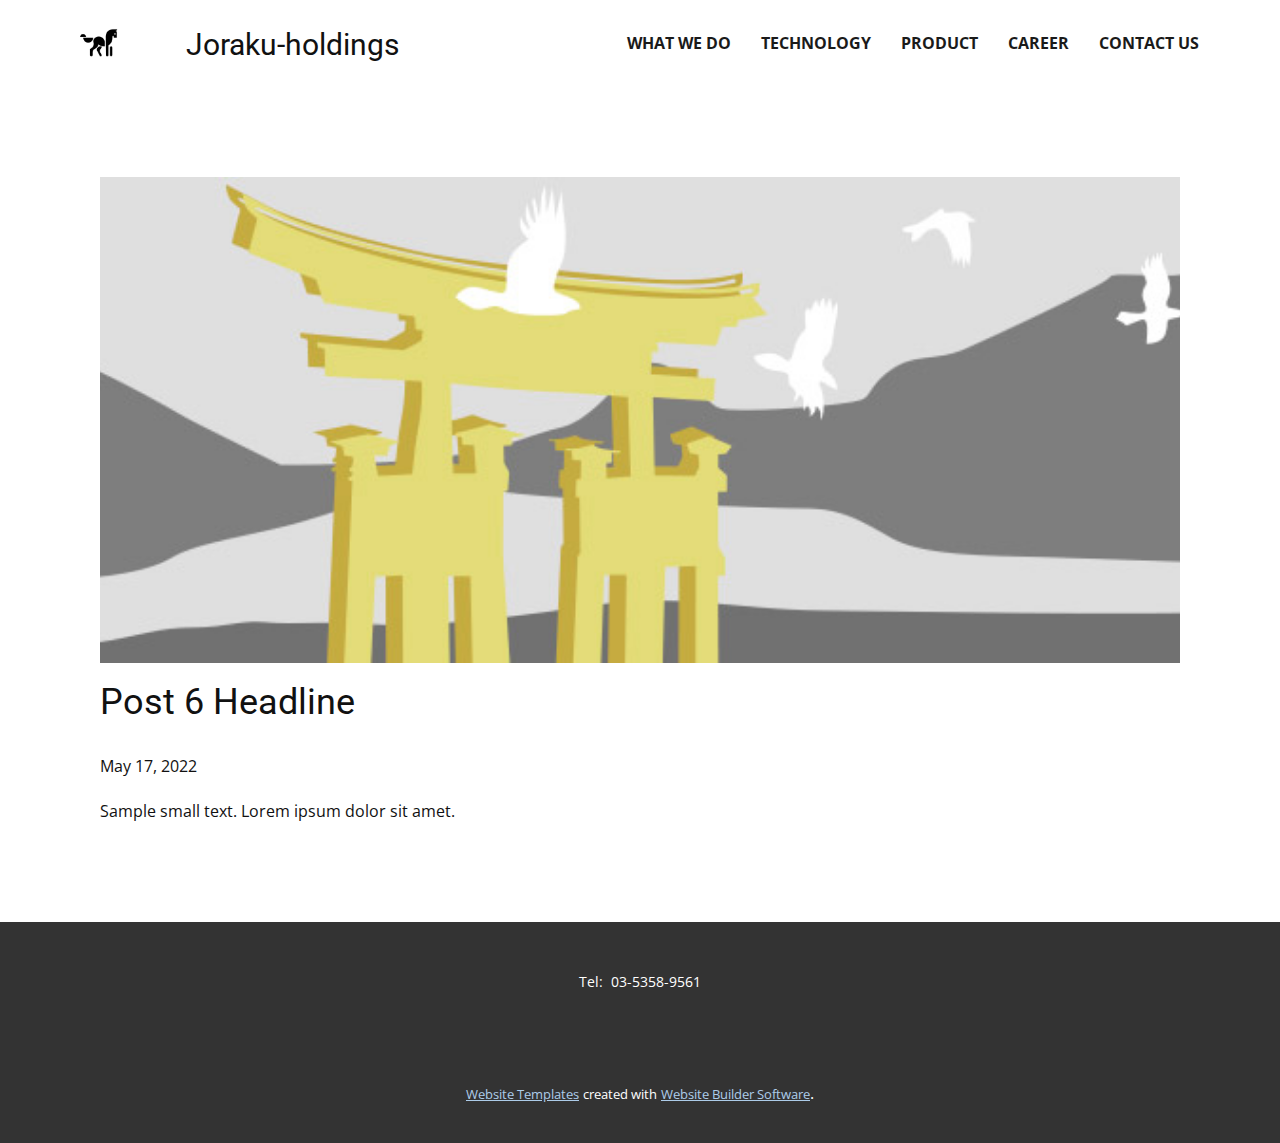
<file: blog/post-5.html>
<!doctype html>
<html style="font-size: 16px;"><head>
    <meta name="viewport" content="width=device-width, initial-scale=1.0">
    <meta charset="utf-8">
    <meta name="keywords" content="Post 1 Headline">
    <meta name="description" content="">
    <meta name="page_type" content="np-template-header-footer-from-plugin">
    <title>Post 6 Headline</title>
    <link rel="stylesheet" href="../nicepage.css" media="screen">
<link rel="stylesheet" href="../Post-Template.css" media="screen">
    <script class="u-script" type="text/javascript" src="../jquery.js" defer=""></script>
    <script class="u-script" type="text/javascript" src="../nicepage.js" defer=""></script>
    <meta name="generator" content="Nicepage 4.10.5, nicepage.com">
    <link id="u-theme-google-font" rel="stylesheet" href="https://fonts.googleapis.com/css?family=Roboto:100,100i,300,300i,400,400i,500,500i,700,700i,900,900i|Open+Sans:300,300i,400,400i,500,500i,600,600i,700,700i,800,800i">
    
    
    <script type="application/ld+json">{
		"@context": "http://schema.org",
		"@type": "Organization",
		"name": "",
		"logo": "images/Horse.png"
}</script>
    <meta name="theme-color" content="#478ac9">
  </head>
  <body class="u-body u-xl-mode"><header class="u-clearfix u-header u-header" id="sec-9993"><div class="u-clearfix u-sheet u-valign-middle u-sheet-1">
        <a href="https://nicepage.com" class="u-image u-logo u-image-1" data-image-width="800" data-image-height="600">
          <img src="../images/Horse.png" class="u-logo-image u-logo-image-1">
        </a>
        <nav class="u-menu u-menu-dropdown u-offcanvas u-menu-1">
          <div class="menu-collapse" style="font-size: 1rem; letter-spacing: 0px; font-weight: 700; text-transform: uppercase;">
            <a class="u-button-style u-custom-active-border-color u-custom-border u-custom-border-color u-custom-borders u-custom-hover-border-color u-custom-left-right-menu-spacing u-custom-padding-bottom u-custom-text-active-color u-custom-text-color u-custom-text-hover-color u-custom-top-bottom-menu-spacing u-nav-link u-text-active-palette-1-base u-text-hover-palette-2-base" href="#">
              <svg class="u-svg-link" viewBox="0 0 24 24"><use xmlns:xlink="http://www.w3.org/1999/xlink" xlink:href="#menu-hamburger"></use></svg>
              <svg class="u-svg-content" version="1.1" id="menu-hamburger" viewBox="0 0 16 16" x="0px" y="0px" xmlns:xlink="http://www.w3.org/1999/xlink" xmlns="http://www.w3.org/2000/svg"><g><rect y="1" width="16" height="2"></rect><rect y="7" width="16" height="2"></rect><rect y="13" width="16" height="2"></rect>
</g></svg>
            </a>
          </div>
          <div class="u-custom-menu u-nav-container">
            <ul class="u-nav u-spacing-30 u-unstyled u-nav-1"><li class="u-nav-item"><a class="u-border-2 u-border-active-grey-90 u-border-hover-grey-50 u-border-no-left u-border-no-right u-border-no-top u-button-style u-nav-link u-text-active-grey-90 u-text-grey-90 u-text-hover-grey-90" href="../What-We-Do.html#sec-f9d8" data-page-id="50193155" style="padding: 10px 0px;">What We Do</a>
</li><li class="u-nav-item"><a class="u-border-2 u-border-active-grey-90 u-border-hover-grey-50 u-border-no-left u-border-no-right u-border-no-top u-button-style u-nav-link u-text-active-grey-90 u-text-grey-90 u-text-hover-grey-90" href="../What-We-Do.html#carousel_5ddf" data-page-id="50193155" style="padding: 10px 0px;">Technology</a>
</li><li class="u-nav-item"><a class="u-border-2 u-border-active-grey-90 u-border-hover-grey-50 u-border-no-left u-border-no-right u-border-no-top u-button-style u-nav-link u-text-active-grey-90 u-text-grey-90 u-text-hover-grey-90" href="../What-We-Do.html#carousel_ca67" data-page-id="50193155" style="padding: 10px 0px;">Product</a>
</li><li class="u-nav-item"><a class="u-border-2 u-border-active-grey-90 u-border-hover-grey-50 u-border-no-left u-border-no-right u-border-no-top u-button-style u-nav-link u-text-active-grey-90 u-text-grey-90 u-text-hover-grey-90" href="../What-We-Do.html#carousel_d6a1" data-page-id="50193155" style="padding: 10px 0px;">Career</a>
</li><li class="u-nav-item"><a class="u-border-2 u-border-active-grey-90 u-border-hover-grey-50 u-border-no-left u-border-no-right u-border-no-top u-button-style u-nav-link u-text-active-grey-90 u-text-grey-90 u-text-hover-grey-90" href="../What-We-Do.html#carousel_13d1" data-page-id="50193155" style="padding: 10px 0px;">Contact Us</a>
</li></ul>
          </div>
          <div class="u-custom-menu u-nav-container-collapse">
            <div class="u-black u-container-style u-inner-container-layout u-opacity u-opacity-95 u-sidenav">
              <div class="u-inner-container-layout u-sidenav-overflow">
                <div class="u-menu-close"></div>
                <ul class="u-align-center u-nav u-popupmenu-items u-unstyled u-nav-2"><li class="u-nav-item"><a class="u-button-style u-nav-link" href="../What-We-Do.html#sec-f9d8" data-page-id="50193155">What We Do</a>
</li><li class="u-nav-item"><a class="u-button-style u-nav-link" href="../What-We-Do.html#carousel_5ddf" data-page-id="50193155">Technology</a>
</li><li class="u-nav-item"><a class="u-button-style u-nav-link" href="../What-We-Do.html#carousel_ca67" data-page-id="50193155">Product</a>
</li><li class="u-nav-item"><a class="u-button-style u-nav-link" href="../What-We-Do.html#carousel_d6a1" data-page-id="50193155">Career</a>
</li><li class="u-nav-item"><a class="u-button-style u-nav-link" href="../What-We-Do.html#carousel_13d1" data-page-id="50193155">Contact Us</a>
</li></ul>
              </div>
            </div>
            <div class="u-black u-menu-overlay u-opacity u-opacity-70"></div>
          </div>
        </nav>
        <h3 class="u-text u-text-default u-text-1"> Joraku-holdings</h3>
      </div></header>
    <section class="u-align-center u-clearfix u-section-1" id="sec-6729">
      <div class="u-clearfix u-sheet u-valign-middle-md u-valign-middle-sm u-valign-middle-xs u-sheet-1"><!--post_details--><!--post_details_options_json--><!--{"source":""}--><!--/post_details_options_json--><!--blog_post-->
        <div class="u-container-style u-expanded-width u-post-details u-post-details-1">
          <div class="u-container-layout u-valign-middle u-container-layout-1"><!--blog_post_image-->
            <img alt="" class="u-blog-control u-expanded-width u-image u-image-default u-image-1" src="[data-uri]"><!--/blog_post_image--><!--blog_post_header-->
            <h2 class="u-blog-control u-text u-text-1">Post 6 Headline</h2><!--/blog_post_header--><!--blog_post_metadata-->
            <div class="u-blog-control u-metadata u-metadata-1"><!--blog_post_metadata_date-->
              <span class="u-meta-date u-meta-icon">May 17, 2022</span><!--/blog_post_metadata_date--><!--blog_post_metadata_category-->
              <!--/blog_post_metadata_category--><!--blog_post_metadata_comments-->
              <!--/blog_post_metadata_comments-->
            </div><!--/blog_post_metadata--><!--blog_post_content-->
            <div class="u-align-justify u-blog-control u-post-content u-text u-text-2 fr-view">
  Sample small text. Lorem ipsum dolor sit amet.
  </div><!--/blog_post_content-->
          </div>
        </div><!--/blog_post--><!--/post_details-->
      </div>
    </section>
    
    
    <footer class="u-align-center u-clearfix u-footer u-grey-80 u-footer" id="sec-9690"><div class="u-clearfix u-sheet u-sheet-1">
        <p class="u-small-text u-text u-text-variant u-text-1">Tel: ​ 03-5358-9561<br>
        </p>
      </div></footer>
    <section class="u-backlink u-clearfix u-grey-80">
      <a class="u-link" href="https://nicepage.com/website-templates" target="_blank">
        <span>Website Templates</span>
      </a>
      <p class="u-text">
        <span>created with</span>
      </p>
      <a class="u-link" href="" target="_blank">
        <span>Website Builder Software</span>
      </a>. 
    </section>
  
</body></html>
</file>
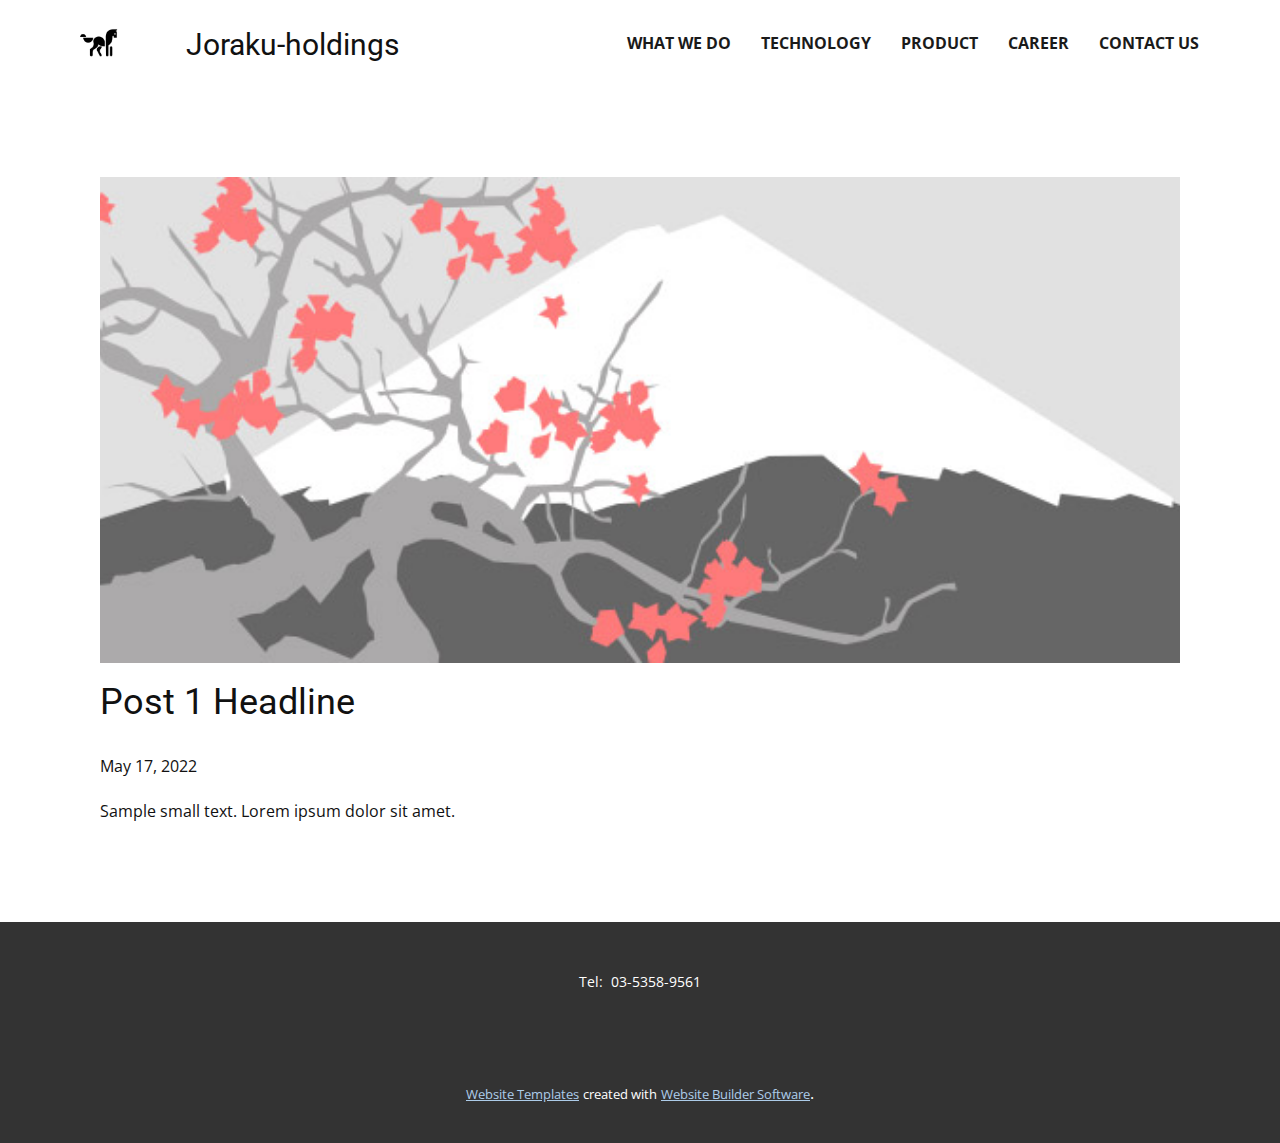
<file: blog/post.html>
<!doctype html>
<html style="font-size: 16px;"><head>
    <meta name="viewport" content="width=device-width, initial-scale=1.0">
    <meta charset="utf-8">
    <meta name="keywords" content="Post 1 Headline">
    <meta name="description" content="">
    <meta name="page_type" content="np-template-header-footer-from-plugin">
    <title>Post 1 Headline</title>
    <link rel="stylesheet" href="../nicepage.css" media="screen">
<link rel="stylesheet" href="../Post-Template.css" media="screen">
    <script class="u-script" type="text/javascript" src="../jquery.js" defer=""></script>
    <script class="u-script" type="text/javascript" src="../nicepage.js" defer=""></script>
    <meta name="generator" content="Nicepage 4.10.5, nicepage.com">
    <link id="u-theme-google-font" rel="stylesheet" href="https://fonts.googleapis.com/css?family=Roboto:100,100i,300,300i,400,400i,500,500i,700,700i,900,900i|Open+Sans:300,300i,400,400i,500,500i,600,600i,700,700i,800,800i">
    
    
    <script type="application/ld+json">{
		"@context": "http://schema.org",
		"@type": "Organization",
		"name": "",
		"logo": "images/Horse.png"
}</script>
    <meta name="theme-color" content="#478ac9">
  </head>
  <body class="u-body u-xl-mode"><header class="u-clearfix u-header u-header" id="sec-9993"><div class="u-clearfix u-sheet u-valign-middle u-sheet-1">
        <a href="https://nicepage.com" class="u-image u-logo u-image-1" data-image-width="800" data-image-height="600">
          <img src="../images/Horse.png" class="u-logo-image u-logo-image-1">
        </a>
        <nav class="u-menu u-menu-dropdown u-offcanvas u-menu-1">
          <div class="menu-collapse" style="font-size: 1rem; letter-spacing: 0px; font-weight: 700; text-transform: uppercase;">
            <a class="u-button-style u-custom-active-border-color u-custom-border u-custom-border-color u-custom-borders u-custom-hover-border-color u-custom-left-right-menu-spacing u-custom-padding-bottom u-custom-text-active-color u-custom-text-color u-custom-text-hover-color u-custom-top-bottom-menu-spacing u-nav-link u-text-active-palette-1-base u-text-hover-palette-2-base" href="#">
              <svg class="u-svg-link" viewBox="0 0 24 24"><use xmlns:xlink="http://www.w3.org/1999/xlink" xlink:href="#menu-hamburger"></use></svg>
              <svg class="u-svg-content" version="1.1" id="menu-hamburger" viewBox="0 0 16 16" x="0px" y="0px" xmlns:xlink="http://www.w3.org/1999/xlink" xmlns="http://www.w3.org/2000/svg"><g><rect y="1" width="16" height="2"></rect><rect y="7" width="16" height="2"></rect><rect y="13" width="16" height="2"></rect>
</g></svg>
            </a>
          </div>
          <div class="u-custom-menu u-nav-container">
            <ul class="u-nav u-spacing-30 u-unstyled u-nav-1"><li class="u-nav-item"><a class="u-border-2 u-border-active-grey-90 u-border-hover-grey-50 u-border-no-left u-border-no-right u-border-no-top u-button-style u-nav-link u-text-active-grey-90 u-text-grey-90 u-text-hover-grey-90" href="../What-We-Do.html#sec-f9d8" data-page-id="50193155" style="padding: 10px 0px;">What We Do</a>
</li><li class="u-nav-item"><a class="u-border-2 u-border-active-grey-90 u-border-hover-grey-50 u-border-no-left u-border-no-right u-border-no-top u-button-style u-nav-link u-text-active-grey-90 u-text-grey-90 u-text-hover-grey-90" href="../What-We-Do.html#carousel_5ddf" data-page-id="50193155" style="padding: 10px 0px;">Technology</a>
</li><li class="u-nav-item"><a class="u-border-2 u-border-active-grey-90 u-border-hover-grey-50 u-border-no-left u-border-no-right u-border-no-top u-button-style u-nav-link u-text-active-grey-90 u-text-grey-90 u-text-hover-grey-90" href="../What-We-Do.html#carousel_ca67" data-page-id="50193155" style="padding: 10px 0px;">Product</a>
</li><li class="u-nav-item"><a class="u-border-2 u-border-active-grey-90 u-border-hover-grey-50 u-border-no-left u-border-no-right u-border-no-top u-button-style u-nav-link u-text-active-grey-90 u-text-grey-90 u-text-hover-grey-90" href="../What-We-Do.html#carousel_d6a1" data-page-id="50193155" style="padding: 10px 0px;">Career</a>
</li><li class="u-nav-item"><a class="u-border-2 u-border-active-grey-90 u-border-hover-grey-50 u-border-no-left u-border-no-right u-border-no-top u-button-style u-nav-link u-text-active-grey-90 u-text-grey-90 u-text-hover-grey-90" href="../What-We-Do.html#carousel_13d1" data-page-id="50193155" style="padding: 10px 0px;">Contact Us</a>
</li></ul>
          </div>
          <div class="u-custom-menu u-nav-container-collapse">
            <div class="u-black u-container-style u-inner-container-layout u-opacity u-opacity-95 u-sidenav">
              <div class="u-inner-container-layout u-sidenav-overflow">
                <div class="u-menu-close"></div>
                <ul class="u-align-center u-nav u-popupmenu-items u-unstyled u-nav-2"><li class="u-nav-item"><a class="u-button-style u-nav-link" href="../What-We-Do.html#sec-f9d8" data-page-id="50193155">What We Do</a>
</li><li class="u-nav-item"><a class="u-button-style u-nav-link" href="../What-We-Do.html#carousel_5ddf" data-page-id="50193155">Technology</a>
</li><li class="u-nav-item"><a class="u-button-style u-nav-link" href="../What-We-Do.html#carousel_ca67" data-page-id="50193155">Product</a>
</li><li class="u-nav-item"><a class="u-button-style u-nav-link" href="../What-We-Do.html#carousel_d6a1" data-page-id="50193155">Career</a>
</li><li class="u-nav-item"><a class="u-button-style u-nav-link" href="../What-We-Do.html#carousel_13d1" data-page-id="50193155">Contact Us</a>
</li></ul>
              </div>
            </div>
            <div class="u-black u-menu-overlay u-opacity u-opacity-70"></div>
          </div>
        </nav>
        <h3 class="u-text u-text-default u-text-1"> Joraku-holdings</h3>
      </div></header>
    <section class="u-align-center u-clearfix u-section-1" id="sec-6729">
      <div class="u-clearfix u-sheet u-valign-middle-md u-valign-middle-sm u-valign-middle-xs u-sheet-1"><!--post_details--><!--post_details_options_json--><!--{"source":""}--><!--/post_details_options_json--><!--blog_post-->
        <div class="u-container-style u-expanded-width u-post-details u-post-details-1">
          <div class="u-container-layout u-valign-middle u-container-layout-1"><!--blog_post_image-->
            <img alt="" class="u-blog-control u-expanded-width u-image u-image-default u-image-1" src="[data-uri]"><!--/blog_post_image--><!--blog_post_header-->
            <h2 class="u-blog-control u-text u-text-1">Post 1 Headline</h2><!--/blog_post_header--><!--blog_post_metadata-->
            <div class="u-blog-control u-metadata u-metadata-1"><!--blog_post_metadata_date-->
              <span class="u-meta-date u-meta-icon">May 17, 2022</span><!--/blog_post_metadata_date--><!--blog_post_metadata_category-->
              <!--/blog_post_metadata_category--><!--blog_post_metadata_comments-->
              <!--/blog_post_metadata_comments-->
            </div><!--/blog_post_metadata--><!--blog_post_content-->
            <div class="u-align-justify u-blog-control u-post-content u-text u-text-2 fr-view">
  Sample small text. Lorem ipsum dolor sit amet.
  </div><!--/blog_post_content-->
          </div>
        </div><!--/blog_post--><!--/post_details-->
      </div>
    </section>
    
    
    <footer class="u-align-center u-clearfix u-footer u-grey-80 u-footer" id="sec-9690"><div class="u-clearfix u-sheet u-sheet-1">
        <p class="u-small-text u-text u-text-variant u-text-1">Tel: ​ 03-5358-9561<br>
        </p>
      </div></footer>
    <section class="u-backlink u-clearfix u-grey-80">
      <a class="u-link" href="https://nicepage.com/website-templates" target="_blank">
        <span>Website Templates</span>
      </a>
      <p class="u-text">
        <span>created with</span>
      </p>
      <a class="u-link" href="" target="_blank">
        <span>Website Builder Software</span>
      </a>. 
    </section>
  
</body></html>
</file>
